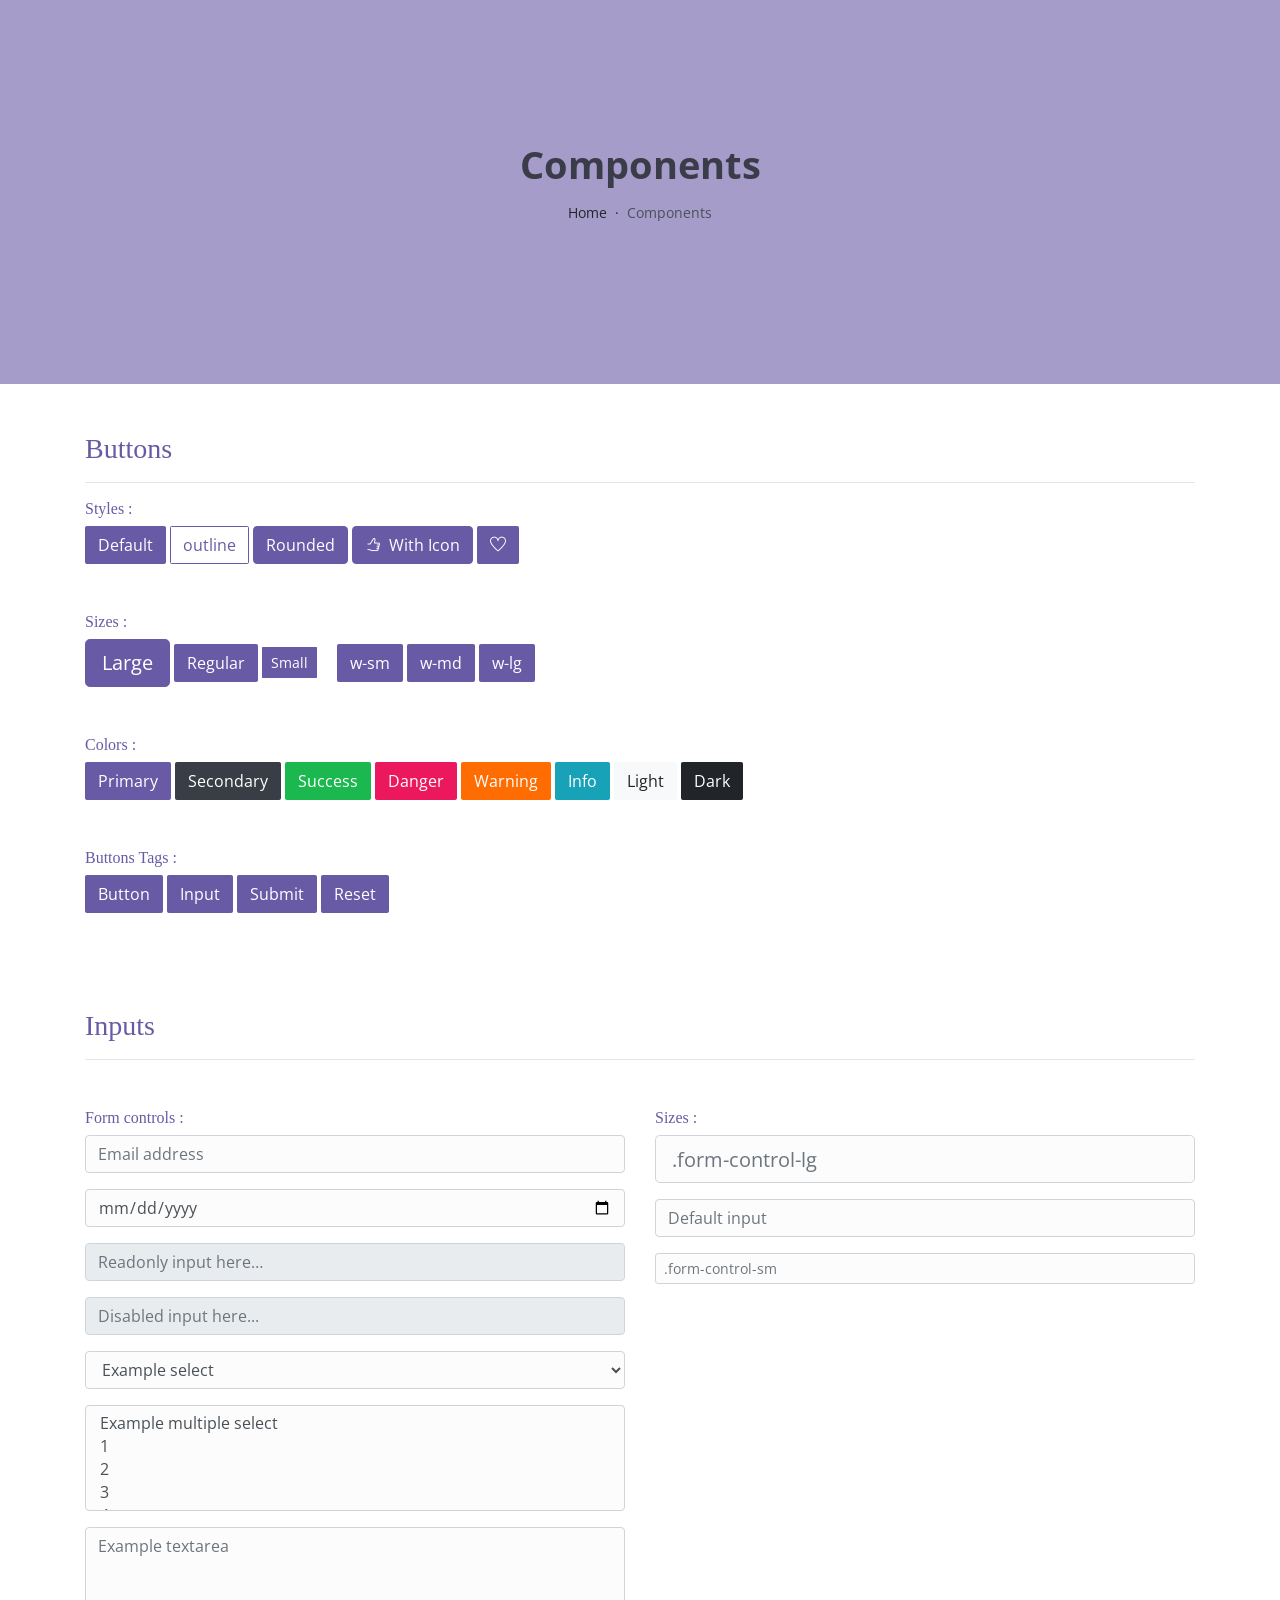
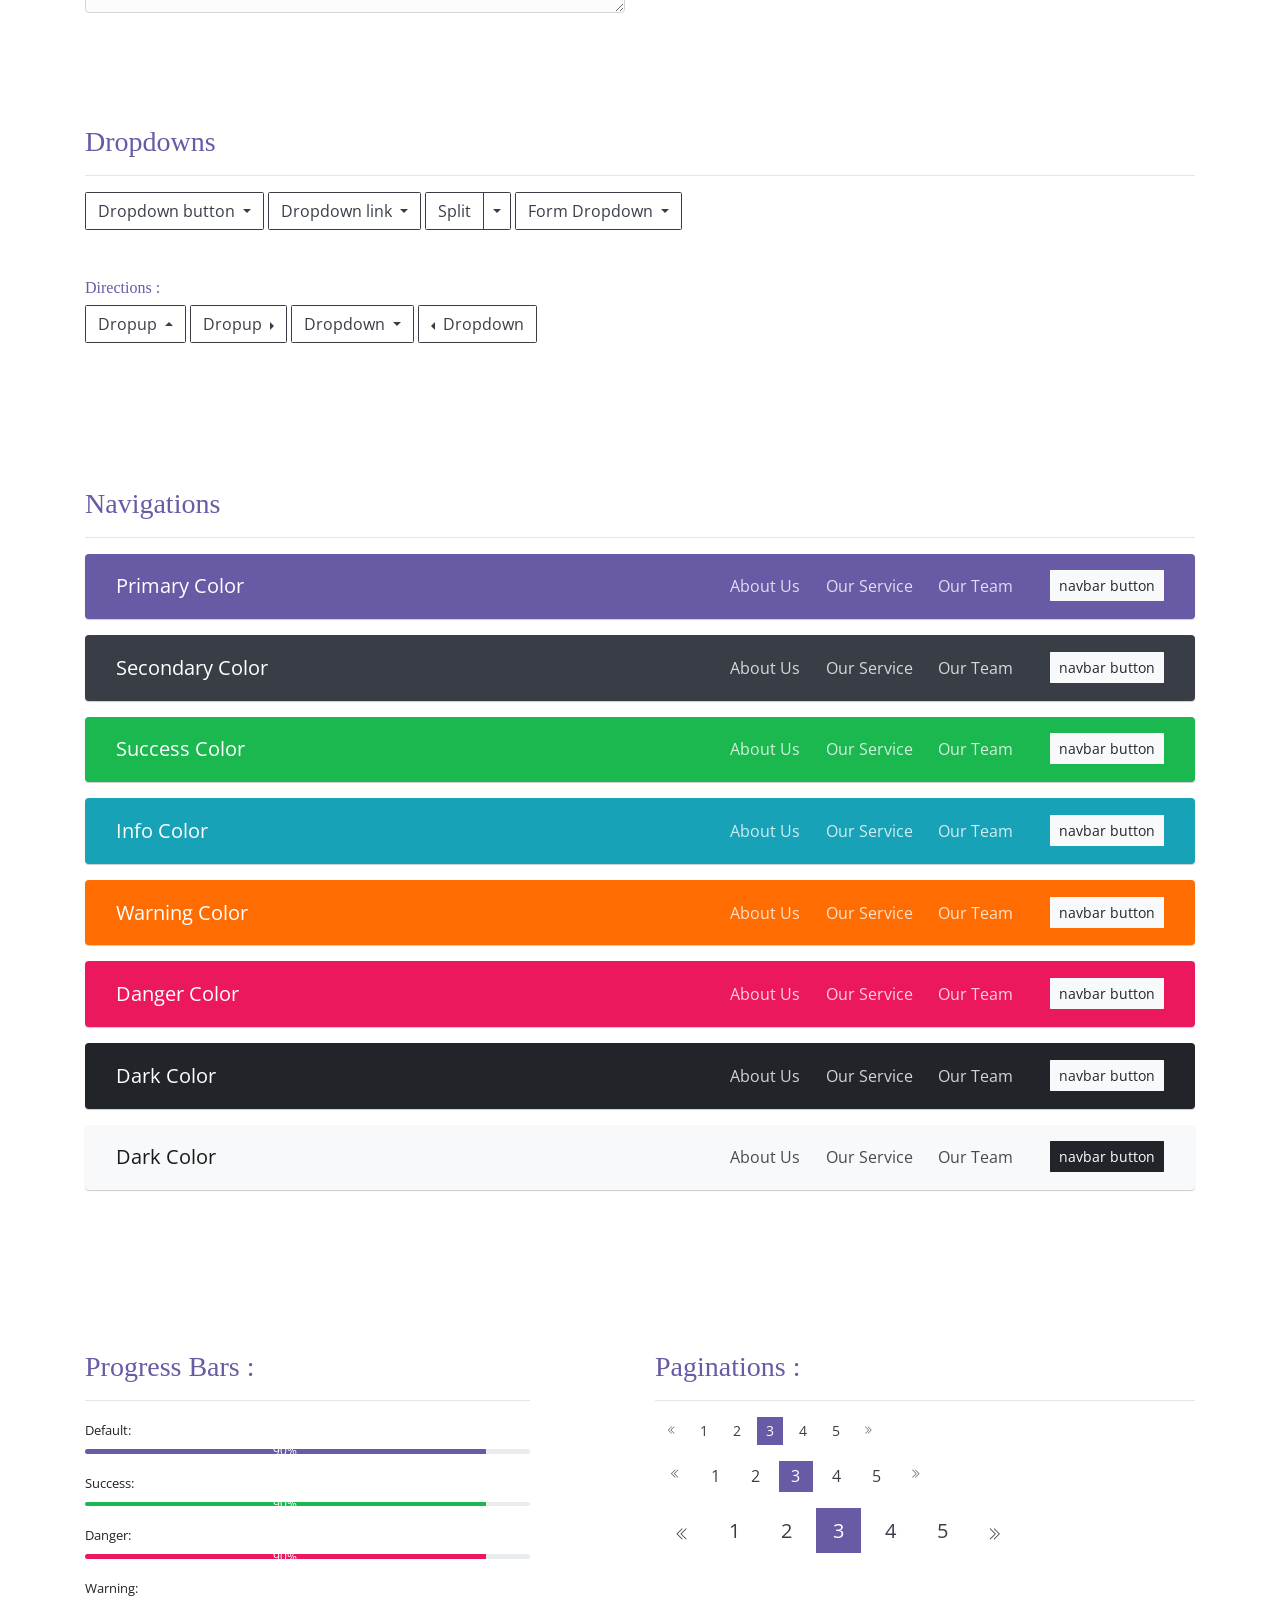
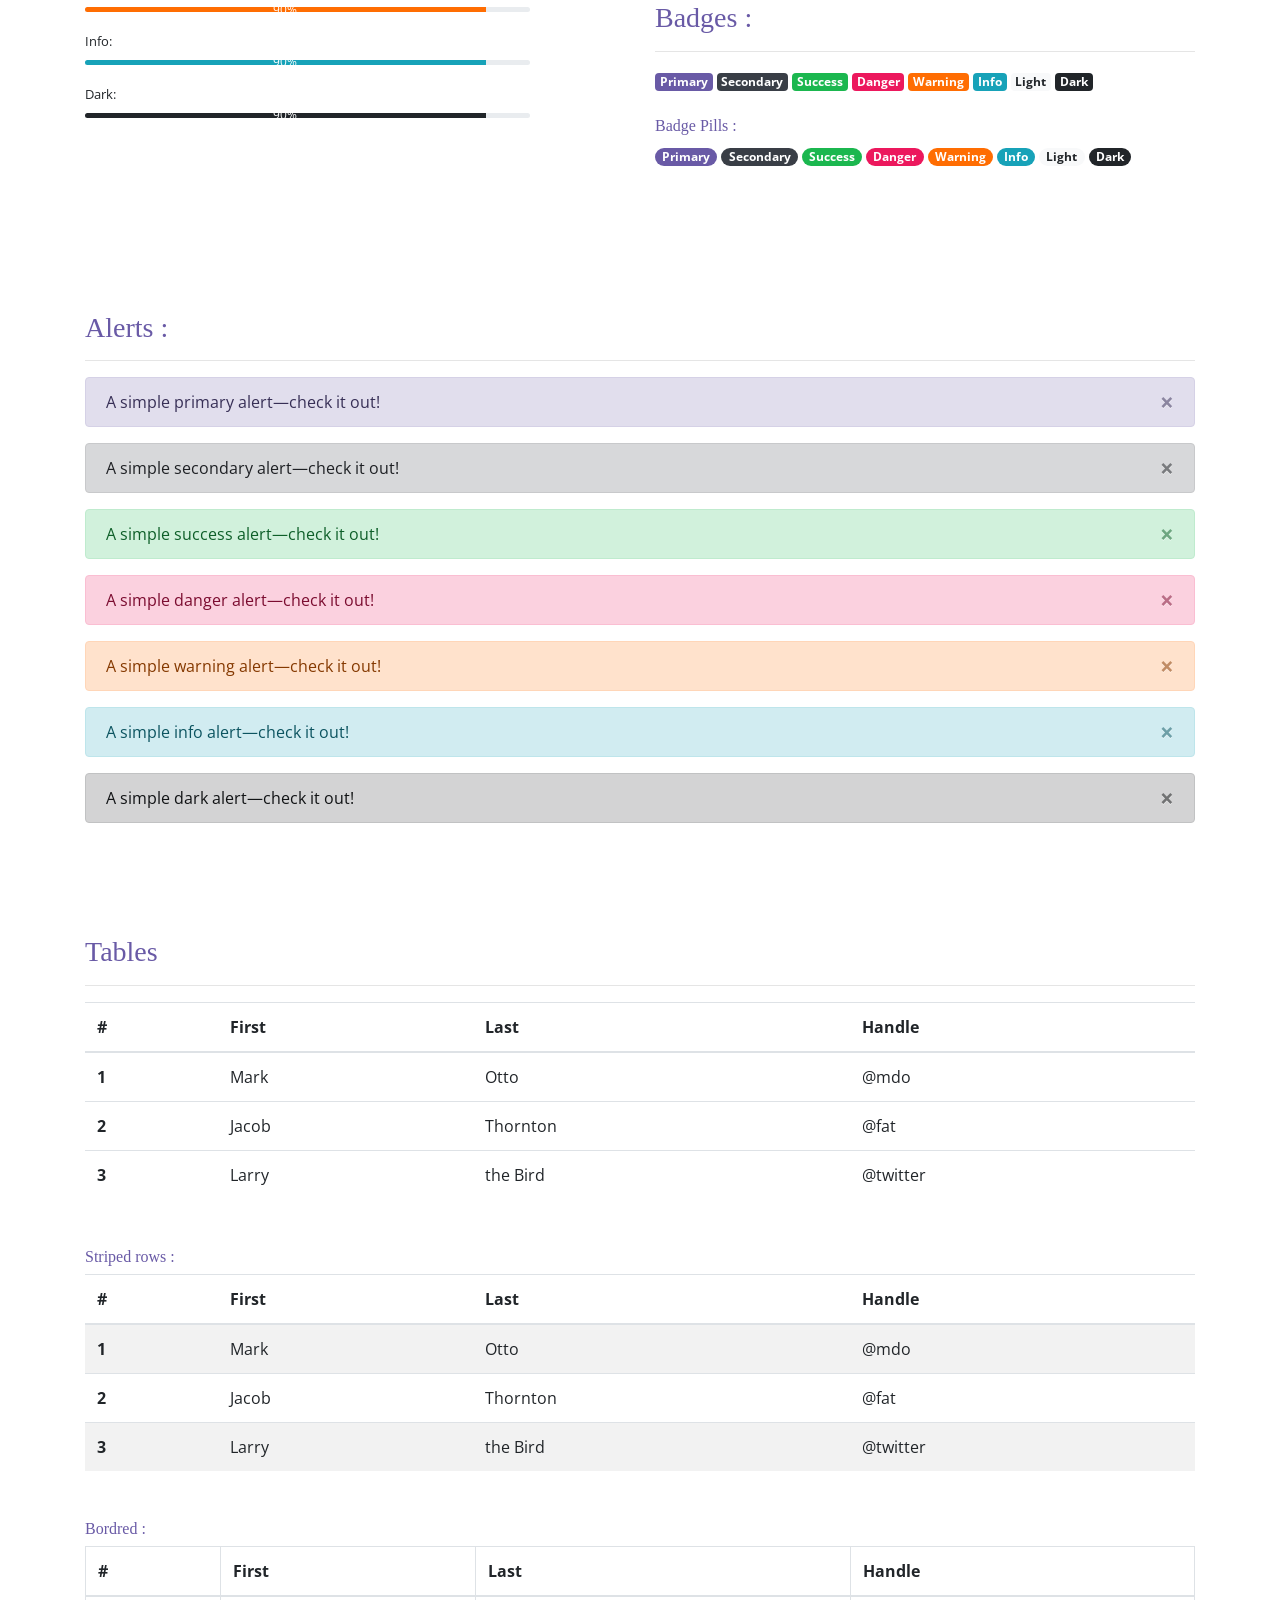
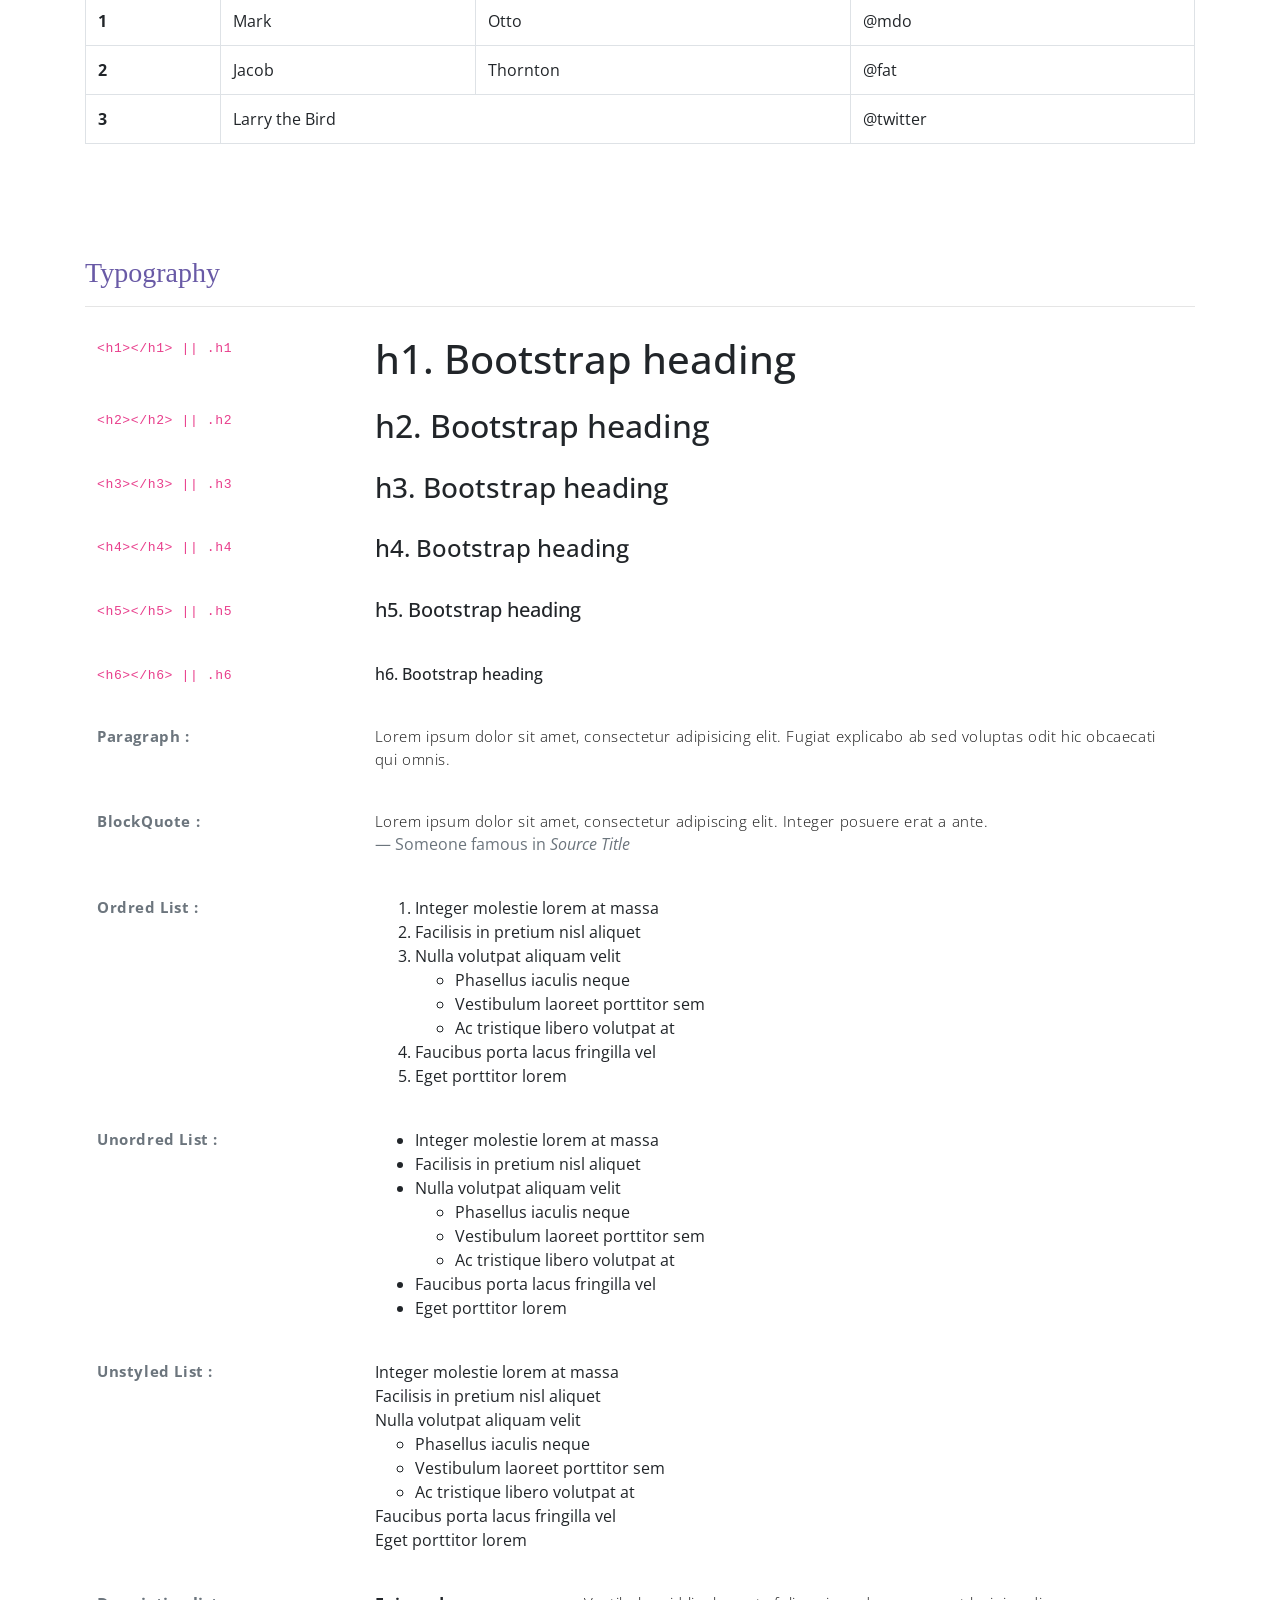
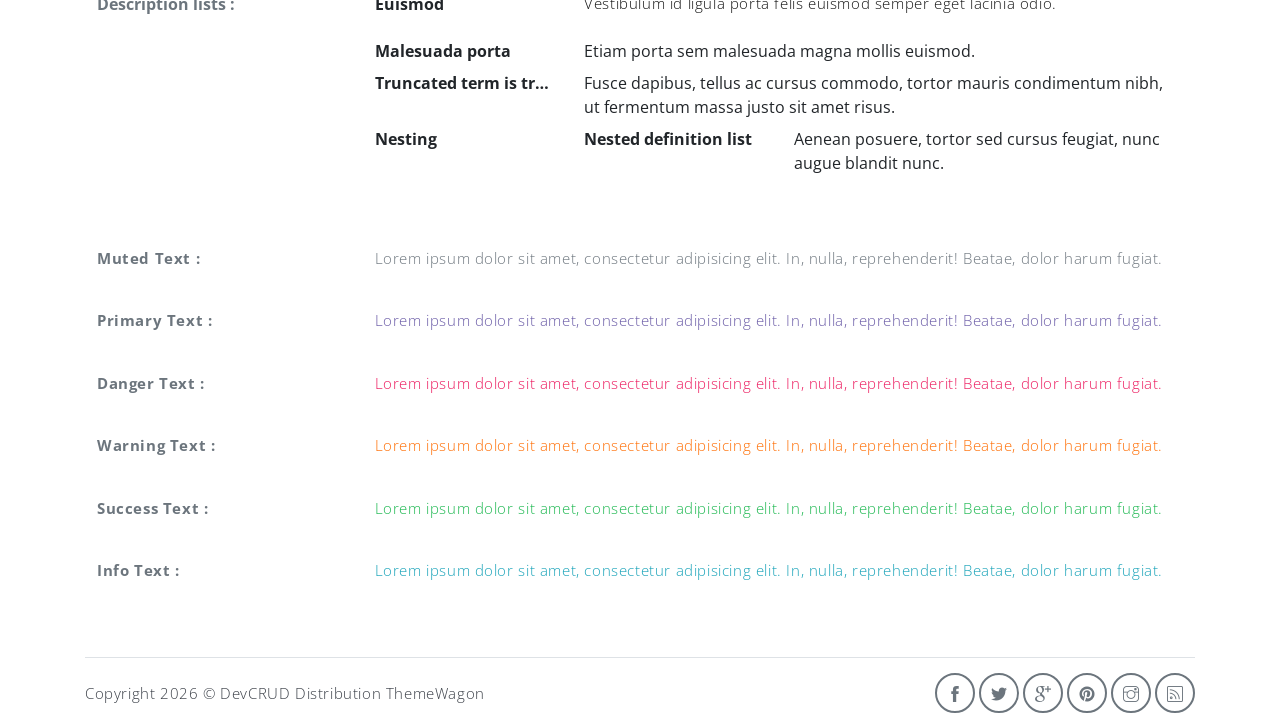
<file: components.html>
<!DOCTYPE html>
<html lang="en">

<head>
   <meta charset="utf-8">
   <meta name="viewport" content="width=device-width, initial-scale=1, shrink-to-fit=no">
   <meta name="description" content="Start your development with Meyawo landing page.">
   <meta name="author" content="Devcrud">
   <title>Meyawo Landing page | Components</title>
   <!-- font icons -->
   <link rel="stylesheet" href="assets/vendors/themify-icons/css/themify-icons.css">
   <!-- Bootstrap + Steller  -->
   <link rel="stylesheet" href="assets/css/meyawo.css">
</head>

<body>

   <!-- Page Header -->
   <header class="header header-mini">
      <div class="header-title">Components</div>
      <nav aria-label="breadcrumb">
         <ol class="breadcrumb">
            <li class="breadcrumb-item"><a href="/">Home</a></li>
            <li class="breadcrumb-item active" aria-current="page">Components</li>
         </ol>
      </nav>
   </header> <!-- End Of Page Header -->

   <!-- main content -->
   <div class="container">

      <!-- Buttons -->
      <h3 class="mt-5">Buttons</h3>
      <hr>
      <h6 class="section-secondary-title">Styles :</h6>
      <button class="btn btn-primary">Default</button>
      <button class="btn btn-outline-primary">outline</button>
      <button class="btn btn-primary rounded">Rounded</button>
      <button class="btn btn-primary rounded"><i class="ti-thumb-up pr-1"></i> With Icon</button>
      <button class="btn btn-primary circle"><i class="ti-heart"></i></button>

      <h6 class="section-secondary-title mt-5">Sizes :</h6>
      <button class="btn btn-primary btn-lg">Large</button>
      <button class="btn btn-primary ">Regular</button>
      <button class="btn btn-primary btn-sm">Small</button>
      <button class="btn btn-primary w-sm ml-3">w-sm</button>
      <button class="btn btn-primary w-md">w-md</button>
      <button class="btn btn-primary w-lg">w-lg</button>

      <h6 class="section-secondary-title mt-5">Colors :</h6>
      <button type="button" class="btn btn-primary">Primary</button>
      <button type="button" class="btn btn-secondary">Secondary</button>
      <button type="button" class="btn btn-success">Success</button>
      <button type="button" class="btn btn-danger">Danger</button>
      <button type="button" class="btn btn-warning">Warning</button>
      <button type="button" class="btn btn-info">Info</button>
      <button type="button" class="btn btn-light">Light</button>
      <button type="button" class="btn btn-dark">Dark</button>

      <h6 class="section-secondary-title mt-5">Buttons Tags :</h6>
      <button class="btn btn-primary" type="submit">Button</button>
      <input class="btn btn-primary" type="button" value="Input">
      <input class="btn btn-primary" type="submit" value="Submit">
      <input class="btn btn-primary" type="reset" value="Reset">

      <!-- devider -->
      <div class="py-5"></div>

      <!-- Inputs -->
      <h3>Inputs</h3>
      <hr>
      <div class="row mt-5">
         <div class="col-md-6">
            <h6 class="section-secondary-title">Form controls :</h6>
            <div class="form-group">
               <input type="email" class="form-control" id="exampleFormControlInput1" placeholder="Email address">
            </div>
            <div class="form-group">
               <input type="date" class="form-control" id="exampleFormControlInput1" placeholder="Date">
            </div>
            <div class="form-group">
               <input class="form-control" type="text" placeholder="Readonly input here…" readonly>
            </div>
            <div class="form-group">
               <input class="form-control" id="disabledInput" type="text" placeholder="Disabled input here..." disabled>
            </div>
            <div class="form-group">
               <select class="form-control" id="exampleFormControlSelect1">
                  <option>Example select</option>
                  <option>1</option>
                  <option>2</option>
                  <option>3</option>
                  <option>4</option>
                  <option>5</option>
               </select>
            </div>
            <div class="form-group">
               <select multiple class="form-control" id="exampleFormControlSelect2">
                  <option>Example multiple select</option>
                  <option>1</option>
                  <option>2</option>
                  <option>3</option>
                  <option>4</option>
                  <option>5</option>
               </select>
            </div>
            <div class="form-group">
               <textarea class="form-control" id="exampleFormControlTextarea1" rows="3"
                  placeholder="Example textarea"></textarea>
            </div>
         </div>
         <div class="col-md-6">
            <h6 class="section-secondary-title">Sizes :</h6>
            <div class="form-group">
               <input class="form-control form-control-lg" type="text" placeholder=".form-control-lg">
            </div>
            <div class="form-group">
               <input class="form-control" type="text" placeholder="Default input">
            </div>
            <div class="form-group">
               <input class="form-control form-control-sm" type="text" placeholder=".form-control-sm">
            </div>
         </div>
      </div> <!-- end of inputs -->

      <!-- devider -->
      <div class="py-5"></div>

      <!-- Dropdowns -->
      <h3 class="components-section-title font-weight-normal">Dropdowns</h3>
      <hr>
      <div class="dropdown d-inline-block">
         <button class="btn btn-outline-secondary dropdown-toggle" type="button" id="dropdownMenuButton"
            data-toggle="dropdown" aria-haspopup="true" aria-expanded="false">
            Dropdown button
         </button>
         <div class="dropdown-menu" aria-labelledby="dropdownMenuButton">
            <a class="dropdown-item" href="#">Action</a>
            <a class="dropdown-item" href="#">Another action</a>
            <a class="dropdown-item" href="#">Something else here</a>
         </div>
      </div>
      <div class="dropdown d-inline-block">
         <a class="btn btn-outline-secondary dropdown-toggle" href="#" role="button" id="dropdownMenuLink"
            data-toggle="dropdown" aria-haspopup="true" aria-expanded="false">
            Dropdown link
         </a>
         <div class="dropdown-menu" aria-labelledby="dropdownMenuLink">
            <a class="dropdown-item" href="#">Action</a>
            <a class="dropdown-item" href="#">Another action</a>
            <a class="dropdown-item" href="#">Something else here</a>
         </div>
      </div>
      <div class="btn-group">
         <button type="button" class="btn btn-outline-secondary">Split</button>
         <button type="button" class="btn btn-outline-secondary dropdown-toggle dropdown-toggle-split"
            data-toggle="dropdown" aria-haspopup="true" aria-expanded="false">
            <span class="sr-only">Toggle Dropdown</span>
         </button>
         <div class="dropdown-menu">
            <a class="dropdown-item" href="#">Action</a>
            <a class="dropdown-item" href="#">Another action</a>
            <a class="dropdown-item" href="#">Something else here</a>
            <div class="dropdown-divider"></div>
            <a class="dropdown-item" href="#">Separated link</a>
         </div>
      </div>
      <div class="btn-group">
         <button class="btn btn-outline-secondary dropdown-toggle" type="button" id="dropdownMenuButton"
            data-toggle="dropdown" aria-haspopup="true" aria-expanded="false">
            Form Dropdown
         </button>
         <div class="dropdown-menu form">
            <form class="px-4 py-3">
               <div class="form-group">
                  <input type="email" class="form-control" id="exampleDropdownFormEmail1"
                     placeholder="email@example.com">
               </div>
               <div class="form-group">
                  <input type="password" class="form-control" id="exampleDropdownFormPassword1" placeholder="Password">
               </div>
               <div class="form-check mb-3">
                  <input type="checkbox" class="form-check-input" id="dropdownCheck">
                  <label class="form-check-label" for="dropdownCheck">
                     Remember me
                  </label>
               </div>
               <button type="submit" class="btn btn-primary btn-block">Sign in</button>
            </form>
            <div class="dropdown-divider"></div>
            <a class="dropdown-item" href="#"><small>New around here? Sign up</small></a>
            <a class="dropdown-item" href="#"><small>Forgot password?</small></a>
         </div>
      </div>
      <h6 class="section-secondary-title mt-5">Directions :</h6>
      <div class="btn-group dropup">
         <button type="button" class="btn btn-outline-secondary dropdown-toggle" data-toggle="dropdown"
            aria-haspopup="true" aria-expanded="false">
            Dropup
         </button>
         <div class="dropdown-menu">
            <a class="dropdown-item" href="#">Action</a>
            <a class="dropdown-item" href="#">Another action</a>
            <a class="dropdown-item" href="#">Something else here</a>
            <div class="dropdown-divider"></div>
            <a class="dropdown-item" href="#">Separated link</a>
         </div>
      </div>
      <div class="btn-group dropright">
         <button type="button" class="btn btn-outline-secondary dropdown-toggle" data-toggle="dropdown"
            aria-haspopup="true" aria-expanded="false">
            Dropup
         </button>
         <div class="dropdown-menu">
            <a class="dropdown-item" href="#">Action</a>
            <a class="dropdown-item" href="#">Another action</a>
            <a class="dropdown-item" href="#">Something else here</a>
            <div class="dropdown-divider"></div>
            <a class="dropdown-item" href="#">Separated link</a>
         </div>
      </div>
      <div class="btn-group">
         <button type="button" class="btn btn-outline-secondary dropdown-toggle" data-toggle="dropdown"
            aria-haspopup="true" aria-expanded="false">
            Dropdown
         </button>
         <div class="dropdown-menu">
            <a class="dropdown-item" href="#">Action</a>
            <a class="dropdown-item" href="#">Another action</a>
            <a class="dropdown-item" href="#">Something else here</a>
            <div class="dropdown-divider"></div>
            <a class="dropdown-item" href="#">Separated link</a>
         </div>
      </div>
      <div class="btn-group dropleft">
         <button type="button" class="btn btn-outline-secondary dropdown-toggle" data-toggle="dropdown"
            aria-haspopup="true" aria-expanded="false">
            Dropdown
         </button>
         <div class="dropdown-menu">
            <a class="dropdown-item" href="#">Action</a>
            <a class="dropdown-item" href="#">Another action</a>
            <a class="dropdown-item" href="#">Something else here</a>
            <div class="dropdown-divider"></div>
            <a class="dropdown-item" href="#">Separated link</a>
         </div>
      </div> <!-- end of Dropdowns -->

      <!-- devider -->
      <div class="py-5"></div>

      <!-- navbars -->
      <h3 class="components-section-title font-weight-normal mt-5">Navigations</h3>
      <hr>
      <nav class="navbar navbar-expand-sm navbar-dark bg-primary rounded shadow mb-3">
         <div class="container">
            <a class="navbar-brand" href="#">Primary Color</a>
            <button class="navbar-toggler ml-auto" type="button" data-toggle="collapse"
               data-target="#navbarSupportedContent" aria-controls="navbarSupportedContent" aria-expanded="false"
               aria-label="Toggle navigation">
               <span class="navbar-toggler-icon"></span>
            </button>
            <div class="collapse navbar-collapse" id="navbarSupportedContent">
               <ul class="navbar-nav ml-auto">
                  <li class="nav-item">
                     <a class="nav-link" href="#about">About Us</a>
                  </li>
                  <li class="nav-item">
                     <a class="nav-link" href="#service">Our Service</a>
                  </li>
                  <li class="nav-item">
                     <a class="nav-link" href="#team">Our Team</a>
                  </li>
                  <li class="nav-item">
                     <a href="#book-table" class="ml-4 mt-1 btn btn-light btn-sm">navbar button</a>
                  </li>
               </ul>
            </div>
         </div>
      </nav>
      <nav class="navbar navbar-expand-sm navbar-dark bg-secondary rounded shadow mb-3">
         <div class="container">
            <a class="navbar-brand" href="#">Secondary Color</a>
            <button class="navbar-toggler ml-auto" type="button" data-toggle="collapse"
               data-target="#navbarSupportedContent" aria-controls="navbarSupportedContent" aria-expanded="false"
               aria-label="Toggle navigation">
               <span class="navbar-toggler-icon"></span>
            </button>
            <div class="collapse navbar-collapse" id="navbarSupportedContent">
               <ul class="navbar-nav ml-auto">
                  <li class="nav-item">
                     <a class="nav-link" href="#about">About Us</a>
                  </li>
                  <li class="nav-item">
                     <a class="nav-link" href="#service">Our Service</a>
                  </li>
                  <li class="nav-item">
                     <a class="nav-link" href="#team">Our Team</a>
                  </li>
                  <li class="nav-item">
                     <a href="#book-table" class="ml-4 mt-1 btn btn-light btn-sm">navbar button</a>
                  </li>
               </ul>
            </div>
         </div>
      </nav>
      <nav class="navbar navbar-expand-sm navbar-dark bg-success rounded shadow mb-3">
         <div class="container">
            <a class="navbar-brand" href="#">Success Color</a>
            <button class="navbar-toggler ml-auto" type="button" data-toggle="collapse"
               data-target="#navbarSupportedContent" aria-controls="navbarSupportedContent" aria-expanded="false"
               aria-label="Toggle navigation">
               <span class="navbar-toggler-icon"></span>
            </button>
            <div class="collapse navbar-collapse" id="navbarSupportedContent">
               <ul class="navbar-nav ml-auto">
                  <li class="nav-item">
                     <a class="nav-link" href="#about">About Us</a>
                  </li>
                  <li class="nav-item">
                     <a class="nav-link" href="#service">Our Service</a>
                  </li>
                  <li class="nav-item">
                     <a class="nav-link" href="#team">Our Team</a>
                  </li>
                  <li class="nav-item">
                     <a href="#book-table" class="ml-4 mt-1 btn btn-light btn-sm">navbar button</a>
                  </li>
               </ul>
            </div>
         </div>
      </nav>
      <nav class="navbar navbar-expand-sm navbar-dark bg-info rounded shadow mb-3">
         <div class="container">
            <a class="navbar-brand" href="#">Info Color</a>
            <button class="navbar-toggler ml-auto" type="button" data-toggle="collapse"
               data-target="#navbarSupportedContent" aria-controls="navbarSupportedContent" aria-expanded="false"
               aria-label="Toggle navigation">
               <span class="navbar-toggler-icon"></span>
            </button>
            <div class="collapse navbar-collapse" id="navbarSupportedContent">
               <ul class="navbar-nav ml-auto">
                  <li class="nav-item">
                     <a class="nav-link" href="#about">About Us</a>
                  </li>
                  <li class="nav-item">
                     <a class="nav-link" href="#service">Our Service</a>
                  </li>
                  <li class="nav-item">
                     <a class="nav-link" href="#team">Our Team</a>
                  </li>
                  <li class="nav-item">
                     <a href="#book-table" class="ml-4 mt-1 btn btn-light btn-sm">navbar button</a>
                  </li>
               </ul>
            </div>
         </div>
      </nav>
      <nav class="navbar navbar-expand-sm navbar-dark bg-warning rounded shadow mb-3">
         <div class="container">
            <a class="navbar-brand" href="#">Warning Color</a>
            <button class="navbar-toggler ml-auto" type="button" data-toggle="collapse"
               data-target="#navbarSupportedContent" aria-controls="navbarSupportedContent" aria-expanded="false"
               aria-label="Toggle navigation">
               <span class="navbar-toggler-icon"></span>
            </button>
            <div class="collapse navbar-collapse" id="navbarSupportedContent">
               <ul class="navbar-nav ml-auto">
                  <li class="nav-item">
                     <a class="nav-link" href="#about">About Us</a>
                  </li>
                  <li class="nav-item">
                     <a class="nav-link" href="#service">Our Service</a>
                  </li>
                  <li class="nav-item">
                     <a class="nav-link" href="#team">Our Team</a>
                  </li>
                  <li class="nav-item">
                     <a href="#book-table" class="ml-4 mt-1 btn btn-light btn-sm">navbar button</a>
                  </li>
               </ul>
            </div>
         </div>
      </nav>
      <nav class="navbar navbar-expand-sm navbar-dark bg-danger rounded shadow mb-3">
         <div class="container">
            <a class="navbar-brand" href="#">Danger Color</a>
            <button class="navbar-toggler ml-auto" type="button" data-toggle="collapse"
               data-target="#navbarSupportedContent" aria-controls="navbarSupportedContent" aria-expanded="false"
               aria-label="Toggle navigation">
               <span class="navbar-toggler-icon"></span>
            </button>
            <div class="collapse navbar-collapse" id="navbarSupportedContent">
               <ul class="navbar-nav ml-auto">
                  <li class="nav-item">
                     <a class="nav-link" href="#about">About Us</a>
                  </li>
                  <li class="nav-item">
                     <a class="nav-link" href="#service">Our Service</a>
                  </li>
                  <li class="nav-item">
                     <a class="nav-link" href="#team">Our Team</a>
                  </li>
                  <li class="nav-item">
                     <a href="#book-table" class="ml-4 mt-1 btn btn-light btn-sm">navbar button</a>
                  </li>
               </ul>
            </div>
         </div>
      </nav>
      <nav class="navbar navbar-expand-sm navbar-dark bg-dark rounded shadow mb-3">
         <div class="container">
            <a class="navbar-brand" href="#">Dark Color</a>
            <button class="navbar-toggler ml-auto" type="button" data-toggle="collapse"
               data-target="#navbarSupportedContent" aria-controls="navbarSupportedContent" aria-expanded="false"
               aria-label="Toggle navigation">
               <span class="navbar-toggler-icon"></span>
            </button>
            <div class="collapse navbar-collapse" id="navbarSupportedContent">
               <ul class="navbar-nav ml-auto">
                  <li class="nav-item">
                     <a class="nav-link" href="#about">About Us</a>
                  </li>
                  <li class="nav-item">
                     <a class="nav-link" href="#service">Our Service</a>
                  </li>
                  <li class="nav-item">
                     <a class="nav-link" href="#team">Our Team</a>
                  </li>
                  <li class="nav-item">
                     <a href="#book-table" class="ml-4 mt-1 btn btn-light btn-sm">navbar button</a>
                  </li>
               </ul>
            </div>
         </div>
      </nav>
      <nav class="navbar navbar-expand-sm navbar-light bg-light rounded shadow mb-3">
         <div class="container">
            <a class="navbar-brand" href="#">Dark Color</a>
            <button class="navbar-toggler ml-auto" type="button" data-toggle="collapse"
               data-target="#navbarSupportedContent" aria-controls="navbarSupportedContent" aria-expanded="false"
               aria-label="Toggle navigation">
               <span class="navbar-toggler-icon"></span>
            </button>
            <div class="collapse navbar-collapse" id="navbarSupportedContent">
               <ul class="navbar-nav ml-auto">
                  <li class="nav-item">
                     <a class="nav-link" href="#about">About Us</a>
                  </li>
                  <li class="nav-item">
                     <a class="nav-link" href="#service">Our Service</a>
                  </li>
                  <li class="nav-item">
                     <a class="nav-link" href="#team">Our Team</a>
                  </li>
                  <li class="nav-item">
                     <a href="#book-table" class="ml-4 mt-1 btn btn-dark btn-sm">navbar button</a>
                  </li>
               </ul>
            </div>
         </div>
      </nav>
      <!-- End of navbars -->

      <!-- devider -->
      <div class="py-5"></div>

      <!-- progress bars -->
      <div class="row justify-content-between">
         <div class="col-md-5">
            <h3 class="components-section-title font-weight-normal mt-5">Progress Bars :</h3>
            <hr>
            <small>Default: </small>
            <div class="progress mt-2 mb-3">
               <div class="progress-bar" role="progressbar" style="width: 90%" aria-valuenow="25" aria-valuemin="0"
                  aria-valuemax="100"><span>90%</span></div>
            </div>
            <small>Success:</small>
            <div class="progress mt-2 mb-3">
               <div class="progress-bar bg-success" role="progressbar" style="width: 90%" aria-valuenow="25"
                  aria-valuemin="0" aria-valuemax="100"><span>90%</span></div>
            </div>
            <small>Danger:</small>
            <div class="progress mt-2 mb-3">
               <div class="progress-bar bg-danger" role="progressbar" style="width: 90%" aria-valuenow="25"
                  aria-valuemin="0" aria-valuemax="100"><span>90%</span></div>
            </div>
            <small>Warning:</small>
            <div class="progress mt-2 mb-3">
               <div class="progress-bar bg-warning" role="progressbar" style="width: 90%" aria-valuenow="25"
                  aria-valuemin="0" aria-valuemax="100"><span>90%</span></div>
            </div>
            <small>Info:</small>
            <div class="progress mt-2 mb-3">
               <div class="progress-bar bg-info" role="progressbar" style="width: 90%" aria-valuenow="25"
                  aria-valuemin="0" aria-valuemax="100"><span>90%</span></div>
            </div>
            <small>Dark:</small>
            <div class="progress mt-2 mb-3">
               <div class="progress-bar bg-dark" role="progressbar" style="width: 90%" aria-valuenow="25"
                  aria-valuemin="0" aria-valuemax="100"><span>90%</span></div>
            </div>
         </div>
         <div class="col-md-6">
            <h3 class="components-section-title font-weight-normal mt-5">Paginations :</h3>
            <hr>
            <nav aria-label="Page navigation example">
               <ul class="pagination pagination-sm">
                  <li class="page-item"><a class="page-link" href="#"><i class="ti-angle-double-left"></i></a></li>
                  <li class="page-item"><a class="page-link" href="#">1</a></li>
                  <li class="page-item"><a class="page-link" href="#">2</a></li>
                  <li class="page-item active"><a class="page-link" href="#">3</a></li>
                  <li class="page-item"><a class="page-link" href="#">4</a></li>
                  <li class="page-item"><a class="page-link" href="#">5</a></li>
                  <li class="page-item"><a class="page-link" href="#"><i class="ti-angle-double-right"></i></a></li>
               </ul>
            </nav>
            <nav aria-label="Page navigation example">
               <ul class="pagination">
                  <li class="page-item"><a class="page-link" href="#"><i class="ti-angle-double-left"></i></a></li>
                  <li class="page-item"><a class="page-link" href="#">1</a></li>
                  <li class="page-item"><a class="page-link" href="#">2</a></li>
                  <li class="page-item active"><a class="page-link" href="#">3</a></li>
                  <li class="page-item"><a class="page-link" href="#">4</a></li>
                  <li class="page-item"><a class="page-link" href="#">5</a></li>
                  <li class="page-item"><a class="page-link" href="#"><i class="ti-angle-double-right"></i></a></li>
               </ul>
            </nav>
            <nav aria-label="Page navigation example">
               <ul class="pagination pagination-lg">
                  <li class="page-item"><a class="page-link" href="#"><i class="ti-angle-double-left"></i></a></li>
                  <li class="page-item"><a class="page-link" href="#">1</a></li>
                  <li class="page-item"><a class="page-link" href="#">2</a></li>
                  <li class="page-item active"><a class="page-link" href="#">3</a></li>
                  <li class="page-item"><a class="page-link" href="#">4</a></li>
                  <li class="page-item"><a class="page-link" href="#">5</a></li>
                  <li class="page-item"><a class="page-link" href="#"><i class="ti-angle-double-right"></i></a></li>
               </ul>
            </nav>

            <!-- Badges -->
            <h3 class="components-section-title font-weight-normal mt-5">Badges :</h3>
            <hr>
            <span class="badge badge-primary">Primary</span>
            <span class="badge badge-secondary">Secondary</span>
            <span class="badge badge-success">Success</span>
            <span class="badge badge-danger">Danger</span>
            <span class="badge badge-warning">Warning</span>
            <span class="badge badge-info">Info</span>
            <span class="badge badge-light">Light</span>
            <span class="badge badge-dark">Dark</span>
            <h6 class="section-secondary-title mt-4 mb-2">Badge Pills :</h6>
            <span class="badge badge-pill badge-primary">Primary</span>
            <span class="badge badge-pill badge-secondary">Secondary</span>
            <span class="badge badge-pill badge-success">Success</span>
            <span class="badge badge-pill badge-danger">Danger</span>
            <span class="badge badge-pill badge-warning">Warning</span>
            <span class="badge badge-pill badge-info">Info</span>
            <span class="badge badge-pill badge-light">Light</span>
            <span class="badge badge-pill badge-dark">Dark</span>
         </div>
      </div> <!-- End of Progress bars -->

      <!-- devider -->
      <div class="py-5"></div>

      <!-- Alerts -->
      <h3 class="components-section-title font-weight-normal mt-5">Alerts :</h3>
      <hr>
      <div class="alert alert-primary alert-dismissible fade show" role="alert">
         A simple primary alert—check it out!
         <button type="button" class="close" data-dismiss="alert" aria-label="Close">
            <span aria-hidden="true">&times;</span>
         </button>
      </div>
      <div class="alert alert-secondary alert-dismissible fade show" role="alert">
         A simple secondary alert—check it out!
         <button type="button" class="close" data-dismiss="alert" aria-label="Close">
            <span aria-hidden="true">&times;</span>
         </button>
      </div>
      <div class="alert alert-success alert-dismissible fade show" role="alert">
         A simple success alert—check it out!
         <button type="button" class="close" data-dismiss="alert" aria-label="Close">
            <span aria-hidden="true">&times;</span>
         </button>
      </div>
      <div class="alert alert-danger alert-dismissible fade show" role="alert">
         A simple danger alert—check it out!
         <button type="button" class="close" data-dismiss="alert" aria-label="Close">
            <span aria-hidden="true">&times;</span>
         </button>
      </div>
      <div class="alert alert-warning alert-dismissible fade show" role="alert">
         A simple warning alert—check it out!
         <button type="button" class="close" data-dismiss="alert" aria-label="Close">
            <span aria-hidden="true">&times;</span>
         </button>
      </div>
      <div class="alert alert-info alert-dismissible fade show" role="alert">
         A simple info alert—check it out!
         <button type="button" class="close" data-dismiss="alert" aria-label="Close">
            <span aria-hidden="true">&times;</span>
         </button>
      </div>
      <div class="alert alert-dark alert-dismissible fade show" role="alert">
         A simple dark alert—check it out!
         <button type="button" class="close" data-dismiss="alert" aria-label="Close">
            <span aria-hidden="true">&times;</span>
         </button>
      </div>
      <!-- end of alerts -->

      <!-- devider -->
      <div class="py-5"></div>

      <!-- tables -->
      <h3 class="components-section-title">Tables</h3>
      <hr>
      <table class="table">
         <thead>
            <tr>
               <th scope="col">#</th>
               <th scope="col">First</th>
               <th scope="col">Last</th>
               <th scope="col">Handle</th>
            </tr>
         </thead>
         <tbody>
            <tr>
               <th scope="row">1</th>
               <td>Mark</td>
               <td>Otto</td>
               <td>@mdo</td>
            </tr>
            <tr>
               <th scope="row">2</th>
               <td>Jacob</td>
               <td>Thornton</td>
               <td>@fat</td>
            </tr>
            <tr>
               <th scope="row">3</th>
               <td>Larry</td>
               <td>the Bird</td>
               <td>@twitter</td>
            </tr>
         </tbody>
      </table>

      <h6 class="section-secondary-title mt-5">Striped rows :</h6>
      <table class="table table-striped">
         <thead>
            <tr>
               <th scope="col">#</th>
               <th scope="col">First</th>
               <th scope="col">Last</th>
               <th scope="col">Handle</th>
            </tr>
         </thead>
         <tbody>
            <tr>
               <th scope="row">1</th>
               <td>Mark</td>
               <td>Otto</td>
               <td>@mdo</td>
            </tr>
            <tr>
               <th scope="row">2</th>
               <td>Jacob</td>
               <td>Thornton</td>
               <td>@fat</td>
            </tr>
            <tr>
               <th scope="row">3</th>
               <td>Larry</td>
               <td>the Bird</td>
               <td>@twitter</td>
            </tr>
         </tbody>
      </table>

      <h6 class="section-secondary-title mt-5">Bordred :</h6>
      <table class="table table-bordered">
         <thead>
            <tr>
               <th scope="col">#</th>
               <th scope="col">First</th>
               <th scope="col">Last</th>
               <th scope="col">Handle</th>
            </tr>
         </thead>
         <tbody>
            <tr>
               <th scope="row">1</th>
               <td>Mark</td>
               <td>Otto</td>
               <td>@mdo</td>
            </tr>
            <tr>
               <th scope="row">2</th>
               <td>Jacob</td>
               <td>Thornton</td>
               <td>@fat</td>
            </tr>
            <tr>
               <th scope="row">3</th>
               <td colspan="2">Larry the Bird</td>
               <td>@twitter</td>
            </tr>
         </tbody>
      </table>
      <!-- end of tables -->

      <!-- devider -->
      <div class="py-5"></div>

      <!-- typography -->
      <h3 class="components-section-title">Typography</h3>
      <hr>
      <table class="table table-borderless v-align-center">
         <tbody>
            <tr>
               <td>
                  <p><code class="highlighter-rouge">&lt;h1&gt;&lt;/h1&gt; || .h1</code></p>
               </td>
               <td class="w-75"><span class="h1">h1. Bootstrap heading</span></td>
            </tr>
            <tr>
               <td>
                  <p><code class="highlighter-rouge">&lt;h2&gt;&lt;/h2&gt; || .h2</code></p>
               </td>
               <td><span class="h2">h2. Bootstrap heading</span></td>
            </tr>
            <tr>
               <td>
                  <p><code class="highlighter-rouge">&lt;h3&gt;&lt;/h3&gt; || .h3</code></p>
               </td>
               <td><span class="h3">h3. Bootstrap heading</span></td>
            </tr>
            <tr>
               <td>
                  <p><code class="highlighter-rouge">&lt;h4&gt;&lt;/h4&gt; || .h4</code></p>
               </td>
               <td><span class="h4">h4. Bootstrap heading</span></td>
            </tr>
            <tr>
               <td>
                  <p><code class="highlighter-rouge">&lt;h5&gt;&lt;/h5&gt; || .h5</code></p>
               </td>
               <td><span class="h5">h5. Bootstrap heading</span></td>
            </tr>
            <tr>
               <td>
                  <p><code class="highlighter-rouge">&lt;h6&gt;&lt;/h6&gt; || .h6</code></p>
               </td>
               <td><span class="h6">h6. Bootstrap heading</span></td>
            </tr>
            <tr>
               <td>
                  <p class="font-weight-bold text-muted">Paragraph :</p>
               </td>
               <td>
                  <p>Lorem ipsum dolor sit amet, consectetur adipisicing elit. Fugiat explicabo ab sed voluptas odit hic
                     obcaecati qui omnis.</p>
               </td>
            </tr>
            <tr>
               <td>
                  <p class="font-weight-bold text-muted">BlockQuote :</p>
               </td>
               <td>
                  <blockquote class="blockquote">
                     <p class="mb-0">Lorem ipsum dolor sit amet, consectetur adipiscing elit. Integer posuere erat a
                        ante.</p>
                     <footer class="blockquote-footer">Someone famous in <cite title="Source Title">Source Title</cite>
                     </footer>
                  </blockquote>
               </td>
            </tr>

            <tr>
               <td>
                  <p class="font-weight-bold text-muted">Ordred List :</p>
               </td>
               <td>
                  <ol>
                     <li>Integer molestie lorem at massa</li>
                     <li>Facilisis in pretium nisl aliquet</li>
                     <li>Nulla volutpat aliquam velit
                        <ul>
                           <li>Phasellus iaculis neque</li>
                           <li>Vestibulum laoreet porttitor sem</li>
                           <li>Ac tristique libero volutpat at</li>
                        </ul>
                     </li>
                     <li>Faucibus porta lacus fringilla vel</li>
                     <li>Eget porttitor lorem</li>
                  </ol>
               </td>
            </tr>
            <tr>
               <td>
                  <p class="font-weight-bold text-muted">Unordred List :</p>
               </td>
               <td>
                  <ul>
                     <li>Integer molestie lorem at massa</li>
                     <li>Facilisis in pretium nisl aliquet</li>
                     <li>Nulla volutpat aliquam velit
                        <ul>
                           <li>Phasellus iaculis neque</li>
                           <li>Vestibulum laoreet porttitor sem</li>
                           <li>Ac tristique libero volutpat at</li>
                        </ul>
                     </li>
                     <li>Faucibus porta lacus fringilla vel</li>
                     <li>Eget porttitor lorem</li>
                  </ul>
               </td>
            </tr>
            <tr>
               <td>
                  <p class="font-weight-bold text-muted">Unstyled List :</p>
               </td>
               <td>
                  <ul class="list-unstyled">
                     <li>Integer molestie lorem at massa</li>
                     <li>Facilisis in pretium nisl aliquet</li>
                     <li>Nulla volutpat aliquam velit
                        <ul>
                           <li>Phasellus iaculis neque</li>
                           <li>Vestibulum laoreet porttitor sem</li>
                           <li>Ac tristique libero volutpat at</li>
                        </ul>
                     </li>
                     <li>Faucibus porta lacus fringilla vel</li>
                     <li>Eget porttitor lorem</li>
                  </ul>
               </td>
            </tr>
            <tr>
               <td class="font-weight-bold text-muted">Description lists : </td>
               <td>
                  <dl class="row">
                     <dt class="col-sm-3">Euismod</dt>
                     <dd class="col-sm-9">
                        <p>Vestibulum id ligula porta felis euismod semper eget lacinia odio.</p>
                     </dd>

                     <dt class="col-sm-3">Malesuada porta</dt>
                     <dd class="col-sm-9">Etiam porta sem malesuada magna mollis euismod.</dd>

                     <dt class="col-sm-3 text-truncate">Truncated term is truncated</dt>
                     <dd class="col-sm-9">Fusce dapibus, tellus ac cursus commodo, tortor mauris condimentum nibh, ut
                        fermentum massa justo sit amet risus.</dd>

                     <dt class="col-sm-3">Nesting</dt>
                     <dd class="col-sm-9">
                        <dl class="row">
                           <dt class="col-sm-4">Nested definition list</dt>
                           <dd class="col-sm-8">Aenean posuere, tortor sed cursus feugiat, nunc augue blandit nunc.</dd>
                        </dl>
                     </dd>
                  </dl>
               </td>
            </tr>
            <tr>
               <td>
                  <p class="font-weight-bold text-muted">Muted Text :</p>
               </td>
               <td>
                  <p class="text-muted">Lorem ipsum dolor sit amet, consectetur adipisicing elit. In, nulla,
                     reprehenderit! Beatae, dolor harum fugiat.</p>
               </td>
            </tr>
            <tr>
               <td>
                  <p class="font-weight-bold text-muted">Primary Text :</p>
               </td>
               <td>
                  <p class="text-primary">Lorem ipsum dolor sit amet, consectetur adipisicing elit. In, nulla,
                     reprehenderit! Beatae, dolor harum fugiat.</p>
               </td>
            </tr>
            <tr>
               <td>
                  <p class="font-weight-bold text-muted">Danger Text :</p>
               </td>
               <td>
                  <p class="text-danger">Lorem ipsum dolor sit amet, consectetur adipisicing elit. In, nulla,
                     reprehenderit! Beatae, dolor harum fugiat.</p>
               </td>
            </tr>
            <tr>
               <td>
                  <p class="font-weight-bold text-muted">Warning Text :</p>
               </td>
               <td>
                  <p class="text-warning">Lorem ipsum dolor sit amet, consectetur adipisicing elit. In, nulla,
                     reprehenderit! Beatae, dolor harum fugiat.</p>
               </td>
            </tr>
            <tr>
               <td>
                  <p class="font-weight-bold text-muted">Success Text :</p>
               </td>
               <td>
                  <p class="text-success">Lorem ipsum dolor sit amet, consectetur adipisicing elit. In, nulla,
                     reprehenderit! Beatae, dolor harum fugiat.</p>
               </td>
            </tr>
            <tr>
               <td>
                  <p class="font-weight-bold text-muted">Info Text :</p>
               </td>
               <td>
                  <p class="text-info">Lorem ipsum dolor sit amet, consectetur adipisicing elit. In, nulla,
                     reprehenderit! Beatae, dolor harum fugiat.</p>
               </td>
            </tr>
         </tbody>
      </table>
   </div>
   <!-- end of typography -->

   <!-- footer -->
   <div class="container mt-5">
      <footer class="footer">
         <p class="mb-0">Copyright
            <script>document.write(new Date().getFullYear())</script> &copy; <a
               href="http://www.devcrud.com">DevCRUD</a> Distribution <a href="https://themewagon.com">ThemeWagon</a>
         </p>
         <div class="social-links text-right m-auto ml-sm-auto">
            <a href="javascript:void(0)" class="link"><i class="ti-facebook"></i></a>
            <a href="javascript:void(0)" class="link"><i class="ti-twitter-alt"></i></a>
            <a href="javascript:void(0)" class="link"><i class="ti-google"></i></a>
            <a href="javascript:void(0)" class="link"><i class="ti-pinterest-alt"></i></a>
            <a href="javascript:void(0)" class="link"><i class="ti-instagram"></i></a>
            <a href="javascript:void(0)" class="link"><i class="ti-rss"></i></a>
         </div>
      </footer>
   </div> <!-- end of page footer -->

   <!-- core  -->
   <script src="assets/vendors/jquery/jquery-3.4.1.js"></script>
   <script src="assets/vendors/bootstrap/bootstrap.bundle.js"></script>

</body>

</html>
</file>
<file: assets/vendors/themify-icons/css/themify-icons.css>
@font-face {
	font-family: 'themify';
	src:url("../fonts/themify.eot?-fvbane");
	src:url("../fonts/themify.eot?#iefix-fvbane") format("embedded-opentype"),
		url("../fonts/themify.woff?-fvbane") format("woff"),
		url("../fonts/themify.ttf?-fvbane") format("truetype"),
		url("../fonts/themify.svg?-fvbane#themify") format("svg");
	font-weight: normal;
	font-style: normal;
}

[class^="ti-"], [class*=" ti-"] {
	font-family: 'themify';
	speak: none;
	font-style: normal;
	font-weight: normal;
	font-variant: normal;
	text-transform: none;
	line-height: 1;

	/* Better Font Rendering =========== */
	-webkit-font-smoothing: antialiased;
	-moz-osx-font-smoothing: grayscale;
}

.ti-wand:before {
	content: "\e600";
}
.ti-volume:before {
	content: "\e601";
}
.ti-user:before {
	content: "\e602";
}
.ti-unlock:before {
	content: "\e603";
}
.ti-unlink:before {
	content: "\e604";
}
.ti-trash:before {
	content: "\e605";
}
.ti-thought:before {
	content: "\e606";
}
.ti-target:before {
	content: "\e607";
}
.ti-tag:before {
	content: "\e608";
}
.ti-tablet:before {
	content: "\e609";
}
.ti-star:before {
	content: "\e60a";
}
.ti-spray:before {
	content: "\e60b";
}
.ti-signal:before {
	content: "\e60c";
}
.ti-shopping-cart:before {
	content: "\e60d";
}
.ti-shopping-cart-full:before {
	content: "\e60e";
}
.ti-settings:before {
	content: "\e60f";
}
.ti-search:before {
	content: "\e610";
}
.ti-zoom-in:before {
	content: "\e611";
}
.ti-zoom-out:before {
	content: "\e612";
}
.ti-cut:before {
	content: "\e613";
}
.ti-ruler:before {
	content: "\e614";
}
.ti-ruler-pencil:before {
	content: "\e615";
}
.ti-ruler-alt:before {
	content: "\e616";
}
.ti-bookmark:before {
	content: "\e617";
}
.ti-bookmark-alt:before {
	content: "\e618";
}
.ti-reload:before {
	content: "\e619";
}
.ti-plus:before {
	content: "\e61a";
}
.ti-pin:before {
	content: "\e61b";
}
.ti-pencil:before {
	content: "\e61c";
}
.ti-pencil-alt:before {
	content: "\e61d";
}
.ti-paint-roller:before {
	content: "\e61e";
}
.ti-paint-bucket:before {
	content: "\e61f";
}
.ti-na:before {
	content: "\e620";
}
.ti-mobile:before {
	content: "\e621";
}
.ti-minus:before {
	content: "\e622";
}
.ti-medall:before {
	content: "\e623";
}
.ti-medall-alt:before {
	content: "\e624";
}
.ti-marker:before {
	content: "\e625";
}
.ti-marker-alt:before {
	content: "\e626";
}
.ti-arrow-up:before {
	content: "\e627";
}
.ti-arrow-right:before {
	content: "\e628";
}
.ti-arrow-left:before {
	content: "\e629";
}
.ti-arrow-down:before {
	content: "\e62a";
}
.ti-lock:before {
	content: "\e62b";
}
.ti-location-arrow:before {
	content: "\e62c";
}
.ti-link:before {
	content: "\e62d";
}
.ti-layout:before {
	content: "\e62e";
}
.ti-layers:before {
	content: "\e62f";
}
.ti-layers-alt:before {
	content: "\e630";
}
.ti-key:before {
	content: "\e631";
}
.ti-import:before {
	content: "\e632";
}
.ti-image:before {
	content: "\e633";
}
.ti-heart:before {
	content: "\e634";
}
.ti-heart-broken:before {
	content: "\e635";
}
.ti-hand-stop:before {
	content: "\e636";
}
.ti-hand-open:before {
	content: "\e637";
}
.ti-hand-drag:before {
	content: "\e638";
}
.ti-folder:before {
	content: "\e639";
}
.ti-flag:before {
	content: "\e63a";
}
.ti-flag-alt:before {
	content: "\e63b";
}
.ti-flag-alt-2:before {
	content: "\e63c";
}
.ti-eye:before {
	content: "\e63d";
}
.ti-export:before {
	content: "\e63e";
}
.ti-exchange-vertical:before {
	content: "\e63f";
}
.ti-desktop:before {
	content: "\e640";
}
.ti-cup:before {
	content: "\e641";
}
.ti-crown:before {
	content: "\e642";
}
.ti-comments:before {
	content: "\e643";
}
.ti-comment:before {
	content: "\e644";
}
.ti-comment-alt:before {
	content: "\e645";
}
.ti-close:before {
	content: "\e646";
}
.ti-clip:before {
	content: "\e647";
}
.ti-angle-up:before {
	content: "\e648";
}
.ti-angle-right:before {
	content: "\e649";
}
.ti-angle-left:before {
	content: "\e64a";
}
.ti-angle-down:before {
	content: "\e64b";
}
.ti-check:before {
	content: "\e64c";
}
.ti-check-box:before {
	content: "\e64d";
}
.ti-camera:before {
	content: "\e64e";
}
.ti-announcement:before {
	content: "\e64f";
}
.ti-brush:before {
	content: "\e650";
}
.ti-briefcase:before {
	content: "\e651";
}
.ti-bolt:before {
	content: "\e652";
}
.ti-bolt-alt:before {
	content: "\e653";
}
.ti-blackboard:before {
	content: "\e654";
}
.ti-bag:before {
	content: "\e655";
}
.ti-move:before {
	content: "\e656";
}
.ti-arrows-vertical:before {
	content: "\e657";
}
.ti-arrows-horizontal:before {
	content: "\e658";
}
.ti-fullscreen:before {
	content: "\e659";
}
.ti-arrow-top-right:before {
	content: "\e65a";
}
.ti-arrow-top-left:before {
	content: "\e65b";
}
.ti-arrow-circle-up:before {
	content: "\e65c";
}
.ti-arrow-circle-right:before {
	content: "\e65d";
}
.ti-arrow-circle-left:before {
	content: "\e65e";
}
.ti-arrow-circle-down:before {
	content: "\e65f";
}
.ti-angle-double-up:before {
	content: "\e660";
}
.ti-angle-double-right:before {
	content: "\e661";
}
.ti-angle-double-left:before {
	content: "\e662";
}
.ti-angle-double-down:before {
	content: "\e663";
}
.ti-zip:before {
	content: "\e664";
}
.ti-world:before {
	content: "\e665";
}
.ti-wheelchair:before {
	content: "\e666";
}
.ti-view-list:before {
	content: "\e667";
}
.ti-view-list-alt:before {
	content: "\e668";
}
.ti-view-grid:before {
	content: "\e669";
}
.ti-uppercase:before {
	content: "\e66a";
}
.ti-upload:before {
	content: "\e66b";
}
.ti-underline:before {
	content: "\e66c";
}
.ti-truck:before {
	content: "\e66d";
}
.ti-timer:before {
	content: "\e66e";
}
.ti-ticket:before {
	content: "\e66f";
}
.ti-thumb-up:before {
	content: "\e670";
}
.ti-thumb-down:before {
	content: "\e671";
}
.ti-text:before {
	content: "\e672";
}
.ti-stats-up:before {
	content: "\e673";
}
.ti-stats-down:before {
	content: "\e674";
}
.ti-split-v:before {
	content: "\e675";
}
.ti-split-h:before {
	content: "\e676";
}
.ti-smallcap:before {
	content: "\e677";
}
.ti-shine:before {
	content: "\e678";
}
.ti-shift-right:before {
	content: "\e679";
}
.ti-shift-left:before {
	content: "\e67a";
}
.ti-shield:before {
	content: "\e67b";
}
.ti-notepad:before {
	content: "\e67c";
}
.ti-server:before {
	content: "\e67d";
}
.ti-quote-right:before {
	content: "\e67e";
}
.ti-quote-left:before {
	content: "\e67f";
}
.ti-pulse:before {
	content: "\e680";
}
.ti-printer:before {
	content: "\e681";
}
.ti-power-off:before {
	content: "\e682";
}
.ti-plug:before {
	content: "\e683";
}
.ti-pie-chart:before {
	content: "\e684";
}
.ti-paragraph:before {
	content: "\e685";
}
.ti-panel:before {
	content: "\e686";
}
.ti-package:before {
	content: "\e687";
}
.ti-music:before {
	content: "\e688";
}
.ti-music-alt:before {
	content: "\e689";
}
.ti-mouse:before {
	content: "\e68a";
}
.ti-mouse-alt:before {
	content: "\e68b";
}
.ti-money:before {
	content: "\e68c";
}
.ti-microphone:before {
	content: "\e68d";
}
.ti-menu:before {
	content: "\e68e";
}
.ti-menu-alt:before {
	content: "\e68f";
}
.ti-map:before {
	content: "\e690";
}
.ti-map-alt:before {
	content: "\e691";
}
.ti-loop:before {
	content: "\e692";
}
.ti-location-pin:before {
	content: "\e693";
}
.ti-list:before {
	content: "\e694";
}
.ti-light-bulb:before {
	content: "\e695";
}
.ti-Italic:before {
	content: "\e696";
}
.ti-info:before {
	content: "\e697";
}
.ti-infinite:before {
	content: "\e698";
}
.ti-id-badge:before {
	content: "\e699";
}
.ti-hummer:before {
	content: "\e69a";
}
.ti-home:before {
	content: "\e69b";
}
.ti-help:before {
	content: "\e69c";
}
.ti-headphone:before {
	content: "\e69d";
}
.ti-harddrives:before {
	content: "\e69e";
}
.ti-harddrive:before {
	content: "\e69f";
}
.ti-gift:before {
	content: "\e6a0";
}
.ti-game:before {
	content: "\e6a1";
}
.ti-filter:before {
	content: "\e6a2";
}
.ti-files:before {
	content: "\e6a3";
}
.ti-file:before {
	content: "\e6a4";
}
.ti-eraser:before {
	content: "\e6a5";
}
.ti-envelope:before {
	content: "\e6a6";
}
.ti-download:before {
	content: "\e6a7";
}
.ti-direction:before {
	content: "\e6a8";
}
.ti-direction-alt:before {
	content: "\e6a9";
}
.ti-dashboard:before {
	content: "\e6aa";
}
.ti-control-stop:before {
	content: "\e6ab";
}
.ti-control-shuffle:before {
	content: "\e6ac";
}
.ti-control-play:before {
	content: "\e6ad";
}
.ti-control-pause:before {
	content: "\e6ae";
}
.ti-control-forward:before {
	content: "\e6af";
}
.ti-control-backward:before {
	content: "\e6b0";
}
.ti-cloud:before {
	content: "\e6b1";
}
.ti-cloud-up:before {
	content: "\e6b2";
}
.ti-cloud-down:before {
	content: "\e6b3";
}
.ti-clipboard:before {
	content: "\e6b4";
}
.ti-car:before {
	content: "\e6b5";
}
.ti-calendar:before {
	content: "\e6b6";
}
.ti-book:before {
	content: "\e6b7";
}
.ti-bell:before {
	content: "\e6b8";
}
.ti-basketball:before {
	content: "\e6b9";
}
.ti-bar-chart:before {
	content: "\e6ba";
}
.ti-bar-chart-alt:before {
	content: "\e6bb";
}
.ti-back-right:before {
	content: "\e6bc";
}
.ti-back-left:before {
	content: "\e6bd";
}
.ti-arrows-corner:before {
	content: "\e6be";
}
.ti-archive:before {
	content: "\e6bf";
}
.ti-anchor:before {
	content: "\e6c0";
}
.ti-align-right:before {
	content: "\e6c1";
}
.ti-align-left:before {
	content: "\e6c2";
}
.ti-align-justify:before {
	content: "\e6c3";
}
.ti-align-center:before {
	content: "\e6c4";
}
.ti-alert:before {
	content: "\e6c5";
}
.ti-alarm-clock:before {
	content: "\e6c6";
}
.ti-agenda:before {
	content: "\e6c7";
}
.ti-write:before {
	content: "\e6c8";
}
.ti-window:before {
	content: "\e6c9";
}
.ti-widgetized:before {
	content: "\e6ca";
}
.ti-widget:before {
	content: "\e6cb";
}
.ti-widget-alt:before {
	content: "\e6cc";
}
.ti-wallet:before {
	content: "\e6cd";
}
.ti-video-clapper:before {
	content: "\e6ce";
}
.ti-video-camera:before {
	content: "\e6cf";
}
.ti-vector:before {
	content: "\e6d0";
}
.ti-themify-logo:before {
	content: "\e6d1";
}
.ti-themify-favicon:before {
	content: "\e6d2";
}
.ti-themify-favicon-alt:before {
	content: "\e6d3";
}
.ti-support:before {
	content: "\e6d4";
}
.ti-stamp:before {
	content: "\e6d5";
}
.ti-split-v-alt:before {
	content: "\e6d6";
}
.ti-slice:before {
	content: "\e6d7";
}
.ti-shortcode:before {
	content: "\e6d8";
}
.ti-shift-right-alt:before {
	content: "\e6d9";
}
.ti-shift-left-alt:before {
	content: "\e6da";
}
.ti-ruler-alt-2:before {
	content: "\e6db";
}
.ti-receipt:before {
	content: "\e6dc";
}
.ti-pin2:before {
	content: "\e6dd";
}
.ti-pin-alt:before {
	content: "\e6de";
}
.ti-pencil-alt2:before {
	content: "\e6df";
}
.ti-palette:before {
	content: "\e6e0";
}
.ti-more:before {
	content: "\e6e1";
}
.ti-more-alt:before {
	content: "\e6e2";
}
.ti-microphone-alt:before {
	content: "\e6e3";
}
.ti-magnet:before {
	content: "\e6e4";
}
.ti-line-double:before {
	content: "\e6e5";
}
.ti-line-dotted:before {
	content: "\e6e6";
}
.ti-line-dashed:before {
	content: "\e6e7";
}
.ti-layout-width-full:before {
	content: "\e6e8";
}
.ti-layout-width-default:before {
	content: "\e6e9";
}
.ti-layout-width-default-alt:before {
	content: "\e6ea";
}
.ti-layout-tab:before {
	content: "\e6eb";
}
.ti-layout-tab-window:before {
	content: "\e6ec";
}
.ti-layout-tab-v:before {
	content: "\e6ed";
}
.ti-layout-tab-min:before {
	content: "\e6ee";
}
.ti-layout-slider:before {
	content: "\e6ef";
}
.ti-layout-slider-alt:before {
	content: "\e6f0";
}
.ti-layout-sidebar-right:before {
	content: "\e6f1";
}
.ti-layout-sidebar-none:before {
	content: "\e6f2";
}
.ti-layout-sidebar-left:before {
	content: "\e6f3";
}
.ti-layout-placeholder:before {
	content: "\e6f4";
}
.ti-layout-menu:before {
	content: "\e6f5";
}
.ti-layout-menu-v:before {
	content: "\e6f6";
}
.ti-layout-menu-separated:before {
	content: "\e6f7";
}
.ti-layout-menu-full:before {
	content: "\e6f8";
}
.ti-layout-media-right-alt:before {
	content: "\e6f9";
}
.ti-layout-media-right:before {
	content: "\e6fa";
}
.ti-layout-media-overlay:before {
	content: "\e6fb";
}
.ti-layout-media-overlay-alt:before {
	content: "\e6fc";
}
.ti-layout-media-overlay-alt-2:before {
	content: "\e6fd";
}
.ti-layout-media-left-alt:before {
	content: "\e6fe";
}
.ti-layout-media-left:before {
	content: "\e6ff";
}
.ti-layout-media-center-alt:before {
	content: "\e700";
}
.ti-layout-media-center:before {
	content: "\e701";
}
.ti-layout-list-thumb:before {
	content: "\e702";
}
.ti-layout-list-thumb-alt:before {
	content: "\e703";
}
.ti-layout-list-post:before {
	content: "\e704";
}
.ti-layout-list-large-image:before {
	content: "\e705";
}
.ti-layout-line-solid:before {
	content: "\e706";
}
.ti-layout-grid4:before {
	content: "\e707";
}
.ti-layout-grid3:before {
	content: "\e708";
}
.ti-layout-grid2:before {
	content: "\e709";
}
.ti-layout-grid2-thumb:before {
	content: "\e70a";
}
.ti-layout-cta-right:before {
	content: "\e70b";
}
.ti-layout-cta-left:before {
	content: "\e70c";
}
.ti-layout-cta-center:before {
	content: "\e70d";
}
.ti-layout-cta-btn-right:before {
	content: "\e70e";
}
.ti-layout-cta-btn-left:before {
	content: "\e70f";
}
.ti-layout-column4:before {
	content: "\e710";
}
.ti-layout-column3:before {
	content: "\e711";
}
.ti-layout-column2:before {
	content: "\e712";
}
.ti-layout-accordion-separated:before {
	content: "\e713";
}
.ti-layout-accordion-merged:before {
	content: "\e714";
}
.ti-layout-accordion-list:before {
	content: "\e715";
}
.ti-ink-pen:before {
	content: "\e716";
}
.ti-info-alt:before {
	content: "\e717";
}
.ti-help-alt:before {
	content: "\e718";
}
.ti-headphone-alt:before {
	content: "\e719";
}
.ti-hand-point-up:before {
	content: "\e71a";
}
.ti-hand-point-right:before {
	content: "\e71b";
}
.ti-hand-point-left:before {
	content: "\e71c";
}
.ti-hand-point-down:before {
	content: "\e71d";
}
.ti-gallery:before {
	content: "\e71e";
}
.ti-face-smile:before {
	content: "\e71f";
}
.ti-face-sad:before {
	content: "\e720";
}
.ti-credit-card:before {
	content: "\e721";
}
.ti-control-skip-forward:before {
	content: "\e722";
}
.ti-control-skip-backward:before {
	content: "\e723";
}
.ti-control-record:before {
	content: "\e724";
}
.ti-control-eject:before {
	content: "\e725";
}
.ti-comments-smiley:before {
	content: "\e726";
}
.ti-brush-alt:before {
	content: "\e727";
}
.ti-youtube:before {
	content: "\e728";
}
.ti-vimeo:before {
	content: "\e729";
}
.ti-twitter:before {
	content: "\e72a";
}
.ti-time:before {
	content: "\e72b";
}
.ti-tumblr:before {
	content: "\e72c";
}
.ti-skype:before {
	content: "\e72d";
}
.ti-share:before {
	content: "\e72e";
}
.ti-share-alt:before {
	content: "\e72f";
}
.ti-rocket:before {
	content: "\e730";
}
.ti-pinterest:before {
	content: "\e731";
}
.ti-new-window:before {
	content: "\e732";
}
.ti-microsoft:before {
	content: "\e733";
}
.ti-list-ol:before {
	content: "\e734";
}
.ti-linkedin:before {
	content: "\e735";
}
.ti-layout-sidebar-2:before {
	content: "\e736";
}
.ti-layout-grid4-alt:before {
	content: "\e737";
}
.ti-layout-grid3-alt:before {
	content: "\e738";
}
.ti-layout-grid2-alt:before {
	content: "\e739";
}
.ti-layout-column4-alt:before {
	content: "\e73a";
}
.ti-layout-column3-alt:before {
	content: "\e73b";
}
.ti-layout-column2-alt:before {
	content: "\e73c";
}
.ti-instagram:before {
	content: "\e73d";
}
.ti-google:before {
	content: "\e73e";
}
.ti-github:before {
	content: "\e73f";
}
.ti-flickr:before {
	content: "\e740";
}
.ti-facebook:before {
	content: "\e741";
}
.ti-dropbox:before {
	content: "\e742";
}
.ti-dribbble:before {
	content: "\e743";
}
.ti-apple:before {
	content: "\e744";
}
.ti-android:before {
	content: "\e745";
}
.ti-save:before {
	content: "\e746";
}
.ti-save-alt:before {
	content: "\e747";
}
.ti-yahoo:before {
	content: "\e748";
}
.ti-wordpress:before {
	content: "\e749";
}
.ti-vimeo-alt:before {
	content: "\e74a";
}
.ti-twitter-alt:before {
	content: "\e74b";
}
.ti-tumblr-alt:before {
	content: "\e74c";
}
.ti-trello:before {
	content: "\e74d";
}
.ti-stack-overflow:before {
	content: "\e74e";
}
.ti-soundcloud:before {
	content: "\e74f";
}
.ti-sharethis:before {
	content: "\e750";
}
.ti-sharethis-alt:before {
	content: "\e751";
}
.ti-reddit:before {
	content: "\e752";
}
.ti-pinterest-alt:before {
	content: "\e753";
}
.ti-microsoft-alt:before {
	content: "\e754";
}
.ti-linux:before {
	content: "\e755";
}
.ti-jsfiddle:before {
	content: "\e756";
}
.ti-joomla:before {
	content: "\e757";
}
.ti-html5:before {
	content: "\e758";
}
.ti-flickr-alt:before {
	content: "\e759";
}
.ti-email:before {
	content: "\e75a";
}
.ti-drupal:before {
	content: "\e75b";
}
.ti-dropbox-alt:before {
	content: "\e75c";
}
.ti-css3:before {
	content: "\e75d";
}
.ti-rss:before {
	content: "\e75e";
}
.ti-rss-alt:before {
	content: "\e75f";
}
</file>
<file: assets/css/meyawo.css>
@charset "UTF-8";
/*!
=========================================================
* Meyawo Landing page
=========================================================

* Copyright: 2019 DevCRUD (https://devcrud.com)
* Licensed: (https://devcrud.com/licenses)
* Coded by www.devcrud.com

=========================================================

* The above copyright notice and this permission notice shall be included in all copies or substantial portions of the Software.
*/
@import url("https://fonts.googleapis.com/css?family=Baloo+Paaji|Open+Sans:300,300i,400,400i,600,600i,700,700i");
:root {
  --blue: #1e549f;
  --indigo: #695aa6;
  --purple: #6f42c1;
  --pink: #e83e8c;
  --red: #ec185d;
  --orange: #ff6d02;
  --yellow: #ffc107;
  --green: #1bb74f;
  --teal: #20c997;
  --cyan: #17a2b8;
  --white: #fff;
  --gray: #6c757d;
  --gray-dark: #393e46;
  --primary: #695aa6;
  --secondary: #393e46;
  --success: #1bb74f;
  --info: #17a2b8;
  --warning: #ff6d02;
  --danger: #ec185d;
  --light: #f8f9fa;
  --dark: #212529;
  --breakpoint-xs: 0;
  --breakpoint-sm: 576px;
  --breakpoint-md: 768px;
  --breakpoint-lg: 992px;
  --breakpoint-xl: 1200px;
  --font-family-sans-serif: "Open Sans", sans-serif;
  --font-family-monospace: SFMono-Regular, Menlo, Monaco, Consolas,
    "Liberation Mono", "Courier New", monospace;
}

*,
*::before,
*::after {
  box-sizing: border-box;
}

html {
  font-family: sans-serif;
  line-height: 1.15;
  -webkit-tap-highlight-color: rgba(0, 0, 0, 0);
}

article,
aside,
figcaption,
figure,
footer,
header,
hgroup,
main,
nav,
section {
  display: block;
}

body {
  margin: 0;
  font-family: "Open Sans", sans-serif;
  font-size: 1rem;
  font-weight: 400;
  line-height: 1.5;
  color: #212529;
  text-align: left;
  background-color: #fff;
}

[tabindex="-1"]:focus {
  outline: 0 !important;
}

hr {
  box-sizing: content-box;
  height: 0;
  overflow: visible;
}

h1,
h2,
h3,
h4,
h5,
h6 {
  margin-top: 0;
  margin-bottom: 0.5rem;
}

p {
  margin-top: 0;
  margin-bottom: 1rem;
}

abbr[title],
abbr[data-original-title] {
  text-decoration: underline;
  -webkit-text-decoration: underline dotted;
  text-decoration: underline dotted;
  cursor: help;
  border-bottom: 0;
  -webkit-text-decoration-skip-ink: none;
  text-decoration-skip-ink: none;
}

address {
  margin-bottom: 1rem;
  font-style: normal;
  line-height: inherit;
}

ol,
ul,
dl {
  margin-top: 0;
  margin-bottom: 1rem;
}

ol ol,
ul ul,
ol ul,
ul ol {
  margin-bottom: 0;
}

dt {
  font-weight: 700;
}

dd {
  margin-bottom: 0.5rem;
  margin-left: 0;
}

blockquote {
  margin: 0 0 1rem;
}

b,
strong {
  font-weight: bolder;
}

small {
  font-size: 80%;
}

sub,
sup {
  position: relative;
  font-size: 75%;
  line-height: 0;
  vertical-align: baseline;
}

sub {
  bottom: -0.25em;
}

sup {
  top: -0.5em;
}

a {
  color: #695aa6;
  text-decoration: none;
  background-color: transparent;
}

a:hover {
  color: #493f75;
  text-decoration: none;
}

a:not([href]):not([tabindex]) {
  color: inherit;
  text-decoration: none;
}

a:not([href]):not([tabindex]):hover,
a:not([href]):not([tabindex]):focus {
  color: inherit;
  text-decoration: none;
}

a:not([href]):not([tabindex]):focus {
  outline: 0;
}

pre,
code,
kbd,
samp {
  font-family: SFMono-Regular, Menlo, Monaco, Consolas, "Liberation Mono",
    "Courier New", monospace;
  font-size: 1em;
}

pre {
  margin-top: 0;
  margin-bottom: 1rem;
  overflow: auto;
}

figure {
  margin: 0 0 1rem;
}

img {
  vertical-align: middle;
  border-style: none;
}

svg {
  overflow: hidden;
  vertical-align: middle;
}

table {
  border-collapse: collapse;
}

caption {
  padding-top: 0.75rem;
  padding-bottom: 0.75rem;
  color: #6c757d;
  text-align: left;
  caption-side: bottom;
}

th {
  text-align: inherit;
}

label {
  display: inline-block;
  margin-bottom: 0.5rem;
}

button {
  border-radius: 0;
}

button:focus {
  outline: 1px dotted;
  outline: 5px auto -webkit-focus-ring-color;
}

input,
button,
select,
optgroup,
textarea {
  margin: 0;
  font-family: inherit;
  font-size: inherit;
  line-height: inherit;
}

button,
input {
  overflow: visible;
}

button,
select {
  text-transform: none;
}

select {
  word-wrap: normal;
}

button,
[type="button"],
[type="reset"],
[type="submit"] {
  -webkit-appearance: button;
  appearance: button;
}

button:not(:disabled),
[type="button"]:not(:disabled),
[type="reset"]:not(:disabled),
[type="submit"]:not(:disabled) {
  cursor: pointer;
}

button::-moz-focus-inner,
[type="button"]::-moz-focus-inner,
[type="reset"]::-moz-focus-inner,
[type="submit"]::-moz-focus-inner {
  padding: 0;
  border-style: none;
}

input[type="radio"],
input[type="checkbox"] {
  box-sizing: border-box;
  padding: 0;
}

input[type="date"],
input[type="time"],
input[type="datetime-local"],
input[type="month"] {
  -webkit-appearance: listbox;
  appearance: listbox;
}

textarea {
  overflow: auto;
  resize: vertical;
}

fieldset {
  min-width: 0;
  padding: 0;
  margin: 0;
  border: 0;
}

legend {
  display: block;
  width: 100%;
  max-width: 100%;
  padding: 0;
  margin-bottom: 0.5rem;
  font-size: 1.5rem;
  line-height: inherit;
  color: inherit;
  white-space: normal;
}

progress {
  vertical-align: baseline;
}

[type="number"]::-webkit-inner-spin-button,
[type="number"]::-webkit-outer-spin-button {
  height: auto;
}

[type="search"] {
  outline-offset: -2px;
  -webkit-appearance: none;
  appearance: none;
}

[type="search"]::-webkit-search-decoration {
  -webkit-appearance: none;
}

::-webkit-file-upload-button {
  font: inherit;
  -webkit-appearance: button;
}

output {
  display: inline-block;
}

summary {
  display: list-item;
  cursor: pointer;
}

template {
  display: none;
}

[hidden] {
  display: none !important;
}

h1,
h2,
h3,
h4,
h5,
h6,
.h1,
.h2,
.h3,
.h4,
.h5,
.h6 {
  margin-bottom: 0.5rem;
  font-weight: 500;
  line-height: 1.2;
}

h1,
.h1 {
  font-size: 2.5rem;
}

h2,
.h2 {
  font-size: 2rem;
}

h3,
.h3 {
  font-size: 1.75rem;
}

h4,
.h4 {
  font-size: 1.5rem;
}

h5,
.h5 {
  font-size: 1.25rem;
}

h6,
.h6 {
  font-size: 1rem;
}

.lead {
  font-size: 1.25rem;
  font-weight: 300;
}

.display-1 {
  font-size: 6rem;
  font-weight: 300;
  line-height: 1.2;
}

.display-2 {
  font-size: 5.5rem;
  font-weight: 300;
  line-height: 1.2;
}

.display-3 {
  font-size: 4.5rem;
  font-weight: 300;
  line-height: 1.2;
}

.display-4 {
  font-size: 3.5rem;
  font-weight: 300;
  line-height: 1.2;
}

hr {
  margin-top: 1rem;
  margin-bottom: 1rem;
  border: 0;
  border-top: 1px solid rgba(0, 0, 0, 0.1);
}

small,
.small {
  font-size: 80%;
  font-weight: 400;
}

mark,
.mark {
  padding: 0.2em;
  background-color: #fcf8e3;
}

.list-unstyled {
  padding-left: 0;
  list-style: none;
}

.list-inline {
  padding-left: 0;
  list-style: none;
}

.list-inline-item {
  display: inline-block;
}

.list-inline-item:not(:last-child) {
  margin-right: 0.5rem;
}

.initialism {
  font-size: 90%;
  text-transform: uppercase;
}

.blockquote {
  margin-bottom: 1rem;
  font-size: 1.25rem;
}

.blockquote-footer {
  display: block;
  font-size: 80%;
  color: #6c757d;
}

.blockquote-footer::before {
  content: "\2014\00A0";
}

.img-fluid {
  max-width: 100%;
  height: auto;
}

.img-thumbnail {
  padding: 0.25rem;
  background-color: #fff;
  border: 1px solid #dee2e6;
  border-radius: 0.25rem;
  max-width: 100%;
  height: auto;
}

.figure {
  display: inline-block;
}

.figure-img {
  margin-bottom: 0.5rem;
  line-height: 1;
}

.figure-caption {
  font-size: 90%;
  color: #6c757d;
}

code {
  font-size: 87.5%;
  color: #e83e8c;
  word-break: break-word;
}

a > code {
  color: inherit;
}

kbd {
  padding: 0.2rem 0.4rem;
  font-size: 87.5%;
  color: #fff;
  background-color: #212529;
  border-radius: 0.2rem;
}

kbd kbd {
  padding: 0;
  font-size: 100%;
  font-weight: 700;
}

pre {
  display: block;
  font-size: 87.5%;
  color: #212529;
}

pre code {
  font-size: inherit;
  color: inherit;
  word-break: normal;
}

.pre-scrollable {
  max-height: 340px;
  overflow-y: scroll;
}

.container {
  width: 100%;
  padding-right: 15px;
  padding-left: 15px;
  margin-right: auto;
  margin-left: auto;
}

@media (min-width: 576px) {
  .container {
    max-width: 540px;
  }
}

@media (min-width: 768px) {
  .container {
    max-width: 720px;
  }
}

@media (min-width: 992px) {
  .container {
    max-width: 960px;
  }
}

@media (min-width: 1200px) {
  .container {
    max-width: 1140px;
  }
}

.container-fluid {
  width: 100%;
  padding-right: 15px;
  padding-left: 15px;
  margin-right: auto;
  margin-left: auto;
}

.row {
  display: -webkit-box;
  display: -webkit-flex;
  display: -ms-flexbox;
  display: flex;
  -webkit-flex-wrap: wrap;
  -ms-flex-wrap: wrap;
  flex-wrap: wrap;
  margin-right: -15px;
  margin-left: -15px;
}

.no-gutters {
  margin-right: 0;
  margin-left: 0;
}

.no-gutters > .col,
.no-gutters > [class*="col-"] {
  padding-right: 0;
  padding-left: 0;
}

.col-1,
.col-2,
.col-3,
.col-4,
.col-5,
.col-6,
.col-7,
.col-8,
.col-9,
.col-10,
.col-11,
.col-12,
.col,
.col-auto,
.col-sm-1,
.col-sm-2,
.col-sm-3,
.col-sm-4,
.col-sm-5,
.col-sm-6,
.col-sm-7,
.col-sm-8,
.col-sm-9,
.col-sm-10,
.col-sm-11,
.col-sm-12,
.col-sm,
.col-sm-auto,
.col-md-1,
.col-md-2,
.col-md-3,
.col-md-4,
.col-md-5,
.col-md-6,
.col-md-7,
.col-md-8,
.col-md-9,
.col-md-10,
.col-md-11,
.col-md-12,
.col-md,
.col-md-auto,
.col-lg-1,
.col-lg-2,
.col-lg-3,
.col-lg-4,
.col-lg-5,
.col-lg-6,
.col-lg-7,
.col-lg-8,
.col-lg-9,
.col-lg-10,
.col-lg-11,
.col-lg-12,
.col-lg,
.col-lg-auto,
.col-xl-1,
.col-xl-2,
.col-xl-3,
.col-xl-4,
.col-xl-5,
.col-xl-6,
.col-xl-7,
.col-xl-8,
.col-xl-9,
.col-xl-10,
.col-xl-11,
.col-xl-12,
.col-xl,
.col-xl-auto {
  position: relative;
  width: 100%;
  padding-right: 15px;
  padding-left: 15px;
}

.col {
  -webkit-flex-basis: 0;
  -ms-flex-preferred-size: 0;
  flex-basis: 0;
  -webkit-box-flex: 1;
  -webkit-flex-grow: 1;
  -ms-flex-positive: 1;
  flex-grow: 1;
  max-width: 100%;
}

.col-auto {
  -webkit-box-flex: 0;
  -webkit-flex: 0 0 auto;
  -ms-flex: 0 0 auto;
  flex: 0 0 auto;
  width: auto;
  max-width: 100%;
}

.col-1 {
  -webkit-box-flex: 0;
  -webkit-flex: 0 0 8.33333%;
  -ms-flex: 0 0 8.33333%;
  flex: 0 0 8.33333%;
  max-width: 8.33333%;
}

.col-2 {
  -webkit-box-flex: 0;
  -webkit-flex: 0 0 16.66667%;
  -ms-flex: 0 0 16.66667%;
  flex: 0 0 16.66667%;
  max-width: 16.66667%;
}

.col-3 {
  -webkit-box-flex: 0;
  -webkit-flex: 0 0 25%;
  -ms-flex: 0 0 25%;
  flex: 0 0 25%;
  max-width: 25%;
}

.col-4 {
  -webkit-box-flex: 0;
  -webkit-flex: 0 0 33.33333%;
  -ms-flex: 0 0 33.33333%;
  flex: 0 0 33.33333%;
  max-width: 33.33333%;
}

.col-5 {
  -webkit-box-flex: 0;
  -webkit-flex: 0 0 41.66667%;
  -ms-flex: 0 0 41.66667%;
  flex: 0 0 41.66667%;
  max-width: 41.66667%;
}

.col-6 {
  -webkit-box-flex: 0;
  -webkit-flex: 0 0 50%;
  -ms-flex: 0 0 50%;
  flex: 0 0 50%;
  max-width: 50%;
}

.col-7 {
  -webkit-box-flex: 0;
  -webkit-flex: 0 0 58.33333%;
  -ms-flex: 0 0 58.33333%;
  flex: 0 0 58.33333%;
  max-width: 58.33333%;
}

.col-8 {
  -webkit-box-flex: 0;
  -webkit-flex: 0 0 66.66667%;
  -ms-flex: 0 0 66.66667%;
  flex: 0 0 66.66667%;
  max-width: 66.66667%;
}

.col-9 {
  -webkit-box-flex: 0;
  -webkit-flex: 0 0 75%;
  -ms-flex: 0 0 75%;
  flex: 0 0 75%;
  max-width: 75%;
}

.col-10 {
  -webkit-box-flex: 0;
  -webkit-flex: 0 0 83.33333%;
  -ms-flex: 0 0 83.33333%;
  flex: 0 0 83.33333%;
  max-width: 83.33333%;
}

.col-11 {
  -webkit-box-flex: 0;
  -webkit-flex: 0 0 91.66667%;
  -ms-flex: 0 0 91.66667%;
  flex: 0 0 91.66667%;
  max-width: 91.66667%;
}

.col-12 {
  -webkit-box-flex: 0;
  -webkit-flex: 0 0 100%;
  -ms-flex: 0 0 100%;
  flex: 0 0 100%;
  max-width: 100%;
}

.order-first {
  -webkit-box-ordinal-group: 0;
  -webkit-order: -1;
  -ms-flex-order: -1;
  order: -1;
}

.order-last {
  -webkit-box-ordinal-group: 14;
  -webkit-order: 13;
  -ms-flex-order: 13;
  order: 13;
}

.order-0 {
  -webkit-box-ordinal-group: 1;
  -webkit-order: 0;
  -ms-flex-order: 0;
  order: 0;
}

.order-1 {
  -webkit-box-ordinal-group: 2;
  -webkit-order: 1;
  -ms-flex-order: 1;
  order: 1;
}

.order-2 {
  -webkit-box-ordinal-group: 3;
  -webkit-order: 2;
  -ms-flex-order: 2;
  order: 2;
}

.order-3 {
  -webkit-box-ordinal-group: 4;
  -webkit-order: 3;
  -ms-flex-order: 3;
  order: 3;
}

.order-4 {
  -webkit-box-ordinal-group: 5;
  -webkit-order: 4;
  -ms-flex-order: 4;
  order: 4;
}

.order-5 {
  -webkit-box-ordinal-group: 6;
  -webkit-order: 5;
  -ms-flex-order: 5;
  order: 5;
}

.order-6 {
  -webkit-box-ordinal-group: 7;
  -webkit-order: 6;
  -ms-flex-order: 6;
  order: 6;
}

.order-7 {
  -webkit-box-ordinal-group: 8;
  -webkit-order: 7;
  -ms-flex-order: 7;
  order: 7;
}

.order-8 {
  -webkit-box-ordinal-group: 9;
  -webkit-order: 8;
  -ms-flex-order: 8;
  order: 8;
}

.order-9 {
  -webkit-box-ordinal-group: 10;
  -webkit-order: 9;
  -ms-flex-order: 9;
  order: 9;
}

.order-10 {
  -webkit-box-ordinal-group: 11;
  -webkit-order: 10;
  -ms-flex-order: 10;
  order: 10;
}

.order-11 {
  -webkit-box-ordinal-group: 12;
  -webkit-order: 11;
  -ms-flex-order: 11;
  order: 11;
}

.order-12 {
  -webkit-box-ordinal-group: 13;
  -webkit-order: 12;
  -ms-flex-order: 12;
  order: 12;
}

.offset-1 {
  margin-left: 8.33333%;
}

.offset-2 {
  margin-left: 16.66667%;
}

.offset-3 {
  margin-left: 25%;
}

.offset-4 {
  margin-left: 33.33333%;
}

.offset-5 {
  margin-left: 41.66667%;
}

.offset-6 {
  margin-left: 50%;
}

.offset-7 {
  margin-left: 58.33333%;
}

.offset-8 {
  margin-left: 66.66667%;
}

.offset-9 {
  margin-left: 75%;
}

.offset-10 {
  margin-left: 83.33333%;
}

.offset-11 {
  margin-left: 91.66667%;
}

@media (min-width: 576px) {
  .col-sm {
    -webkit-flex-basis: 0;
    -ms-flex-preferred-size: 0;
    flex-basis: 0;
    -webkit-box-flex: 1;
    -webkit-flex-grow: 1;
    -ms-flex-positive: 1;
    flex-grow: 1;
    max-width: 100%;
  }
  .col-sm-auto {
    -webkit-box-flex: 0;
    -webkit-flex: 0 0 auto;
    -ms-flex: 0 0 auto;
    flex: 0 0 auto;
    width: auto;
    max-width: 100%;
  }
  .col-sm-1 {
    -webkit-box-flex: 0;
    -webkit-flex: 0 0 8.33333%;
    -ms-flex: 0 0 8.33333%;
    flex: 0 0 8.33333%;
    max-width: 8.33333%;
  }
  .col-sm-2 {
    -webkit-box-flex: 0;
    -webkit-flex: 0 0 16.66667%;
    -ms-flex: 0 0 16.66667%;
    flex: 0 0 16.66667%;
    max-width: 16.66667%;
  }
  .col-sm-3 {
    -webkit-box-flex: 0;
    -webkit-flex: 0 0 25%;
    -ms-flex: 0 0 25%;
    flex: 0 0 25%;
    max-width: 25%;
  }
  .col-sm-4 {
    -webkit-box-flex: 0;
    -webkit-flex: 0 0 33.33333%;
    -ms-flex: 0 0 33.33333%;
    flex: 0 0 33.33333%;
    max-width: 33.33333%;
  }
  .col-sm-5 {
    -webkit-box-flex: 0;
    -webkit-flex: 0 0 41.66667%;
    -ms-flex: 0 0 41.66667%;
    flex: 0 0 41.66667%;
    max-width: 41.66667%;
  }
  .col-sm-6 {
    -webkit-box-flex: 0;
    -webkit-flex: 0 0 50%;
    -ms-flex: 0 0 50%;
    flex: 0 0 50%;
    max-width: 50%;
  }
  .col-sm-7 {
    -webkit-box-flex: 0;
    -webkit-flex: 0 0 58.33333%;
    -ms-flex: 0 0 58.33333%;
    flex: 0 0 58.33333%;
    max-width: 58.33333%;
  }
  .col-sm-8 {
    -webkit-box-flex: 0;
    -webkit-flex: 0 0 66.66667%;
    -ms-flex: 0 0 66.66667%;
    flex: 0 0 66.66667%;
    max-width: 66.66667%;
  }
  .col-sm-9 {
    -webkit-box-flex: 0;
    -webkit-flex: 0 0 75%;
    -ms-flex: 0 0 75%;
    flex: 0 0 75%;
    max-width: 75%;
  }
  .col-sm-10 {
    -webkit-box-flex: 0;
    -webkit-flex: 0 0 83.33333%;
    -ms-flex: 0 0 83.33333%;
    flex: 0 0 83.33333%;
    max-width: 83.33333%;
  }
  .col-sm-11 {
    -webkit-box-flex: 0;
    -webkit-flex: 0 0 91.66667%;
    -ms-flex: 0 0 91.66667%;
    flex: 0 0 91.66667%;
    max-width: 91.66667%;
  }
  .col-sm-12 {
    -webkit-box-flex: 0;
    -webkit-flex: 0 0 100%;
    -ms-flex: 0 0 100%;
    flex: 0 0 100%;
    max-width: 100%;
  }
  .order-sm-first {
    -webkit-box-ordinal-group: 0;
    -webkit-order: -1;
    -ms-flex-order: -1;
    order: -1;
  }
  .order-sm-last {
    -webkit-box-ordinal-group: 14;
    -webkit-order: 13;
    -ms-flex-order: 13;
    order: 13;
  }
  .order-sm-0 {
    -webkit-box-ordinal-group: 1;
    -webkit-order: 0;
    -ms-flex-order: 0;
    order: 0;
  }
  .order-sm-1 {
    -webkit-box-ordinal-group: 2;
    -webkit-order: 1;
    -ms-flex-order: 1;
    order: 1;
  }
  .order-sm-2 {
    -webkit-box-ordinal-group: 3;
    -webkit-order: 2;
    -ms-flex-order: 2;
    order: 2;
  }
  .order-sm-3 {
    -webkit-box-ordinal-group: 4;
    -webkit-order: 3;
    -ms-flex-order: 3;
    order: 3;
  }
  .order-sm-4 {
    -webkit-box-ordinal-group: 5;
    -webkit-order: 4;
    -ms-flex-order: 4;
    order: 4;
  }
  .order-sm-5 {
    -webkit-box-ordinal-group: 6;
    -webkit-order: 5;
    -ms-flex-order: 5;
    order: 5;
  }
  .order-sm-6 {
    -webkit-box-ordinal-group: 7;
    -webkit-order: 6;
    -ms-flex-order: 6;
    order: 6;
  }
  .order-sm-7 {
    -webkit-box-ordinal-group: 8;
    -webkit-order: 7;
    -ms-flex-order: 7;
    order: 7;
  }
  .order-sm-8 {
    -webkit-box-ordinal-group: 9;
    -webkit-order: 8;
    -ms-flex-order: 8;
    order: 8;
  }
  .order-sm-9 {
    -webkit-box-ordinal-group: 10;
    -webkit-order: 9;
    -ms-flex-order: 9;
    order: 9;
  }
  .order-sm-10 {
    -webkit-box-ordinal-group: 11;
    -webkit-order: 10;
    -ms-flex-order: 10;
    order: 10;
  }
  .order-sm-11 {
    -webkit-box-ordinal-group: 12;
    -webkit-order: 11;
    -ms-flex-order: 11;
    order: 11;
  }
  .order-sm-12 {
    -webkit-box-ordinal-group: 13;
    -webkit-order: 12;
    -ms-flex-order: 12;
    order: 12;
  }
  .offset-sm-0 {
    margin-left: 0;
  }
  .offset-sm-1 {
    margin-left: 8.33333%;
  }
  .offset-sm-2 {
    margin-left: 16.66667%;
  }
  .offset-sm-3 {
    margin-left: 25%;
  }
  .offset-sm-4 {
    margin-left: 33.33333%;
  }
  .offset-sm-5 {
    margin-left: 41.66667%;
  }
  .offset-sm-6 {
    margin-left: 50%;
  }
  .offset-sm-7 {
    margin-left: 58.33333%;
  }
  .offset-sm-8 {
    margin-left: 66.66667%;
  }
  .offset-sm-9 {
    margin-left: 75%;
  }
  .offset-sm-10 {
    margin-left: 83.33333%;
  }
  .offset-sm-11 {
    margin-left: 91.66667%;
  }
}

@media (min-width: 768px) {
  .col-md {
    -webkit-flex-basis: 0;
    -ms-flex-preferred-size: 0;
    flex-basis: 0;
    -webkit-box-flex: 1;
    -webkit-flex-grow: 1;
    -ms-flex-positive: 1;
    flex-grow: 1;
    max-width: 100%;
  }
  .col-md-auto {
    -webkit-box-flex: 0;
    -webkit-flex: 0 0 auto;
    -ms-flex: 0 0 auto;
    flex: 0 0 auto;
    width: auto;
    max-width: 100%;
  }
  .col-md-1 {
    -webkit-box-flex: 0;
    -webkit-flex: 0 0 8.33333%;
    -ms-flex: 0 0 8.33333%;
    flex: 0 0 8.33333%;
    max-width: 8.33333%;
  }
  .col-md-2 {
    -webkit-box-flex: 0;
    -webkit-flex: 0 0 16.66667%;
    -ms-flex: 0 0 16.66667%;
    flex: 0 0 16.66667%;
    max-width: 16.66667%;
  }
  .col-md-3 {
    -webkit-box-flex: 0;
    -webkit-flex: 0 0 25%;
    -ms-flex: 0 0 25%;
    flex: 0 0 25%;
    max-width: 25%;
  }
  .col-md-4 {
    -webkit-box-flex: 0;
    -webkit-flex: 0 0 33.33333%;
    -ms-flex: 0 0 33.33333%;
    flex: 0 0 33.33333%;
    max-width: 33.33333%;
  }
  .col-md-5 {
    -webkit-box-flex: 0;
    -webkit-flex: 0 0 41.66667%;
    -ms-flex: 0 0 41.66667%;
    flex: 0 0 41.66667%;
    max-width: 41.66667%;
  }
  .col-md-6 {
    -webkit-box-flex: 0;
    -webkit-flex: 0 0 50%;
    -ms-flex: 0 0 50%;
    flex: 0 0 50%;
    max-width: 50%;
  }
  .col-md-7 {
    -webkit-box-flex: 0;
    -webkit-flex: 0 0 58.33333%;
    -ms-flex: 0 0 58.33333%;
    flex: 0 0 58.33333%;
    max-width: 58.33333%;
  }
  .col-md-8 {
    -webkit-box-flex: 0;
    -webkit-flex: 0 0 66.66667%;
    -ms-flex: 0 0 66.66667%;
    flex: 0 0 66.66667%;
    max-width: 66.66667%;
  }
  .col-md-9 {
    -webkit-box-flex: 0;
    -webkit-flex: 0 0 75%;
    -ms-flex: 0 0 75%;
    flex: 0 0 75%;
    max-width: 75%;
  }
  .col-md-10 {
    -webkit-box-flex: 0;
    -webkit-flex: 0 0 83.33333%;
    -ms-flex: 0 0 83.33333%;
    flex: 0 0 83.33333%;
    max-width: 83.33333%;
  }
  .col-md-11 {
    -webkit-box-flex: 0;
    -webkit-flex: 0 0 91.66667%;
    -ms-flex: 0 0 91.66667%;
    flex: 0 0 91.66667%;
    max-width: 91.66667%;
  }
  .col-md-12 {
    -webkit-box-flex: 0;
    -webkit-flex: 0 0 100%;
    -ms-flex: 0 0 100%;
    flex: 0 0 100%;
    max-width: 100%;
  }
  .order-md-first {
    -webkit-box-ordinal-group: 0;
    -webkit-order: -1;
    -ms-flex-order: -1;
    order: -1;
  }
  .order-md-last {
    -webkit-box-ordinal-group: 14;
    -webkit-order: 13;
    -ms-flex-order: 13;
    order: 13;
  }
  .order-md-0 {
    -webkit-box-ordinal-group: 1;
    -webkit-order: 0;
    -ms-flex-order: 0;
    order: 0;
  }
  .order-md-1 {
    -webkit-box-ordinal-group: 2;
    -webkit-order: 1;
    -ms-flex-order: 1;
    order: 1;
  }
  .order-md-2 {
    -webkit-box-ordinal-group: 3;
    -webkit-order: 2;
    -ms-flex-order: 2;
    order: 2;
  }
  .order-md-3 {
    -webkit-box-ordinal-group: 4;
    -webkit-order: 3;
    -ms-flex-order: 3;
    order: 3;
  }
  .order-md-4 {
    -webkit-box-ordinal-group: 5;
    -webkit-order: 4;
    -ms-flex-order: 4;
    order: 4;
  }
  .order-md-5 {
    -webkit-box-ordinal-group: 6;
    -webkit-order: 5;
    -ms-flex-order: 5;
    order: 5;
  }
  .order-md-6 {
    -webkit-box-ordinal-group: 7;
    -webkit-order: 6;
    -ms-flex-order: 6;
    order: 6;
  }
  .order-md-7 {
    -webkit-box-ordinal-group: 8;
    -webkit-order: 7;
    -ms-flex-order: 7;
    order: 7;
  }
  .order-md-8 {
    -webkit-box-ordinal-group: 9;
    -webkit-order: 8;
    -ms-flex-order: 8;
    order: 8;
  }
  .order-md-9 {
    -webkit-box-ordinal-group: 10;
    -webkit-order: 9;
    -ms-flex-order: 9;
    order: 9;
  }
  .order-md-10 {
    -webkit-box-ordinal-group: 11;
    -webkit-order: 10;
    -ms-flex-order: 10;
    order: 10;
  }
  .order-md-11 {
    -webkit-box-ordinal-group: 12;
    -webkit-order: 11;
    -ms-flex-order: 11;
    order: 11;
  }
  .order-md-12 {
    -webkit-box-ordinal-group: 13;
    -webkit-order: 12;
    -ms-flex-order: 12;
    order: 12;
  }
  .offset-md-0 {
    margin-left: 0;
  }
  .offset-md-1 {
    margin-left: 8.33333%;
  }
  .offset-md-2 {
    margin-left: 16.66667%;
  }
  .offset-md-3 {
    margin-left: 25%;
  }
  .offset-md-4 {
    margin-left: 33.33333%;
  }
  .offset-md-5 {
    margin-left: 41.66667%;
  }
  .offset-md-6 {
    margin-left: 50%;
  }
  .offset-md-7 {
    margin-left: 58.33333%;
  }
  .offset-md-8 {
    margin-left: 66.66667%;
  }
  .offset-md-9 {
    margin-left: 75%;
  }
  .offset-md-10 {
    margin-left: 83.33333%;
  }
  .offset-md-11 {
    margin-left: 91.66667%;
  }
}

@media (min-width: 992px) {
  .col-lg {
    -webkit-flex-basis: 0;
    -ms-flex-preferred-size: 0;
    flex-basis: 0;
    -webkit-box-flex: 1;
    -webkit-flex-grow: 1;
    -ms-flex-positive: 1;
    flex-grow: 1;
    max-width: 100%;
  }
  .col-lg-auto {
    -webkit-box-flex: 0;
    -webkit-flex: 0 0 auto;
    -ms-flex: 0 0 auto;
    flex: 0 0 auto;
    width: auto;
    max-width: 100%;
  }
  .col-lg-1 {
    -webkit-box-flex: 0;
    -webkit-flex: 0 0 8.33333%;
    -ms-flex: 0 0 8.33333%;
    flex: 0 0 8.33333%;
    max-width: 8.33333%;
  }
  .col-lg-2 {
    -webkit-box-flex: 0;
    -webkit-flex: 0 0 16.66667%;
    -ms-flex: 0 0 16.66667%;
    flex: 0 0 16.66667%;
    max-width: 16.66667%;
  }
  .col-lg-3 {
    -webkit-box-flex: 0;
    -webkit-flex: 0 0 25%;
    -ms-flex: 0 0 25%;
    flex: 0 0 25%;
    max-width: 25%;
  }
  .col-lg-4 {
    -webkit-box-flex: 0;
    -webkit-flex: 0 0 33.33333%;
    -ms-flex: 0 0 33.33333%;
    flex: 0 0 33.33333%;
    max-width: 33.33333%;
  }
  .col-lg-5 {
    -webkit-box-flex: 0;
    -webkit-flex: 0 0 41.66667%;
    -ms-flex: 0 0 41.66667%;
    flex: 0 0 41.66667%;
    max-width: 41.66667%;
  }
  .col-lg-6 {
    -webkit-box-flex: 0;
    -webkit-flex: 0 0 50%;
    -ms-flex: 0 0 50%;
    flex: 0 0 50%;
    max-width: 50%;
  }
  .col-lg-7 {
    -webkit-box-flex: 0;
    -webkit-flex: 0 0 58.33333%;
    -ms-flex: 0 0 58.33333%;
    flex: 0 0 58.33333%;
    max-width: 58.33333%;
  }
  .col-lg-8 {
    -webkit-box-flex: 0;
    -webkit-flex: 0 0 66.66667%;
    -ms-flex: 0 0 66.66667%;
    flex: 0 0 66.66667%;
    max-width: 66.66667%;
  }
  .col-lg-9 {
    -webkit-box-flex: 0;
    -webkit-flex: 0 0 75%;
    -ms-flex: 0 0 75%;
    flex: 0 0 75%;
    max-width: 75%;
  }
  .col-lg-10 {
    -webkit-box-flex: 0;
    -webkit-flex: 0 0 83.33333%;
    -ms-flex: 0 0 83.33333%;
    flex: 0 0 83.33333%;
    max-width: 83.33333%;
  }
  .col-lg-11 {
    -webkit-box-flex: 0;
    -webkit-flex: 0 0 91.66667%;
    -ms-flex: 0 0 91.66667%;
    flex: 0 0 91.66667%;
    max-width: 91.66667%;
  }
  .col-lg-12 {
    -webkit-box-flex: 0;
    -webkit-flex: 0 0 100%;
    -ms-flex: 0 0 100%;
    flex: 0 0 100%;
    max-width: 100%;
  }
  .order-lg-first {
    -webkit-box-ordinal-group: 0;
    -webkit-order: -1;
    -ms-flex-order: -1;
    order: -1;
  }
  .order-lg-last {
    -webkit-box-ordinal-group: 14;
    -webkit-order: 13;
    -ms-flex-order: 13;
    order: 13;
  }
  .order-lg-0 {
    -webkit-box-ordinal-group: 1;
    -webkit-order: 0;
    -ms-flex-order: 0;
    order: 0;
  }
  .order-lg-1 {
    -webkit-box-ordinal-group: 2;
    -webkit-order: 1;
    -ms-flex-order: 1;
    order: 1;
  }
  .order-lg-2 {
    -webkit-box-ordinal-group: 3;
    -webkit-order: 2;
    -ms-flex-order: 2;
    order: 2;
  }
  .order-lg-3 {
    -webkit-box-ordinal-group: 4;
    -webkit-order: 3;
    -ms-flex-order: 3;
    order: 3;
  }
  .order-lg-4 {
    -webkit-box-ordinal-group: 5;
    -webkit-order: 4;
    -ms-flex-order: 4;
    order: 4;
  }
  .order-lg-5 {
    -webkit-box-ordinal-group: 6;
    -webkit-order: 5;
    -ms-flex-order: 5;
    order: 5;
  }
  .order-lg-6 {
    -webkit-box-ordinal-group: 7;
    -webkit-order: 6;
    -ms-flex-order: 6;
    order: 6;
  }
  .order-lg-7 {
    -webkit-box-ordinal-group: 8;
    -webkit-order: 7;
    -ms-flex-order: 7;
    order: 7;
  }
  .order-lg-8 {
    -webkit-box-ordinal-group: 9;
    -webkit-order: 8;
    -ms-flex-order: 8;
    order: 8;
  }
  .order-lg-9 {
    -webkit-box-ordinal-group: 10;
    -webkit-order: 9;
    -ms-flex-order: 9;
    order: 9;
  }
  .order-lg-10 {
    -webkit-box-ordinal-group: 11;
    -webkit-order: 10;
    -ms-flex-order: 10;
    order: 10;
  }
  .order-lg-11 {
    -webkit-box-ordinal-group: 12;
    -webkit-order: 11;
    -ms-flex-order: 11;
    order: 11;
  }
  .order-lg-12 {
    -webkit-box-ordinal-group: 13;
    -webkit-order: 12;
    -ms-flex-order: 12;
    order: 12;
  }
  .offset-lg-0 {
    margin-left: 0;
  }
  .offset-lg-1 {
    margin-left: 8.33333%;
  }
  .offset-lg-2 {
    margin-left: 16.66667%;
  }
  .offset-lg-3 {
    margin-left: 25%;
  }
  .offset-lg-4 {
    margin-left: 33.33333%;
  }
  .offset-lg-5 {
    margin-left: 41.66667%;
  }
  .offset-lg-6 {
    margin-left: 50%;
  }
  .offset-lg-7 {
    margin-left: 58.33333%;
  }
  .offset-lg-8 {
    margin-left: 66.66667%;
  }
  .offset-lg-9 {
    margin-left: 75%;
  }
  .offset-lg-10 {
    margin-left: 83.33333%;
  }
  .offset-lg-11 {
    margin-left: 91.66667%;
  }
}

@media (min-width: 1200px) {
  .col-xl {
    -webkit-flex-basis: 0;
    -ms-flex-preferred-size: 0;
    flex-basis: 0;
    -webkit-box-flex: 1;
    -webkit-flex-grow: 1;
    -ms-flex-positive: 1;
    flex-grow: 1;
    max-width: 100%;
  }
  .col-xl-auto {
    -webkit-box-flex: 0;
    -webkit-flex: 0 0 auto;
    -ms-flex: 0 0 auto;
    flex: 0 0 auto;
    width: auto;
    max-width: 100%;
  }
  .col-xl-1 {
    -webkit-box-flex: 0;
    -webkit-flex: 0 0 8.33333%;
    -ms-flex: 0 0 8.33333%;
    flex: 0 0 8.33333%;
    max-width: 8.33333%;
  }
  .col-xl-2 {
    -webkit-box-flex: 0;
    -webkit-flex: 0 0 16.66667%;
    -ms-flex: 0 0 16.66667%;
    flex: 0 0 16.66667%;
    max-width: 16.66667%;
  }
  .col-xl-3 {
    -webkit-box-flex: 0;
    -webkit-flex: 0 0 25%;
    -ms-flex: 0 0 25%;
    flex: 0 0 25%;
    max-width: 25%;
  }
  .col-xl-4 {
    -webkit-box-flex: 0;
    -webkit-flex: 0 0 33.33333%;
    -ms-flex: 0 0 33.33333%;
    flex: 0 0 33.33333%;
    max-width: 33.33333%;
  }
  .col-xl-5 {
    -webkit-box-flex: 0;
    -webkit-flex: 0 0 41.66667%;
    -ms-flex: 0 0 41.66667%;
    flex: 0 0 41.66667%;
    max-width: 41.66667%;
  }
  .col-xl-6 {
    -webkit-box-flex: 0;
    -webkit-flex: 0 0 50%;
    -ms-flex: 0 0 50%;
    flex: 0 0 50%;
    max-width: 50%;
  }
  .col-xl-7 {
    -webkit-box-flex: 0;
    -webkit-flex: 0 0 58.33333%;
    -ms-flex: 0 0 58.33333%;
    flex: 0 0 58.33333%;
    max-width: 58.33333%;
  }
  .col-xl-8 {
    -webkit-box-flex: 0;
    -webkit-flex: 0 0 66.66667%;
    -ms-flex: 0 0 66.66667%;
    flex: 0 0 66.66667%;
    max-width: 66.66667%;
  }
  .col-xl-9 {
    -webkit-box-flex: 0;
    -webkit-flex: 0 0 75%;
    -ms-flex: 0 0 75%;
    flex: 0 0 75%;
    max-width: 75%;
  }
  .col-xl-10 {
    -webkit-box-flex: 0;
    -webkit-flex: 0 0 83.33333%;
    -ms-flex: 0 0 83.33333%;
    flex: 0 0 83.33333%;
    max-width: 83.33333%;
  }
  .col-xl-11 {
    -webkit-box-flex: 0;
    -webkit-flex: 0 0 91.66667%;
    -ms-flex: 0 0 91.66667%;
    flex: 0 0 91.66667%;
    max-width: 91.66667%;
  }
  .col-xl-12 {
    -webkit-box-flex: 0;
    -webkit-flex: 0 0 100%;
    -ms-flex: 0 0 100%;
    flex: 0 0 100%;
    max-width: 100%;
  }
  .order-xl-first {
    -webkit-box-ordinal-group: 0;
    -webkit-order: -1;
    -ms-flex-order: -1;
    order: -1;
  }
  .order-xl-last {
    -webkit-box-ordinal-group: 14;
    -webkit-order: 13;
    -ms-flex-order: 13;
    order: 13;
  }
  .order-xl-0 {
    -webkit-box-ordinal-group: 1;
    -webkit-order: 0;
    -ms-flex-order: 0;
    order: 0;
  }
  .order-xl-1 {
    -webkit-box-ordinal-group: 2;
    -webkit-order: 1;
    -ms-flex-order: 1;
    order: 1;
  }
  .order-xl-2 {
    -webkit-box-ordinal-group: 3;
    -webkit-order: 2;
    -ms-flex-order: 2;
    order: 2;
  }
  .order-xl-3 {
    -webkit-box-ordinal-group: 4;
    -webkit-order: 3;
    -ms-flex-order: 3;
    order: 3;
  }
  .order-xl-4 {
    -webkit-box-ordinal-group: 5;
    -webkit-order: 4;
    -ms-flex-order: 4;
    order: 4;
  }
  .order-xl-5 {
    -webkit-box-ordinal-group: 6;
    -webkit-order: 5;
    -ms-flex-order: 5;
    order: 5;
  }
  .order-xl-6 {
    -webkit-box-ordinal-group: 7;
    -webkit-order: 6;
    -ms-flex-order: 6;
    order: 6;
  }
  .order-xl-7 {
    -webkit-box-ordinal-group: 8;
    -webkit-order: 7;
    -ms-flex-order: 7;
    order: 7;
  }
  .order-xl-8 {
    -webkit-box-ordinal-group: 9;
    -webkit-order: 8;
    -ms-flex-order: 8;
    order: 8;
  }
  .order-xl-9 {
    -webkit-box-ordinal-group: 10;
    -webkit-order: 9;
    -ms-flex-order: 9;
    order: 9;
  }
  .order-xl-10 {
    -webkit-box-ordinal-group: 11;
    -webkit-order: 10;
    -ms-flex-order: 10;
    order: 10;
  }
  .order-xl-11 {
    -webkit-box-ordinal-group: 12;
    -webkit-order: 11;
    -ms-flex-order: 11;
    order: 11;
  }
  .order-xl-12 {
    -webkit-box-ordinal-group: 13;
    -webkit-order: 12;
    -ms-flex-order: 12;
    order: 12;
  }
  .offset-xl-0 {
    margin-left: 0;
  }
  .offset-xl-1 {
    margin-left: 8.33333%;
  }
  .offset-xl-2 {
    margin-left: 16.66667%;
  }
  .offset-xl-3 {
    margin-left: 25%;
  }
  .offset-xl-4 {
    margin-left: 33.33333%;
  }
  .offset-xl-5 {
    margin-left: 41.66667%;
  }
  .offset-xl-6 {
    margin-left: 50%;
  }
  .offset-xl-7 {
    margin-left: 58.33333%;
  }
  .offset-xl-8 {
    margin-left: 66.66667%;
  }
  .offset-xl-9 {
    margin-left: 75%;
  }
  .offset-xl-10 {
    margin-left: 83.33333%;
  }
  .offset-xl-11 {
    margin-left: 91.66667%;
  }
}

.table {
  width: 100%;
  margin-bottom: 1rem;
  color: #212529;
}

.table th,
.table td {
  padding: 0.75rem;
  vertical-align: top;
  border-top: 1px solid #dee2e6;
}

.table thead th {
  vertical-align: bottom;
  border-bottom: 2px solid #dee2e6;
}

.table tbody + tbody {
  border-top: 2px solid #dee2e6;
}

.table-sm th,
.table-sm td {
  padding: 0.3rem;
}

.table-bordered {
  border: 1px solid #dee2e6;
}

.table-bordered th,
.table-bordered td {
  border: 1px solid #dee2e6;
}

.table-bordered thead th,
.table-bordered thead td {
  border-bottom-width: 2px;
}

.table-borderless th,
.table-borderless td,
.table-borderless thead th,
.table-borderless tbody + tbody {
  border: 0;
}

.table-striped tbody tr:nth-of-type(odd) {
  background-color: rgba(0, 0, 0, 0.05);
}

.table-hover tbody tr:hover {
  color: #212529;
  background-color: rgba(0, 0, 0, 0.075);
}

.table-primary,
.table-primary > th,
.table-primary > td {
  background-color: #d5d1e6;
}

.table-primary th,
.table-primary td,
.table-primary thead th,
.table-primary tbody + tbody {
  border-color: #b1a9d1;
}

.table-hover .table-primary:hover {
  background-color: #c6c0dd;
}

.table-hover .table-primary:hover > td,
.table-hover .table-primary:hover > th {
  background-color: #c6c0dd;
}

.table-secondary,
.table-secondary > th,
.table-secondary > td {
  background-color: #c8c9cb;
}

.table-secondary th,
.table-secondary td,
.table-secondary thead th,
.table-secondary tbody + tbody {
  border-color: #989b9f;
}

.table-hover .table-secondary:hover {
  background-color: #bbbcbf;
}

.table-hover .table-secondary:hover > td,
.table-hover .table-secondary:hover > th {
  background-color: #bbbcbf;
}

.table-success,
.table-success > th,
.table-success > td {
  background-color: #bfebce;
}

.table-success th,
.table-success td,
.table-success thead th,
.table-success tbody + tbody {
  border-color: #88daa3;
}

.table-hover .table-success:hover {
  background-color: #ace5bf;
}

.table-hover .table-success:hover > td,
.table-hover .table-success:hover > th {
  background-color: #ace5bf;
}

.table-info,
.table-info > th,
.table-info > td {
  background-color: #bee5eb;
}

.table-info th,
.table-info td,
.table-info thead th,
.table-info tbody + tbody {
  border-color: #86cfda;
}

.table-hover .table-info:hover {
  background-color: #abdde5;
}

.table-hover .table-info:hover > td,
.table-hover .table-info:hover > th {
  background-color: #abdde5;
}

.table-warning,
.table-warning > th,
.table-warning > td {
  background-color: #ffd6b8;
}

.table-warning th,
.table-warning td,
.table-warning thead th,
.table-warning tbody + tbody {
  border-color: #ffb37b;
}

.table-hover .table-warning:hover {
  background-color: #ffc79f;
}

.table-hover .table-warning:hover > td,
.table-hover .table-warning:hover > th {
  background-color: #ffc79f;
}

.table-danger,
.table-danger > th,
.table-danger > td {
  background-color: #fabed2;
}

.table-danger th,
.table-danger td,
.table-danger thead th,
.table-danger tbody + tbody {
  border-color: #f587ab;
}

.table-hover .table-danger:hover {
  background-color: #f8a6c2;
}

.table-hover .table-danger:hover > td,
.table-hover .table-danger:hover > th {
  background-color: #f8a6c2;
}

.table-light,
.table-light > th,
.table-light > td {
  background-color: #fdfdfe;
}

.table-light th,
.table-light td,
.table-light thead th,
.table-light tbody + tbody {
  border-color: #fbfcfc;
}

.table-hover .table-light:hover {
  background-color: #ececf6;
}

.table-hover .table-light:hover > td,
.table-hover .table-light:hover > th {
  background-color: #ececf6;
}

.table-dark,
.table-dark > th,
.table-dark > td {
  background-color: #c1c2c3;
}

.table-dark th,
.table-dark td,
.table-dark thead th,
.table-dark tbody + tbody {
  border-color: #8c8e90;
}

.table-hover .table-dark:hover {
  background-color: #b4b5b6;
}

.table-hover .table-dark:hover > td,
.table-hover .table-dark:hover > th {
  background-color: #b4b5b6;
}

.table-active,
.table-active > th,
.table-active > td {
  background-color: rgba(0, 0, 0, 0.075);
}

.table-hover .table-active:hover {
  background-color: rgba(0, 0, 0, 0.075);
}

.table-hover .table-active:hover > td,
.table-hover .table-active:hover > th {
  background-color: rgba(0, 0, 0, 0.075);
}

.table .thead-dark th {
  color: #fff;
  background-color: #393e46;
  border-color: #4a515b;
}

.table .thead-light th {
  color: #495057;
  background-color: #e9ecef;
  border-color: #dee2e6;
}

.table-dark {
  color: #fff;
  background-color: #393e46;
}

.table-dark th,
.table-dark td,
.table-dark thead th {
  border-color: #4a515b;
}

.table-dark.table-bordered {
  border: 0;
}

.table-dark.table-striped tbody tr:nth-of-type(odd) {
  background-color: rgba(255, 255, 255, 0.05);
}

.table-dark.table-hover tbody tr:hover {
  color: #fff;
  background-color: rgba(255, 255, 255, 0.075);
}

@media (max-width: 575.98px) {
  .table-responsive-sm {
    display: block;
    width: 100%;
    overflow-x: auto;
  }
  .table-responsive-sm > .table-bordered {
    border: 0;
  }
}

@media (max-width: 767.98px) {
  .table-responsive-md {
    display: block;
    width: 100%;
    overflow-x: auto;
  }
  .table-responsive-md > .table-bordered {
    border: 0;
  }
}

@media (max-width: 991.98px) {
  .table-responsive-lg {
    display: block;
    width: 100%;
    overflow-x: auto;
  }
  .table-responsive-lg > .table-bordered {
    border: 0;
  }
}

@media (max-width: 1199.98px) {
  .table-responsive-xl {
    display: block;
    width: 100%;
    overflow-x: auto;
  }
  .table-responsive-xl > .table-bordered {
    border: 0;
  }
}

.table-responsive {
  display: block;
  width: 100%;
  overflow-x: auto;
}

.table-responsive > .table-bordered {
  border: 0;
}

.form-control {
  display: block;
  width: 100%;
  height: calc(1.5em + 0.75rem + 2px);
  padding: 0.375rem 0.75rem;
  font-size: 1rem;
  font-weight: 400;
  line-height: 1.5;
  color: #495057;
  background-color: rgba(0, 0, 0, 0.01);
  background-clip: padding-box;
  border: 1px solid #ced4da;
  border-radius: 0.25rem;
  -webkit-transition: border-color 0.15s ease-in-out,
    box-shadow 0.15s ease-in-out;
  transition: border-color 0.15s ease-in-out, box-shadow 0.15s ease-in-out;
}

@media (prefers-reduced-motion: reduce) {
  .form-control {
    -webkit-transition: none;
    transition: none;
  }
}

.form-control::-ms-expand {
  background-color: transparent;
  border: 0;
}

.form-control:focus {
  color: #495057;
  background-color: rgba(0, 0, 0, 0.01);
  border-color: #b4add3;
  outline: 0;
  box-shadow: 0 0 0 0.2rem rgba(105, 90, 166, 0.25);
}

.form-control::-webkit-input-placeholder {
  color: #6c757d;
  opacity: 1;
}

.form-control::-moz-placeholder {
  color: #6c757d;
  opacity: 1;
}

.form-control:-ms-input-placeholder {
  color: #6c757d;
  opacity: 1;
}

.form-control::-ms-input-placeholder {
  color: #6c757d;
  opacity: 1;
}

.form-control::placeholder {
  color: #6c757d;
  opacity: 1;
}

.form-control:disabled,
.form-control[readonly] {
  background-color: #e9ecef;
  opacity: 1;
}

select.form-control:focus::-ms-value {
  color: #495057;
  background-color: rgba(0, 0, 0, 0.01);
}

.form-control-file,
.form-control-range {
  display: block;
  width: 100%;
}

.col-form-label {
  padding-top: calc(0.375rem + 1px);
  padding-bottom: calc(0.375rem + 1px);
  margin-bottom: 0;
  font-size: inherit;
  line-height: 1.5;
}

.col-form-label-lg {
  padding-top: calc(0.5rem + 1px);
  padding-bottom: calc(0.5rem + 1px);
  font-size: 1.25rem;
  line-height: 1.5;
}

.col-form-label-sm {
  padding-top: calc(0.25rem + 1px);
  padding-bottom: calc(0.25rem + 1px);
  font-size: 0.875rem;
  line-height: 1.5;
}

.form-control-plaintext {
  display: block;
  width: 100%;
  padding-top: 0.375rem;
  padding-bottom: 0.375rem;
  margin-bottom: 0;
  line-height: 1.5;
  color: #212529;
  background-color: transparent;
  border: solid transparent;
  border-width: 1px 0;
}

.form-control-plaintext.form-control-sm,
.form-control-plaintext.form-control-lg {
  padding-right: 0;
  padding-left: 0;
}

.form-control-sm {
  height: calc(1.5em + 0.5rem + 2px);
  padding: 0.25rem 0.5rem;
  font-size: 0.875rem;
  line-height: 1.5;
  border-radius: 0.2rem;
}

.form-control-lg {
  height: calc(1.5em + 1rem + 2px);
  padding: 0.5rem 1rem;
  font-size: 1.25rem;
  line-height: 1.5;
  border-radius: 0.3rem;
}

select.form-control[size],
select.form-control[multiple] {
  height: auto;
}

textarea.form-control {
  height: auto;
}

.form-group {
  margin-bottom: 1rem;
}

.form-text {
  display: block;
  margin-top: 0.25rem;
}

.form-row {
  display: -webkit-box;
  display: -webkit-flex;
  display: -ms-flexbox;
  display: flex;
  -webkit-flex-wrap: wrap;
  -ms-flex-wrap: wrap;
  flex-wrap: wrap;
  margin-right: -5px;
  margin-left: -5px;
}

.form-row > .col,
.form-row > [class*="col-"] {
  padding-right: 5px;
  padding-left: 5px;
}

.form-check {
  position: relative;
  display: block;
  padding-left: 1.25rem;
}

.form-check-input {
  position: absolute;
  margin-top: 0.3rem;
  margin-left: -1.25rem;
}

.form-check-input:disabled ~ .form-check-label {
  color: #6c757d;
}

.form-check-label {
  margin-bottom: 0;
}

.form-check-inline {
  display: -webkit-inline-box;
  display: -webkit-inline-flex;
  display: -ms-inline-flexbox;
  display: inline-flex;
  -webkit-box-align: center;
  -webkit-align-items: center;
  -ms-flex-align: center;
  align-items: center;
  padding-left: 0;
  margin-right: 0.75rem;
}

.form-check-inline .form-check-input {
  position: static;
  margin-top: 0;
  margin-right: 0.3125rem;
  margin-left: 0;
}

.valid-feedback {
  display: none;
  width: 100%;
  margin-top: 0.25rem;
  font-size: 80%;
  color: #1bb74f;
}

.valid-tooltip {
  position: absolute;
  top: 100%;
  z-index: 5;
  display: none;
  max-width: 100%;
  padding: 0.25rem 0.5rem;
  margin-top: 0.1rem;
  font-size: 0.875rem;
  line-height: 1.5;
  color: #fff;
  background-color: rgba(27, 183, 79, 0.9);
  border-radius: 0.25rem;
}

.was-validated .form-control:valid,
.form-control.is-valid {
  border-color: #1bb74f;
  padding-right: calc(1.5em + 0.75rem);
  background-image: url("data:image/svg+xml,%3csvg xmlns='http://www.w3.org/2000/svg' viewBox='0 0 8 8'%3e%3cpath fill='%231bb74f' d='M2.3 6.73L.6 4.53c-.4-1.04.46-1.4 1.1-.8l1.1 1.4 3.4-3.8c.6-.63 1.6-.27 1.2.7l-4 4.6c-.43.5-.8.4-1.1.1z'/%3e%3c/svg%3e");
  background-repeat: no-repeat;
  background-position: center right calc(0.375em + 0.1875rem);
  background-size: calc(0.75em + 0.375rem) calc(0.75em + 0.375rem);
}

.was-validated .form-control:valid:focus,
.form-control.is-valid:focus {
  border-color: #1bb74f;
  box-shadow: 0 0 0 0.2rem rgba(27, 183, 79, 0.25);
}

.was-validated .form-control:valid ~ .valid-feedback,
.was-validated .form-control:valid ~ .valid-tooltip,
.form-control.is-valid ~ .valid-feedback,
.form-control.is-valid ~ .valid-tooltip {
  display: block;
}

.was-validated textarea.form-control:valid,
textarea.form-control.is-valid {
  padding-right: calc(1.5em + 0.75rem);
  background-position: top calc(0.375em + 0.1875rem) right
    calc(0.375em + 0.1875rem);
}

.was-validated .custom-select:valid,
.custom-select.is-valid {
  border-color: #1bb74f;
  padding-right: calc((1em + 0.75rem) * 3 / 4 + 1.75rem);
  background: url("data:image/svg+xml,%3csvg xmlns='http://www.w3.org/2000/svg' viewBox='0 0 4 5'%3e%3cpath fill='%23393e46' d='M2 0L0 2h4zm0 5L0 3h4z'/%3e%3c/svg%3e")
      no-repeat right 0.75rem center/8px 10px,
    url("data:image/svg+xml,%3csvg xmlns='http://www.w3.org/2000/svg' viewBox='0 0 8 8'%3e%3cpath fill='%231bb74f' d='M2.3 6.73L.6 4.53c-.4-1.04.46-1.4 1.1-.8l1.1 1.4 3.4-3.8c.6-.63 1.6-.27 1.2.7l-4 4.6c-.43.5-.8.4-1.1.1z'/%3e%3c/svg%3e")
      rgba(0, 0, 0, 0.01) no-repeat center right 1.75rem /
      calc(0.75em + 0.375rem) calc(0.75em + 0.375rem);
}

.was-validated .custom-select:valid:focus,
.custom-select.is-valid:focus {
  border-color: #1bb74f;
  box-shadow: 0 0 0 0.2rem rgba(27, 183, 79, 0.25);
}

.was-validated .custom-select:valid ~ .valid-feedback,
.was-validated .custom-select:valid ~ .valid-tooltip,
.custom-select.is-valid ~ .valid-feedback,
.custom-select.is-valid ~ .valid-tooltip {
  display: block;
}

.was-validated .form-control-file:valid ~ .valid-feedback,
.was-validated .form-control-file:valid ~ .valid-tooltip,
.form-control-file.is-valid ~ .valid-feedback,
.form-control-file.is-valid ~ .valid-tooltip {
  display: block;
}

.was-validated .form-check-input:valid ~ .form-check-label,
.form-check-input.is-valid ~ .form-check-label {
  color: #1bb74f;
}

.was-validated .form-check-input:valid ~ .valid-feedback,
.was-validated .form-check-input:valid ~ .valid-tooltip,
.form-check-input.is-valid ~ .valid-feedback,
.form-check-input.is-valid ~ .valid-tooltip {
  display: block;
}

.was-validated .custom-control-input:valid ~ .custom-control-label,
.custom-control-input.is-valid ~ .custom-control-label {
  color: #1bb74f;
}

.was-validated .custom-control-input:valid ~ .custom-control-label::before,
.custom-control-input.is-valid ~ .custom-control-label::before {
  border-color: #1bb74f;
}

.was-validated .custom-control-input:valid ~ .valid-feedback,
.was-validated .custom-control-input:valid ~ .valid-tooltip,
.custom-control-input.is-valid ~ .valid-feedback,
.custom-control-input.is-valid ~ .valid-tooltip {
  display: block;
}

.was-validated
  .custom-control-input:valid:checked
  ~ .custom-control-label::before,
.custom-control-input.is-valid:checked ~ .custom-control-label::before {
  border-color: #26df64;
  background-color: #26df64;
}

.was-validated
  .custom-control-input:valid:focus
  ~ .custom-control-label::before,
.custom-control-input.is-valid:focus ~ .custom-control-label::before {
  box-shadow: 0 0 0 0.2rem rgba(27, 183, 79, 0.25);
}

.was-validated
  .custom-control-input:valid:focus:not(:checked)
  ~ .custom-control-label::before,
.custom-control-input.is-valid:focus:not(:checked)
  ~ .custom-control-label::before {
  border-color: #1bb74f;
}

.was-validated .custom-file-input:valid ~ .custom-file-label,
.custom-file-input.is-valid ~ .custom-file-label {
  border-color: #1bb74f;
}

.was-validated .custom-file-input:valid ~ .valid-feedback,
.was-validated .custom-file-input:valid ~ .valid-tooltip,
.custom-file-input.is-valid ~ .valid-feedback,
.custom-file-input.is-valid ~ .valid-tooltip {
  display: block;
}

.was-validated .custom-file-input:valid:focus ~ .custom-file-label,
.custom-file-input.is-valid:focus ~ .custom-file-label {
  border-color: #1bb74f;
  box-shadow: 0 0 0 0.2rem rgba(27, 183, 79, 0.25);
}

.invalid-feedback {
  display: none;
  width: 100%;
  margin-top: 0.25rem;
  font-size: 80%;
  color: #ec185d;
}

.invalid-tooltip {
  position: absolute;
  top: 100%;
  z-index: 5;
  display: none;
  max-width: 100%;
  padding: 0.25rem 0.5rem;
  margin-top: 0.1rem;
  font-size: 0.875rem;
  line-height: 1.5;
  color: #fff;
  background-color: rgba(236, 24, 93, 0.9);
  border-radius: 0.25rem;
}

.was-validated .form-control:invalid,
.form-control.is-invalid {
  border-color: #ec185d;
  padding-right: calc(1.5em + 0.75rem);
  background-image: url("data:image/svg+xml,%3csvg xmlns='http://www.w3.org/2000/svg' fill='%23ec185d' viewBox='-2 -2 7 7'%3e%3cpath stroke='%23ec185d' d='M0 0l3 3m0-3L0 3'/%3e%3ccircle r='.5'/%3e%3ccircle cx='3' r='.5'/%3e%3ccircle cy='3' r='.5'/%3e%3ccircle cx='3' cy='3' r='.5'/%3e%3c/svg%3E");
  background-repeat: no-repeat;
  background-position: center right calc(0.375em + 0.1875rem);
  background-size: calc(0.75em + 0.375rem) calc(0.75em + 0.375rem);
}

.was-validated .form-control:invalid:focus,
.form-control.is-invalid:focus {
  border-color: #ec185d;
  box-shadow: 0 0 0 0.2rem rgba(236, 24, 93, 0.25);
}

.was-validated .form-control:invalid ~ .invalid-feedback,
.was-validated .form-control:invalid ~ .invalid-tooltip,
.form-control.is-invalid ~ .invalid-feedback,
.form-control.is-invalid ~ .invalid-tooltip {
  display: block;
}

.was-validated textarea.form-control:invalid,
textarea.form-control.is-invalid {
  padding-right: calc(1.5em + 0.75rem);
  background-position: top calc(0.375em + 0.1875rem) right
    calc(0.375em + 0.1875rem);
}

.was-validated .custom-select:invalid,
.custom-select.is-invalid {
  border-color: #ec185d;
  padding-right: calc((1em + 0.75rem) * 3 / 4 + 1.75rem);
  background: url("data:image/svg+xml,%3csvg xmlns='http://www.w3.org/2000/svg' viewBox='0 0 4 5'%3e%3cpath fill='%23393e46' d='M2 0L0 2h4zm0 5L0 3h4z'/%3e%3c/svg%3e")
      no-repeat right 0.75rem center/8px 10px,
    url("data:image/svg+xml,%3csvg xmlns='http://www.w3.org/2000/svg' fill='%23ec185d' viewBox='-2 -2 7 7'%3e%3cpath stroke='%23ec185d' d='M0 0l3 3m0-3L0 3'/%3e%3ccircle r='.5'/%3e%3ccircle cx='3' r='.5'/%3e%3ccircle cy='3' r='.5'/%3e%3ccircle cx='3' cy='3' r='.5'/%3e%3c/svg%3E")
      rgba(0, 0, 0, 0.01) no-repeat center right 1.75rem /
      calc(0.75em + 0.375rem) calc(0.75em + 0.375rem);
}

.was-validated .custom-select:invalid:focus,
.custom-select.is-invalid:focus {
  border-color: #ec185d;
  box-shadow: 0 0 0 0.2rem rgba(236, 24, 93, 0.25);
}

.was-validated .custom-select:invalid ~ .invalid-feedback,
.was-validated .custom-select:invalid ~ .invalid-tooltip,
.custom-select.is-invalid ~ .invalid-feedback,
.custom-select.is-invalid ~ .invalid-tooltip {
  display: block;
}

.was-validated .form-control-file:invalid ~ .invalid-feedback,
.was-validated .form-control-file:invalid ~ .invalid-tooltip,
.form-control-file.is-invalid ~ .invalid-feedback,
.form-control-file.is-invalid ~ .invalid-tooltip {
  display: block;
}

.was-validated .form-check-input:invalid ~ .form-check-label,
.form-check-input.is-invalid ~ .form-check-label {
  color: #ec185d;
}

.was-validated .form-check-input:invalid ~ .invalid-feedback,
.was-validated .form-check-input:invalid ~ .invalid-tooltip,
.form-check-input.is-invalid ~ .invalid-feedback,
.form-check-input.is-invalid ~ .invalid-tooltip {
  display: block;
}

.was-validated .custom-control-input:invalid ~ .custom-control-label,
.custom-control-input.is-invalid ~ .custom-control-label {
  color: #ec185d;
}

.was-validated .custom-control-input:invalid ~ .custom-control-label::before,
.custom-control-input.is-invalid ~ .custom-control-label::before {
  border-color: #ec185d;
}

.was-validated .custom-control-input:invalid ~ .invalid-feedback,
.was-validated .custom-control-input:invalid ~ .invalid-tooltip,
.custom-control-input.is-invalid ~ .invalid-feedback,
.custom-control-input.is-invalid ~ .invalid-tooltip {
  display: block;
}

.was-validated
  .custom-control-input:invalid:checked
  ~ .custom-control-label::before,
.custom-control-input.is-invalid:checked ~ .custom-control-label::before {
  border-color: #f0477e;
  background-color: #f0477e;
}

.was-validated
  .custom-control-input:invalid:focus
  ~ .custom-control-label::before,
.custom-control-input.is-invalid:focus ~ .custom-control-label::before {
  box-shadow: 0 0 0 0.2rem rgba(236, 24, 93, 0.25);
}

.was-validated
  .custom-control-input:invalid:focus:not(:checked)
  ~ .custom-control-label::before,
.custom-control-input.is-invalid:focus:not(:checked)
  ~ .custom-control-label::before {
  border-color: #ec185d;
}

.was-validated .custom-file-input:invalid ~ .custom-file-label,
.custom-file-input.is-invalid ~ .custom-file-label {
  border-color: #ec185d;
}

.was-validated .custom-file-input:invalid ~ .invalid-feedback,
.was-validated .custom-file-input:invalid ~ .invalid-tooltip,
.custom-file-input.is-invalid ~ .invalid-feedback,
.custom-file-input.is-invalid ~ .invalid-tooltip {
  display: block;
}

.was-validated .custom-file-input:invalid:focus ~ .custom-file-label,
.custom-file-input.is-invalid:focus ~ .custom-file-label {
  border-color: #ec185d;
  box-shadow: 0 0 0 0.2rem rgba(236, 24, 93, 0.25);
}

.form-inline {
  display: -webkit-box;
  display: -webkit-flex;
  display: -ms-flexbox;
  display: flex;
  -webkit-box-orient: horizontal;
  -webkit-box-direction: normal;
  -webkit-flex-flow: row wrap;
  -ms-flex-flow: row wrap;
  flex-flow: row wrap;
  -webkit-box-align: center;
  -webkit-align-items: center;
  -ms-flex-align: center;
  align-items: center;
}

.form-inline .form-check {
  width: 100%;
}

@media (min-width: 576px) {
  .form-inline label {
    display: -webkit-box;
    display: -webkit-flex;
    display: -ms-flexbox;
    display: flex;
    -webkit-box-align: center;
    -webkit-align-items: center;
    -ms-flex-align: center;
    align-items: center;
    -webkit-box-pack: center;
    -webkit-justify-content: center;
    -ms-flex-pack: center;
    justify-content: center;
    margin-bottom: 0;
  }
  .form-inline .form-group {
    display: -webkit-box;
    display: -webkit-flex;
    display: -ms-flexbox;
    display: flex;
    -webkit-box-flex: 0;
    -webkit-flex: 0 0 auto;
    -ms-flex: 0 0 auto;
    flex: 0 0 auto;
    -webkit-box-orient: horizontal;
    -webkit-box-direction: normal;
    -webkit-flex-flow: row wrap;
    -ms-flex-flow: row wrap;
    flex-flow: row wrap;
    -webkit-box-align: center;
    -webkit-align-items: center;
    -ms-flex-align: center;
    align-items: center;
    margin-bottom: 0;
  }
  .form-inline .form-control {
    display: inline-block;
    width: auto;
    vertical-align: middle;
  }
  .form-inline .form-control-plaintext {
    display: inline-block;
  }
  .form-inline .input-group,
  .form-inline .custom-select {
    width: auto;
  }
  .form-inline .form-check {
    display: -webkit-box;
    display: -webkit-flex;
    display: -ms-flexbox;
    display: flex;
    -webkit-box-align: center;
    -webkit-align-items: center;
    -ms-flex-align: center;
    align-items: center;
    -webkit-box-pack: center;
    -webkit-justify-content: center;
    -ms-flex-pack: center;
    justify-content: center;
    width: auto;
    padding-left: 0;
  }
  .form-inline .form-check-input {
    position: relative;
    -webkit-flex-shrink: 0;
    -ms-flex-negative: 0;
    flex-shrink: 0;
    margin-top: 0;
    margin-right: 0.25rem;
    margin-left: 0;
  }
  .form-inline .custom-control {
    -webkit-box-align: center;
    -webkit-align-items: center;
    -ms-flex-align: center;
    align-items: center;
    -webkit-box-pack: center;
    -webkit-justify-content: center;
    -ms-flex-pack: center;
    justify-content: center;
  }
  .form-inline .custom-control-label {
    margin-bottom: 0;
  }
}

.btn {
  display: inline-block;
  font-weight: 400;
  color: #212529;
  text-align: center;
  vertical-align: middle;
  -webkit-user-select: none;
  -moz-user-select: none;
  -ms-user-select: none;
  user-select: none;
  background-color: transparent;
  border: 1px solid transparent;
  padding: 0.375rem 0.75rem;
  font-size: 1rem;
  line-height: 1.5;
  border-radius: 0.1rem;
  -webkit-transition: color 0.15s ease-in-out,
    background-color 0.15s ease-in-out, border-color 0.15s ease-in-out,
    box-shadow 0.15s ease-in-out;
  transition: color 0.15s ease-in-out, background-color 0.15s ease-in-out,
    border-color 0.15s ease-in-out, box-shadow 0.15s ease-in-out;
}

@media (prefers-reduced-motion: reduce) {
  .btn {
    -webkit-transition: none;
    transition: none;
  }
}

.btn:hover {
  color: #212529;
  text-decoration: none;
}

.btn:focus,
.btn.focus {
  outline: 0;
  box-shadow: 0 0 0 0.2rem rgba(105, 90, 166, 0.25);
}

.btn.disabled,
.btn:disabled {
  opacity: 0.65;
}

a.btn.disabled,
fieldset:disabled a.btn {
  pointer-events: none;
}

.btn-primary {
  color: #fff;
  background-color: #695aa6;
  border-color: #695aa6;
}

.btn-primary:hover {
  color: #fff;
  background-color: #594c8d;
  border-color: #544885;
}

.btn-primary:focus,
.btn-primary.focus {
  box-shadow: 0 0 0 0.2rem rgba(128, 115, 179, 0.5);
}

.btn-primary.disabled,
.btn-primary:disabled {
  color: #fff;
  background-color: #695aa6;
  border-color: #695aa6;
}

.btn-primary:not(:disabled):not(.disabled):active,
.btn-primary:not(:disabled):not(.disabled).active,
.show > .btn-primary.dropdown-toggle {
  color: #fff;
  background-color: #544885;
  border-color: #4f437d;
}

.btn-primary:not(:disabled):not(.disabled):active:focus,
.btn-primary:not(:disabled):not(.disabled).active:focus,
.show > .btn-primary.dropdown-toggle:focus {
  box-shadow: 0 0 0 0.2rem rgba(128, 115, 179, 0.5);
}

.btn-secondary {
  color: #fff;
  background-color: #393e46;
  border-color: #393e46;
}

.btn-secondary:hover {
  color: #fff;
  background-color: #282b31;
  border-color: #22252a;
}

.btn-secondary:focus,
.btn-secondary.focus {
  box-shadow: 0 0 0 0.2rem rgba(87, 91, 98, 0.5);
}

.btn-secondary.disabled,
.btn-secondary:disabled {
  color: #fff;
  background-color: #393e46;
  border-color: #393e46;
}

.btn-secondary:not(:disabled):not(.disabled):active,
.btn-secondary:not(:disabled):not(.disabled).active,
.show > .btn-secondary.dropdown-toggle {
  color: #fff;
  background-color: #22252a;
  border-color: #1c1f23;
}

.btn-secondary:not(:disabled):not(.disabled):active:focus,
.btn-secondary:not(:disabled):not(.disabled).active:focus,
.show > .btn-secondary.dropdown-toggle:focus {
  box-shadow: 0 0 0 0.2rem rgba(87, 91, 98, 0.5);
}

.btn-success {
  color: #fff;
  background-color: #1bb74f;
  border-color: #1bb74f;
}

.btn-success:hover {
  color: #fff;
  background-color: #169641;
  border-color: #148b3c;
}

.btn-success:focus,
.btn-success.focus {
  box-shadow: 0 0 0 0.2rem rgba(61, 194, 105, 0.5);
}

.btn-success.disabled,
.btn-success:disabled {
  color: #fff;
  background-color: #1bb74f;
  border-color: #1bb74f;
}

.btn-success:not(:disabled):not(.disabled):active,
.btn-success:not(:disabled):not(.disabled).active,
.show > .btn-success.dropdown-toggle {
  color: #fff;
  background-color: #148b3c;
  border-color: #137f37;
}

.btn-success:not(:disabled):not(.disabled):active:focus,
.btn-success:not(:disabled):not(.disabled).active:focus,
.show > .btn-success.dropdown-toggle:focus {
  box-shadow: 0 0 0 0.2rem rgba(61, 194, 105, 0.5);
}

.btn-info {
  color: #fff;
  background-color: #17a2b8;
  border-color: #17a2b8;
}

.btn-info:hover {
  color: #fff;
  background-color: #138496;
  border-color: #117a8b;
}

.btn-info:focus,
.btn-info.focus {
  box-shadow: 0 0 0 0.2rem rgba(58, 176, 195, 0.5);
}

.btn-info.disabled,
.btn-info:disabled {
  color: #fff;
  background-color: #17a2b8;
  border-color: #17a2b8;
}

.btn-info:not(:disabled):not(.disabled):active,
.btn-info:not(:disabled):not(.disabled).active,
.show > .btn-info.dropdown-toggle {
  color: #fff;
  background-color: #117a8b;
  border-color: #10707f;
}

.btn-info:not(:disabled):not(.disabled):active:focus,
.btn-info:not(:disabled):not(.disabled).active:focus,
.show > .btn-info.dropdown-toggle:focus {
  box-shadow: 0 0 0 0.2rem rgba(58, 176, 195, 0.5);
}

.btn-warning {
  color: #fff;
  background-color: #ff6d02;
  border-color: #ff6d02;
}

.btn-warning:hover {
  color: #fff;
  background-color: #db5d00;
  border-color: #ce5700;
}

.btn-warning:focus,
.btn-warning.focus {
  box-shadow: 0 0 0 0.2rem rgba(255, 131, 40, 0.5);
}

.btn-warning.disabled,
.btn-warning:disabled {
  color: #fff;
  background-color: #ff6d02;
  border-color: #ff6d02;
}

.btn-warning:not(:disabled):not(.disabled):active,
.btn-warning:not(:disabled):not(.disabled).active,
.show > .btn-warning.dropdown-toggle {
  color: #fff;
  background-color: #ce5700;
  border-color: #c15200;
}

.btn-warning:not(:disabled):not(.disabled):active:focus,
.btn-warning:not(:disabled):not(.disabled).active:focus,
.show > .btn-warning.dropdown-toggle:focus {
  box-shadow: 0 0 0 0.2rem rgba(255, 131, 40, 0.5);
}

.btn-danger {
  color: #fff;
  background-color: #ec185d;
  border-color: #ec185d;
}

.btn-danger:hover {
  color: #fff;
  background-color: #cd114e;
  border-color: #c1104a;
}

.btn-danger:focus,
.btn-danger.focus {
  box-shadow: 0 0 0 0.2rem rgba(239, 59, 117, 0.5);
}

.btn-danger.disabled,
.btn-danger:disabled {
  color: #fff;
  background-color: #ec185d;
  border-color: #ec185d;
}

.btn-danger:not(:disabled):not(.disabled):active,
.btn-danger:not(:disabled):not(.disabled).active,
.show > .btn-danger.dropdown-toggle {
  color: #fff;
  background-color: #c1104a;
  border-color: #b50f45;
}

.btn-danger:not(:disabled):not(.disabled):active:focus,
.btn-danger:not(:disabled):not(.disabled).active:focus,
.show > .btn-danger.dropdown-toggle:focus {
  box-shadow: 0 0 0 0.2rem rgba(239, 59, 117, 0.5);
}

.btn-light {
  color: #212529;
  background-color: #f8f9fa;
  border-color: #f8f9fa;
}

.btn-light:hover {
  color: #212529;
  background-color: #e2e6ea;
  border-color: #dae0e5;
}

.btn-light:focus,
.btn-light.focus {
  box-shadow: 0 0 0 0.2rem rgba(216, 217, 219, 0.5);
}

.btn-light.disabled,
.btn-light:disabled {
  color: #212529;
  background-color: #f8f9fa;
  border-color: #f8f9fa;
}

.btn-light:not(:disabled):not(.disabled):active,
.btn-light:not(:disabled):not(.disabled).active,
.show > .btn-light.dropdown-toggle {
  color: #212529;
  background-color: #dae0e5;
  border-color: #d3d9df;
}

.btn-light:not(:disabled):not(.disabled):active:focus,
.btn-light:not(:disabled):not(.disabled).active:focus,
.show > .btn-light.dropdown-toggle:focus {
  box-shadow: 0 0 0 0.2rem rgba(216, 217, 219, 0.5);
}

.btn-dark {
  color: #fff;
  background-color: #212529;
  border-color: #212529;
}

.btn-dark:hover {
  color: #fff;
  background-color: #101214;
  border-color: #0a0c0d;
}

.btn-dark:focus,
.btn-dark.focus {
  box-shadow: 0 0 0 0.2rem rgba(66, 70, 73, 0.5);
}

.btn-dark.disabled,
.btn-dark:disabled {
  color: #fff;
  background-color: #212529;
  border-color: #212529;
}

.btn-dark:not(:disabled):not(.disabled):active,
.btn-dark:not(:disabled):not(.disabled).active,
.show > .btn-dark.dropdown-toggle {
  color: #fff;
  background-color: #0a0c0d;
  border-color: #050506;
}

.btn-dark:not(:disabled):not(.disabled):active:focus,
.btn-dark:not(:disabled):not(.disabled).active:focus,
.show > .btn-dark.dropdown-toggle:focus {
  box-shadow: 0 0 0 0.2rem rgba(66, 70, 73, 0.5);
}

.btn-outline-primary {
  color: #695aa6;
  border-color: #695aa6;
}

.btn-outline-primary:hover {
  color: #fff;
  background-color: #695aa6;
  border-color: #695aa6;
}

.btn-outline-primary:focus,
.btn-outline-primary.focus {
  box-shadow: 0 0 0 0.2rem rgba(105, 90, 166, 0.5);
}

.btn-outline-primary.disabled,
.btn-outline-primary:disabled {
  color: #695aa6;
  background-color: transparent;
}

.btn-outline-primary:not(:disabled):not(.disabled):active,
.btn-outline-primary:not(:disabled):not(.disabled).active,
.show > .btn-outline-primary.dropdown-toggle {
  color: #fff;
  background-color: #695aa6;
  border-color: #695aa6;
}

.btn-outline-primary:not(:disabled):not(.disabled):active:focus,
.btn-outline-primary:not(:disabled):not(.disabled).active:focus,
.show > .btn-outline-primary.dropdown-toggle:focus {
  box-shadow: 0 0 0 0.2rem rgba(105, 90, 166, 0.5);
}

.btn-outline-secondary {
  color: #393e46;
  border-color: #393e46;
}

.btn-outline-secondary:hover {
  color: #fff;
  background-color: #393e46;
  border-color: #393e46;
}

.btn-outline-secondary:focus,
.btn-outline-secondary.focus {
  box-shadow: 0 0 0 0.2rem rgba(57, 62, 70, 0.5);
}

.btn-outline-secondary.disabled,
.btn-outline-secondary:disabled {
  color: #393e46;
  background-color: transparent;
}

.btn-outline-secondary:not(:disabled):not(.disabled):active,
.btn-outline-secondary:not(:disabled):not(.disabled).active,
.show > .btn-outline-secondary.dropdown-toggle {
  color: #fff;
  background-color: #393e46;
  border-color: #393e46;
}

.btn-outline-secondary:not(:disabled):not(.disabled):active:focus,
.btn-outline-secondary:not(:disabled):not(.disabled).active:focus,
.show > .btn-outline-secondary.dropdown-toggle:focus {
  box-shadow: 0 0 0 0.2rem rgba(57, 62, 70, 0.5);
}

.btn-outline-success {
  color: #1bb74f;
  border-color: #1bb74f;
}

.btn-outline-success:hover {
  color: #fff;
  background-color: #1bb74f;
  border-color: #1bb74f;
}

.btn-outline-success:focus,
.btn-outline-success.focus {
  box-shadow: 0 0 0 0.2rem rgba(27, 183, 79, 0.5);
}

.btn-outline-success.disabled,
.btn-outline-success:disabled {
  color: #1bb74f;
  background-color: transparent;
}

.btn-outline-success:not(:disabled):not(.disabled):active,
.btn-outline-success:not(:disabled):not(.disabled).active,
.show > .btn-outline-success.dropdown-toggle {
  color: #fff;
  background-color: #1bb74f;
  border-color: #1bb74f;
}

.btn-outline-success:not(:disabled):not(.disabled):active:focus,
.btn-outline-success:not(:disabled):not(.disabled).active:focus,
.show > .btn-outline-success.dropdown-toggle:focus {
  box-shadow: 0 0 0 0.2rem rgba(27, 183, 79, 0.5);
}

.btn-outline-info {
  color: #17a2b8;
  border-color: #17a2b8;
}

.btn-outline-info:hover {
  color: #fff;
  background-color: #17a2b8;
  border-color: #17a2b8;
}

.btn-outline-info:focus,
.btn-outline-info.focus {
  box-shadow: 0 0 0 0.2rem rgba(23, 162, 184, 0.5);
}

.btn-outline-info.disabled,
.btn-outline-info:disabled {
  color: #17a2b8;
  background-color: transparent;
}

.btn-outline-info:not(:disabled):not(.disabled):active,
.btn-outline-info:not(:disabled):not(.disabled).active,
.show > .btn-outline-info.dropdown-toggle {
  color: #fff;
  background-color: #17a2b8;
  border-color: #17a2b8;
}

.btn-outline-info:not(:disabled):not(.disabled):active:focus,
.btn-outline-info:not(:disabled):not(.disabled).active:focus,
.show > .btn-outline-info.dropdown-toggle:focus {
  box-shadow: 0 0 0 0.2rem rgba(23, 162, 184, 0.5);
}

.btn-outline-warning {
  color: #ff6d02;
  border-color: #ff6d02;
}

.btn-outline-warning:hover {
  color: #fff;
  background-color: #ff6d02;
  border-color: #ff6d02;
}

.btn-outline-warning:focus,
.btn-outline-warning.focus {
  box-shadow: 0 0 0 0.2rem rgba(255, 109, 2, 0.5);
}

.btn-outline-warning.disabled,
.btn-outline-warning:disabled {
  color: #ff6d02;
  background-color: transparent;
}

.btn-outline-warning:not(:disabled):not(.disabled):active,
.btn-outline-warning:not(:disabled):not(.disabled).active,
.show > .btn-outline-warning.dropdown-toggle {
  color: #fff;
  background-color: #ff6d02;
  border-color: #ff6d02;
}

.btn-outline-warning:not(:disabled):not(.disabled):active:focus,
.btn-outline-warning:not(:disabled):not(.disabled).active:focus,
.show > .btn-outline-warning.dropdown-toggle:focus {
  box-shadow: 0 0 0 0.2rem rgba(255, 109, 2, 0.5);
}

.btn-outline-danger {
  color: #ec185d;
  border-color: #ec185d;
}

.btn-outline-danger:hover {
  color: #fff;
  background-color: #ec185d;
  border-color: #ec185d;
}

.btn-outline-danger:focus,
.btn-outline-danger.focus {
  box-shadow: 0 0 0 0.2rem rgba(236, 24, 93, 0.5);
}

.btn-outline-danger.disabled,
.btn-outline-danger:disabled {
  color: #ec185d;
  background-color: transparent;
}

.btn-outline-danger:not(:disabled):not(.disabled):active,
.btn-outline-danger:not(:disabled):not(.disabled).active,
.show > .btn-outline-danger.dropdown-toggle {
  color: #fff;
  background-color: #ec185d;
  border-color: #ec185d;
}

.btn-outline-danger:not(:disabled):not(.disabled):active:focus,
.btn-outline-danger:not(:disabled):not(.disabled).active:focus,
.show > .btn-outline-danger.dropdown-toggle:focus {
  box-shadow: 0 0 0 0.2rem rgba(236, 24, 93, 0.5);
}

.btn-outline-light {
  color: #f8f9fa;
  border-color: #f8f9fa;
}

.btn-outline-light:hover {
  color: #212529;
  background-color: #f8f9fa;
  border-color: #f8f9fa;
}

.btn-outline-light:focus,
.btn-outline-light.focus {
  box-shadow: 0 0 0 0.2rem rgba(248, 249, 250, 0.5);
}

.btn-outline-light.disabled,
.btn-outline-light:disabled {
  color: #f8f9fa;
  background-color: transparent;
}

.btn-outline-light:not(:disabled):not(.disabled):active,
.btn-outline-light:not(:disabled):not(.disabled).active,
.show > .btn-outline-light.dropdown-toggle {
  color: #212529;
  background-color: #f8f9fa;
  border-color: #f8f9fa;
}

.btn-outline-light:not(:disabled):not(.disabled):active:focus,
.btn-outline-light:not(:disabled):not(.disabled).active:focus,
.show > .btn-outline-light.dropdown-toggle:focus {
  box-shadow: 0 0 0 0.2rem rgba(248, 249, 250, 0.5);
}

.btn-outline-dark {
  color: #212529;
  border-color: #212529;
}

.btn-outline-dark:hover {
  color: #fff;
  background-color: #212529;
  border-color: #212529;
}

.btn-outline-dark:focus,
.btn-outline-dark.focus {
  box-shadow: 0 0 0 0.2rem rgba(33, 37, 41, 0.5);
}

.btn-outline-dark.disabled,
.btn-outline-dark:disabled {
  color: #212529;
  background-color: transparent;
}

.btn-outline-dark:not(:disabled):not(.disabled):active,
.btn-outline-dark:not(:disabled):not(.disabled).active,
.show > .btn-outline-dark.dropdown-toggle {
  color: #fff;
  background-color: #212529;
  border-color: #212529;
}

.btn-outline-dark:not(:disabled):not(.disabled):active:focus,
.btn-outline-dark:not(:disabled):not(.disabled).active:focus,
.show > .btn-outline-dark.dropdown-toggle:focus {
  box-shadow: 0 0 0 0.2rem rgba(33, 37, 41, 0.5);
}

.btn-link {
  font-weight: 400;
  color: #695aa6;
  text-decoration: none;
}

.btn-link:hover {
  color: #493f75;
  text-decoration: none;
}

.btn-link:focus,
.btn-link.focus {
  text-decoration: none;
  box-shadow: none;
}

.btn-link:disabled,
.btn-link.disabled {
  color: #6c757d;
  pointer-events: none;
}

.btn-lg,
.btn-group-lg > .btn {
  padding: 0.5rem 1rem;
  font-size: 1.25rem;
  line-height: 1.5;
  border-radius: 0.3rem;
}

.btn-sm,
.btn-group-sm > .btn {
  padding: 0.25rem 0.5rem;
  font-size: 0.875rem;
  line-height: 1.5;
  border-radius: 0.05rem;
}

.btn-block {
  display: block;
  width: 100%;
}

.btn-block + .btn-block {
  margin-top: 0.5rem;
}

input[type="submit"].btn-block,
input[type="reset"].btn-block,
input[type="button"].btn-block {
  width: 100%;
}

.fade {
  -webkit-transition: opacity 0.15s linear;
  transition: opacity 0.15s linear;
}

@media (prefers-reduced-motion: reduce) {
  .fade {
    -webkit-transition: none;
    transition: none;
  }
}

.fade:not(.show) {
  opacity: 0;
}

.collapse:not(.show) {
  display: none;
}

.collapsing {
  position: relative;
  height: 0;
  overflow: hidden;
  -webkit-transition: height 0.35s ease;
  transition: height 0.35s ease;
}

@media (prefers-reduced-motion: reduce) {
  .collapsing {
    -webkit-transition: none;
    transition: none;
  }
}

.dropup,
.dropright,
.dropdown,
.dropleft {
  position: relative;
}

.dropdown-toggle {
  white-space: nowrap;
}

.dropdown-toggle::after {
  display: inline-block;
  margin-left: 0.255em;
  vertical-align: 0.255em;
  content: "";
  border-top: 0.3em solid;
  border-right: 0.3em solid transparent;
  border-bottom: 0;
  border-left: 0.3em solid transparent;
}

.dropdown-toggle:empty::after {
  margin-left: 0;
}

.dropdown-menu {
  position: absolute;
  top: 100%;
  left: 0;
  z-index: 1000;
  display: none;
  float: left;
  min-width: 10rem;
  padding: 0.5rem 0;
  margin: 0.125rem 0 0;
  font-size: 1rem;
  color: #212529;
  text-align: left;
  list-style: none;
  background-color: #fff;
  background-clip: padding-box;
  border: 1px solid rgba(0, 0, 0, 0.15);
  border-radius: 0.25rem;
}

.dropdown-menu-left {
  right: auto;
  left: 0;
}

.dropdown-menu-right {
  right: 0;
  left: auto;
}

@media (min-width: 576px) {
  .dropdown-menu-sm-left {
    right: auto;
    left: 0;
  }
  .dropdown-menu-sm-right {
    right: 0;
    left: auto;
  }
}

@media (min-width: 768px) {
  .dropdown-menu-md-left {
    right: auto;
    left: 0;
  }
  .dropdown-menu-md-right {
    right: 0;
    left: auto;
  }
}

@media (min-width: 992px) {
  .dropdown-menu-lg-left {
    right: auto;
    left: 0;
  }
  .dropdown-menu-lg-right {
    right: 0;
    left: auto;
  }
}

@media (min-width: 1200px) {
  .dropdown-menu-xl-left {
    right: auto;
    left: 0;
  }
  .dropdown-menu-xl-right {
    right: 0;
    left: auto;
  }
}

.dropup .dropdown-menu {
  top: auto;
  bottom: 100%;
  margin-top: 0;
  margin-bottom: 0.125rem;
}

.dropup .dropdown-toggle::after {
  display: inline-block;
  margin-left: 0.255em;
  vertical-align: 0.255em;
  content: "";
  border-top: 0;
  border-right: 0.3em solid transparent;
  border-bottom: 0.3em solid;
  border-left: 0.3em solid transparent;
}

.dropup .dropdown-toggle:empty::after {
  margin-left: 0;
}

.dropright .dropdown-menu {
  top: 0;
  right: auto;
  left: 100%;
  margin-top: 0;
  margin-left: 0.125rem;
}

.dropright .dropdown-toggle::after {
  display: inline-block;
  margin-left: 0.255em;
  vertical-align: 0.255em;
  content: "";
  border-top: 0.3em solid transparent;
  border-right: 0;
  border-bottom: 0.3em solid transparent;
  border-left: 0.3em solid;
}

.dropright .dropdown-toggle:empty::after {
  margin-left: 0;
}

.dropright .dropdown-toggle::after {
  vertical-align: 0;
}

.dropleft .dropdown-menu {
  top: 0;
  right: 100%;
  left: auto;
  margin-top: 0;
  margin-right: 0.125rem;
}

.dropleft .dropdown-toggle::after {
  display: inline-block;
  margin-left: 0.255em;
  vertical-align: 0.255em;
  content: "";
}

.dropleft .dropdown-toggle::after {
  display: none;
}

.dropleft .dropdown-toggle::before {
  display: inline-block;
  margin-right: 0.255em;
  vertical-align: 0.255em;
  content: "";
  border-top: 0.3em solid transparent;
  border-right: 0.3em solid;
  border-bottom: 0.3em solid transparent;
}

.dropleft .dropdown-toggle:empty::after {
  margin-left: 0;
}

.dropleft .dropdown-toggle::before {
  vertical-align: 0;
}

.dropdown-menu[x-placement^="top"],
.dropdown-menu[x-placement^="right"],
.dropdown-menu[x-placement^="bottom"],
.dropdown-menu[x-placement^="left"] {
  right: auto;
  bottom: auto;
}

.dropdown-divider {
  height: 0;
  margin: 0.5rem 0;
  overflow: hidden;
  border-top: 1px solid #e9ecef;
}

.dropdown-item {
  display: block;
  width: 100%;
  padding: 0.25rem 1.5rem;
  clear: both;
  font-weight: 400;
  color: #212529;
  text-align: inherit;
  white-space: nowrap;
  background-color: transparent;
  border: 0;
}

.dropdown-item:hover,
.dropdown-item:focus {
  color: #16181b;
  text-decoration: none;
  background-color: #f8f9fa;
}

.dropdown-item.active,
.dropdown-item:active {
  color: #fff;
  text-decoration: none;
  background-color: #695aa6;
}

.dropdown-item.disabled,
.dropdown-item:disabled {
  color: #6c757d;
  pointer-events: none;
  background-color: transparent;
}

.dropdown-menu.show {
  display: block;
}

.dropdown-header {
  display: block;
  padding: 0.5rem 1.5rem;
  margin-bottom: 0;
  font-size: 0.875rem;
  color: #6c757d;
  white-space: nowrap;
}

.dropdown-item-text {
  display: block;
  padding: 0.25rem 1.5rem;
  color: #212529;
}

.btn-group,
.btn-group-vertical {
  position: relative;
  display: -webkit-inline-box;
  display: -webkit-inline-flex;
  display: -ms-inline-flexbox;
  display: inline-flex;
  vertical-align: middle;
}

.btn-group > .btn,
.btn-group-vertical > .btn {
  position: relative;
  -webkit-box-flex: 1;
  -webkit-flex: 1 1 auto;
  -ms-flex: 1 1 auto;
  flex: 1 1 auto;
}

.btn-group > .btn:hover,
.btn-group-vertical > .btn:hover {
  z-index: 1;
}

.btn-group > .btn:focus,
.btn-group > .btn:active,
.btn-group > .btn.active,
.btn-group-vertical > .btn:focus,
.btn-group-vertical > .btn:active,
.btn-group-vertical > .btn.active {
  z-index: 1;
}

.btn-toolbar {
  display: -webkit-box;
  display: -webkit-flex;
  display: -ms-flexbox;
  display: flex;
  -webkit-flex-wrap: wrap;
  -ms-flex-wrap: wrap;
  flex-wrap: wrap;
  -webkit-box-pack: start;
  -webkit-justify-content: flex-start;
  -ms-flex-pack: start;
  justify-content: flex-start;
}

.btn-toolbar .input-group {
  width: auto;
}

.btn-group > .btn:not(:first-child),
.btn-group > .btn-group:not(:first-child) {
  margin-left: -1px;
}

.btn-group > .btn:not(:last-child):not(.dropdown-toggle),
.btn-group > .btn-group:not(:last-child) > .btn {
  border-top-right-radius: 0;
  border-bottom-right-radius: 0;
}

.btn-group > .btn:not(:first-child),
.btn-group > .btn-group:not(:first-child) > .btn {
  border-top-left-radius: 0;
  border-bottom-left-radius: 0;
}

.dropdown-toggle-split {
  padding-right: 0.5625rem;
  padding-left: 0.5625rem;
}

.dropdown-toggle-split::after,
.dropup .dropdown-toggle-split::after,
.dropright .dropdown-toggle-split::after {
  margin-left: 0;
}

.dropleft .dropdown-toggle-split::before {
  margin-right: 0;
}

.btn-sm + .dropdown-toggle-split,
.btn-group-sm > .btn + .dropdown-toggle-split {
  padding-right: 0.375rem;
  padding-left: 0.375rem;
}

.btn-lg + .dropdown-toggle-split,
.btn-group-lg > .btn + .dropdown-toggle-split {
  padding-right: 0.75rem;
  padding-left: 0.75rem;
}

.btn-group-vertical {
  -webkit-box-orient: vertical;
  -webkit-box-direction: normal;
  -webkit-flex-direction: column;
  -ms-flex-direction: column;
  flex-direction: column;
  -webkit-box-align: start;
  -webkit-align-items: flex-start;
  -ms-flex-align: start;
  align-items: flex-start;
  -webkit-box-pack: center;
  -webkit-justify-content: center;
  -ms-flex-pack: center;
  justify-content: center;
}

.btn-group-vertical > .btn,
.btn-group-vertical > .btn-group {
  width: 100%;
}

.btn-group-vertical > .btn:not(:first-child),
.btn-group-vertical > .btn-group:not(:first-child) {
  margin-top: -1px;
}

.btn-group-vertical > .btn:not(:last-child):not(.dropdown-toggle),
.btn-group-vertical > .btn-group:not(:last-child) > .btn {
  border-bottom-right-radius: 0;
  border-bottom-left-radius: 0;
}

.btn-group-vertical > .btn:not(:first-child),
.btn-group-vertical > .btn-group:not(:first-child) > .btn {
  border-top-left-radius: 0;
  border-top-right-radius: 0;
}

.btn-group-toggle > .btn,
.btn-group-toggle > .btn-group > .btn {
  margin-bottom: 0;
}

.btn-group-toggle > .btn input[type="radio"],
.btn-group-toggle > .btn input[type="checkbox"],
.btn-group-toggle > .btn-group > .btn input[type="radio"],
.btn-group-toggle > .btn-group > .btn input[type="checkbox"] {
  position: absolute;
  clip: rect(0, 0, 0, 0);
  pointer-events: none;
}

.input-group {
  position: relative;
  display: -webkit-box;
  display: -webkit-flex;
  display: -ms-flexbox;
  display: flex;
  -webkit-flex-wrap: wrap;
  -ms-flex-wrap: wrap;
  flex-wrap: wrap;
  -webkit-box-align: stretch;
  -webkit-align-items: stretch;
  -ms-flex-align: stretch;
  align-items: stretch;
  width: 100%;
}

.input-group > .form-control,
.input-group > .form-control-plaintext,
.input-group > .custom-select,
.input-group > .custom-file {
  position: relative;
  -webkit-box-flex: 1;
  -webkit-flex: 1 1 auto;
  -ms-flex: 1 1 auto;
  flex: 1 1 auto;
  width: 1%;
  margin-bottom: 0;
}

.input-group > .form-control + .form-control,
.input-group > .form-control + .custom-select,
.input-group > .form-control + .custom-file,
.input-group > .form-control-plaintext + .form-control,
.input-group > .form-control-plaintext + .custom-select,
.input-group > .form-control-plaintext + .custom-file,
.input-group > .custom-select + .form-control,
.input-group > .custom-select + .custom-select,
.input-group > .custom-select + .custom-file,
.input-group > .custom-file + .form-control,
.input-group > .custom-file + .custom-select,
.input-group > .custom-file + .custom-file {
  margin-left: -1px;
}

.input-group > .form-control:focus,
.input-group > .custom-select:focus,
.input-group > .custom-file .custom-file-input:focus ~ .custom-file-label {
  z-index: 3;
}

.input-group > .custom-file .custom-file-input:focus {
  z-index: 4;
}

.input-group > .form-control:not(:last-child),
.input-group > .custom-select:not(:last-child) {
  border-top-right-radius: 0;
  border-bottom-right-radius: 0;
}

.input-group > .form-control:not(:first-child),
.input-group > .custom-select:not(:first-child) {
  border-top-left-radius: 0;
  border-bottom-left-radius: 0;
}

.input-group > .custom-file {
  display: -webkit-box;
  display: -webkit-flex;
  display: -ms-flexbox;
  display: flex;
  -webkit-box-align: center;
  -webkit-align-items: center;
  -ms-flex-align: center;
  align-items: center;
}

.input-group > .custom-file:not(:last-child) .custom-file-label,
.input-group > .custom-file:not(:last-child) .custom-file-label::after {
  border-top-right-radius: 0;
  border-bottom-right-radius: 0;
}

.input-group > .custom-file:not(:first-child) .custom-file-label {
  border-top-left-radius: 0;
  border-bottom-left-radius: 0;
}

.input-group-prepend,
.input-group-append {
  display: -webkit-box;
  display: -webkit-flex;
  display: -ms-flexbox;
  display: flex;
}

.input-group-prepend .btn,
.input-group-append .btn {
  position: relative;
  z-index: 2;
}

.input-group-prepend .btn:focus,
.input-group-append .btn:focus {
  z-index: 3;
}

.input-group-prepend .btn + .btn,
.input-group-prepend .btn + .input-group-text,
.input-group-prepend .input-group-text + .input-group-text,
.input-group-prepend .input-group-text + .btn,
.input-group-append .btn + .btn,
.input-group-append .btn + .input-group-text,
.input-group-append .input-group-text + .input-group-text,
.input-group-append .input-group-text + .btn {
  margin-left: -1px;
}

.input-group-prepend {
  margin-right: -1px;
}

.input-group-append {
  margin-left: -1px;
}

.input-group-text {
  display: -webkit-box;
  display: -webkit-flex;
  display: -ms-flexbox;
  display: flex;
  -webkit-box-align: center;
  -webkit-align-items: center;
  -ms-flex-align: center;
  align-items: center;
  padding: 0.375rem 0.75rem;
  margin-bottom: 0;
  font-size: 1rem;
  font-weight: 400;
  line-height: 1.5;
  color: #495057;
  text-align: center;
  white-space: nowrap;
  background-color: #e9ecef;
  border: 1px solid #ced4da;
  border-radius: 0.25rem;
}

.input-group-text input[type="radio"],
.input-group-text input[type="checkbox"] {
  margin-top: 0;
}

.input-group-lg > .form-control:not(textarea),
.input-group-lg > .custom-select {
  height: calc(1.5em + 1rem + 2px);
}

.input-group-lg > .form-control,
.input-group-lg > .custom-select,
.input-group-lg > .input-group-prepend > .input-group-text,
.input-group-lg > .input-group-append > .input-group-text,
.input-group-lg > .input-group-prepend > .btn,
.input-group-lg > .input-group-append > .btn {
  padding: 0.5rem 1rem;
  font-size: 1.25rem;
  line-height: 1.5;
  border-radius: 0.3rem;
}

.input-group-sm > .form-control:not(textarea),
.input-group-sm > .custom-select {
  height: calc(1.5em + 0.5rem + 2px);
}

.input-group-sm > .form-control,
.input-group-sm > .custom-select,
.input-group-sm > .input-group-prepend > .input-group-text,
.input-group-sm > .input-group-append > .input-group-text,
.input-group-sm > .input-group-prepend > .btn,
.input-group-sm > .input-group-append > .btn {
  padding: 0.25rem 0.5rem;
  font-size: 0.875rem;
  line-height: 1.5;
  border-radius: 0.2rem;
}

.input-group-lg > .custom-select,
.input-group-sm > .custom-select {
  padding-right: 1.75rem;
}

.input-group > .input-group-prepend > .btn,
.input-group > .input-group-prepend > .input-group-text,
.input-group > .input-group-append:not(:last-child) > .btn,
.input-group > .input-group-append:not(:last-child) > .input-group-text,
.input-group
  > .input-group-append:last-child
  > .btn:not(:last-child):not(.dropdown-toggle),
.input-group
  > .input-group-append:last-child
  > .input-group-text:not(:last-child) {
  border-top-right-radius: 0;
  border-bottom-right-radius: 0;
}

.input-group > .input-group-append > .btn,
.input-group > .input-group-append > .input-group-text,
.input-group > .input-group-prepend:not(:first-child) > .btn,
.input-group > .input-group-prepend:not(:first-child) > .input-group-text,
.input-group > .input-group-prepend:first-child > .btn:not(:first-child),
.input-group
  > .input-group-prepend:first-child
  > .input-group-text:not(:first-child) {
  border-top-left-radius: 0;
  border-bottom-left-radius: 0;
}

.custom-control {
  position: relative;
  display: block;
  min-height: 1.5rem;
  padding-left: 1.5rem;
}

.custom-control-inline {
  display: -webkit-inline-box;
  display: -webkit-inline-flex;
  display: -ms-inline-flexbox;
  display: inline-flex;
  margin-right: 1rem;
}

.custom-control-input {
  position: absolute;
  z-index: -1;
  opacity: 0;
}

.custom-control-input:checked ~ .custom-control-label::before {
  color: #fff;
  border-color: #695aa6;
  background-color: #695aa6;
}

.custom-control-input:focus ~ .custom-control-label::before {
  box-shadow: 0 0 0 0.2rem rgba(105, 90, 166, 0.25);
}

.custom-control-input:focus:not(:checked) ~ .custom-control-label::before {
  border-color: #b4add3;
}

.custom-control-input:not(:disabled):active ~ .custom-control-label::before {
  color: #fff;
  background-color: #d2cee5;
  border-color: #d2cee5;
}

.custom-control-input:disabled ~ .custom-control-label {
  color: #6c757d;
}

.custom-control-input:disabled ~ .custom-control-label::before {
  background-color: #e9ecef;
}

.custom-control-label {
  position: relative;
  margin-bottom: 0;
  vertical-align: top;
}

.custom-control-label::before {
  position: absolute;
  top: 0.25rem;
  left: -1.5rem;
  display: block;
  width: 1rem;
  height: 1rem;
  pointer-events: none;
  content: "";
  background-color: rgba(0, 0, 0, 0.01);
  border: #adb5bd solid 1px;
}

.custom-control-label::after {
  position: absolute;
  top: 0.25rem;
  left: -1.5rem;
  display: block;
  width: 1rem;
  height: 1rem;
  content: "";
  background: no-repeat 50% / 50% 50%;
}

.custom-checkbox .custom-control-label::before {
  border-radius: 0.25rem;
}

.custom-checkbox .custom-control-input:checked ~ .custom-control-label::after {
  background-image: url("data:image/svg+xml,%3csvg xmlns='http://www.w3.org/2000/svg' viewBox='0 0 8 8'%3e%3cpath fill='%23fff' d='M6.564.75l-3.59 3.612-1.538-1.55L0 4.26 2.974 7.25 8 2.193z'/%3e%3c/svg%3e");
}

.custom-checkbox
  .custom-control-input:indeterminate
  ~ .custom-control-label::before {
  border-color: #695aa6;
  background-color: #695aa6;
}

.custom-checkbox
  .custom-control-input:indeterminate
  ~ .custom-control-label::after {
  background-image: url("data:image/svg+xml,%3csvg xmlns='http://www.w3.org/2000/svg' viewBox='0 0 4 4'%3e%3cpath stroke='%23fff' d='M0 2h4'/%3e%3c/svg%3e");
}

.custom-checkbox
  .custom-control-input:disabled:checked
  ~ .custom-control-label::before {
  background-color: rgba(105, 90, 166, 0.5);
}

.custom-checkbox
  .custom-control-input:disabled:indeterminate
  ~ .custom-control-label::before {
  background-color: rgba(105, 90, 166, 0.5);
}

.custom-radio .custom-control-label::before {
  border-radius: 50%;
}

.custom-radio .custom-control-input:checked ~ .custom-control-label::after {
  background-image: url("data:image/svg+xml,%3csvg xmlns='http://www.w3.org/2000/svg' viewBox='-4 -4 8 8'%3e%3ccircle r='3' fill='%23fff'/%3e%3c/svg%3e");
}

.custom-radio
  .custom-control-input:disabled:checked
  ~ .custom-control-label::before {
  background-color: rgba(105, 90, 166, 0.5);
}

.custom-switch {
  padding-left: 2.25rem;
}

.custom-switch .custom-control-label::before {
  left: -2.25rem;
  width: 1.75rem;
  pointer-events: all;
  border-radius: 0.5rem;
}

.custom-switch .custom-control-label::after {
  top: calc(0.25rem + 2px);
  left: calc(-2.25rem + 2px);
  width: calc(1rem - 4px);
  height: calc(1rem - 4px);
  background-color: #adb5bd;
  border-radius: 0.5rem;
  -webkit-transition: background-color 0.15s ease-in-out,
    border-color 0.15s ease-in-out, box-shadow 0.15s ease-in-out,
    -webkit-transform 0.15s ease-in-out;
  transition: background-color 0.15s ease-in-out, border-color 0.15s ease-in-out,
    box-shadow 0.15s ease-in-out, -webkit-transform 0.15s ease-in-out;
  transition: transform 0.15s ease-in-out, background-color 0.15s ease-in-out,
    border-color 0.15s ease-in-out, box-shadow 0.15s ease-in-out;
  transition: transform 0.15s ease-in-out, background-color 0.15s ease-in-out,
    border-color 0.15s ease-in-out, box-shadow 0.15s ease-in-out,
    -webkit-transform 0.15s ease-in-out;
}

@media (prefers-reduced-motion: reduce) {
  .custom-switch .custom-control-label::after {
    -webkit-transition: none;
    transition: none;
  }
}

.custom-switch .custom-control-input:checked ~ .custom-control-label::after {
  background-color: rgba(0, 0, 0, 0.01);
  -webkit-transform: translateX(0.75rem);
  -ms-transform: translateX(0.75rem);
  transform: translateX(0.75rem);
}

.custom-switch
  .custom-control-input:disabled:checked
  ~ .custom-control-label::before {
  background-color: rgba(105, 90, 166, 0.5);
}

.custom-select {
  display: inline-block;
  width: 100%;
  height: calc(1.5em + 0.75rem + 2px);
  padding: 0.375rem 1.75rem 0.375rem 0.75rem;
  font-size: 1rem;
  font-weight: 400;
  line-height: 1.5;
  color: #495057;
  vertical-align: middle;
  background: url("data:image/svg+xml,%3csvg xmlns='http://www.w3.org/2000/svg' viewBox='0 0 4 5'%3e%3cpath fill='%23393e46' d='M2 0L0 2h4zm0 5L0 3h4z'/%3e%3c/svg%3e")
    no-repeat right 0.75rem center/8px 10px;
  background-color: rgba(0, 0, 0, 0.01);
  border: 1px solid #ced4da;
  border-radius: 0.25rem;
  -webkit-appearance: none;
  -moz-appearance: none;
  appearance: none;
}

.custom-select:focus {
  border-color: #b4add3;
  outline: 0;
  box-shadow: 0 0 0 0.2rem rgba(105, 90, 166, 0.25);
}

.custom-select:focus::-ms-value {
  color: #495057;
  background-color: rgba(0, 0, 0, 0.01);
}

.custom-select[multiple],
.custom-select[size]:not([size="1"]) {
  height: auto;
  padding-right: 0.75rem;
  background-image: none;
}

.custom-select:disabled {
  color: #6c757d;
  background-color: #e9ecef;
}

.custom-select::-ms-expand {
  display: none;
}

.custom-select-sm {
  height: calc(1.5em + 0.5rem + 2px);
  padding-top: 0.25rem;
  padding-bottom: 0.25rem;
  padding-left: 0.5rem;
  font-size: 0.875rem;
}

.custom-select-lg {
  height: calc(1.5em + 1rem + 2px);
  padding-top: 0.5rem;
  padding-bottom: 0.5rem;
  padding-left: 1rem;
  font-size: 1.25rem;
}

.custom-file {
  position: relative;
  display: inline-block;
  width: 100%;
  height: calc(1.5em + 0.75rem + 2px);
  margin-bottom: 0;
}

.custom-file-input {
  position: relative;
  z-index: 2;
  width: 100%;
  height: calc(1.5em + 0.75rem + 2px);
  margin: 0;
  opacity: 0;
}

.custom-file-input:focus ~ .custom-file-label {
  border-color: #b4add3;
  box-shadow: 0 0 0 0.2rem rgba(105, 90, 166, 0.25);
}

.custom-file-input:disabled ~ .custom-file-label {
  background-color: #e9ecef;
}

.custom-file-input:lang(en) ~ .custom-file-label::after {
  content: "Browse";
}

.custom-file-input ~ .custom-file-label[data-browse]::after {
  content: attr(data-browse);
}

.custom-file-label {
  position: absolute;
  top: 0;
  right: 0;
  left: 0;
  z-index: 1;
  height: calc(1.5em + 0.75rem + 2px);
  padding: 0.375rem 0.75rem;
  font-weight: 400;
  line-height: 1.5;
  color: #495057;
  background-color: rgba(0, 0, 0, 0.01);
  border: 1px solid #ced4da;
  border-radius: 0.25rem;
}

.custom-file-label::after {
  position: absolute;
  top: 0;
  right: 0;
  bottom: 0;
  z-index: 3;
  display: block;
  height: calc(1.5em + 0.75rem);
  padding: 0.375rem 0.75rem;
  line-height: 1.5;
  color: #495057;
  content: "Browse";
  background-color: #e9ecef;
  border-left: inherit;
  border-radius: 0 0.25rem 0.25rem 0;
}

.custom-range {
  width: 100%;
  height: calc(1rem + 0.4rem);
  padding: 0;
  background-color: transparent;
  -webkit-appearance: none;
  -moz-appearance: none;
  appearance: none;
}

.custom-range:focus {
  outline: none;
}

.custom-range:focus::-webkit-slider-thumb {
  box-shadow: 0 0 0 1px #fff, 0 0 0 0.2rem rgba(105, 90, 166, 0.25);
}

.custom-range:focus::-moz-range-thumb {
  box-shadow: 0 0 0 1px #fff, 0 0 0 0.2rem rgba(105, 90, 166, 0.25);
}

.custom-range:focus::-ms-thumb {
  box-shadow: 0 0 0 1px #fff, 0 0 0 0.2rem rgba(105, 90, 166, 0.25);
}

.custom-range::-moz-focus-outer {
  border: 0;
}

.custom-range::-webkit-slider-thumb {
  width: 1rem;
  height: 1rem;
  margin-top: -0.25rem;
  background-color: #695aa6;
  border: 0;
  border-radius: 1rem;
  -webkit-transition: background-color 0.15s ease-in-out,
    border-color 0.15s ease-in-out, box-shadow 0.15s ease-in-out;
  transition: background-color 0.15s ease-in-out, border-color 0.15s ease-in-out,
    box-shadow 0.15s ease-in-out;
  -webkit-appearance: none;
  appearance: none;
}

@media (prefers-reduced-motion: reduce) {
  .custom-range::-webkit-slider-thumb {
    -webkit-transition: none;
    transition: none;
  }
}

.custom-range::-webkit-slider-thumb:active {
  background-color: #d2cee5;
}

.custom-range::-webkit-slider-runnable-track {
  width: 100%;
  height: 0.5rem;
  color: transparent;
  cursor: pointer;
  background-color: #dee2e6;
  border-color: transparent;
  border-radius: 1rem;
}

.custom-range::-moz-range-thumb {
  width: 1rem;
  height: 1rem;
  background-color: #695aa6;
  border: 0;
  border-radius: 1rem;
  -webkit-transition: background-color 0.15s ease-in-out,
    border-color 0.15s ease-in-out, box-shadow 0.15s ease-in-out;
  transition: background-color 0.15s ease-in-out, border-color 0.15s ease-in-out,
    box-shadow 0.15s ease-in-out;
  -moz-appearance: none;
  appearance: none;
}

@media (prefers-reduced-motion: reduce) {
  .custom-range::-moz-range-thumb {
    -webkit-transition: none;
    transition: none;
  }
}

.custom-range::-moz-range-thumb:active {
  background-color: #d2cee5;
}

.custom-range::-moz-range-track {
  width: 100%;
  height: 0.5rem;
  color: transparent;
  cursor: pointer;
  background-color: #dee2e6;
  border-color: transparent;
  border-radius: 1rem;
}

.custom-range::-ms-thumb {
  width: 1rem;
  height: 1rem;
  margin-top: 0;
  margin-right: 0.2rem;
  margin-left: 0.2rem;
  background-color: #695aa6;
  border: 0;
  border-radius: 1rem;
  -webkit-transition: background-color 0.15s ease-in-out,
    border-color 0.15s ease-in-out, box-shadow 0.15s ease-in-out;
  transition: background-color 0.15s ease-in-out, border-color 0.15s ease-in-out,
    box-shadow 0.15s ease-in-out;
  appearance: none;
}

@media (prefers-reduced-motion: reduce) {
  .custom-range::-ms-thumb {
    -webkit-transition: none;
    transition: none;
  }
}

.custom-range::-ms-thumb:active {
  background-color: #d2cee5;
}

.custom-range::-ms-track {
  width: 100%;
  height: 0.5rem;
  color: transparent;
  cursor: pointer;
  background-color: transparent;
  border-color: transparent;
  border-width: 0.5rem;
}

.custom-range::-ms-fill-lower {
  background-color: #dee2e6;
  border-radius: 1rem;
}

.custom-range::-ms-fill-upper {
  margin-right: 15px;
  background-color: #dee2e6;
  border-radius: 1rem;
}

.custom-range:disabled::-webkit-slider-thumb {
  background-color: #adb5bd;
}

.custom-range:disabled::-webkit-slider-runnable-track {
  cursor: default;
}

.custom-range:disabled::-moz-range-thumb {
  background-color: #adb5bd;
}

.custom-range:disabled::-moz-range-track {
  cursor: default;
}

.custom-range:disabled::-ms-thumb {
  background-color: #adb5bd;
}

.custom-control-label::before,
.custom-file-label,
.custom-select {
  -webkit-transition: background-color 0.15s ease-in-out,
    border-color 0.15s ease-in-out, box-shadow 0.15s ease-in-out;
  transition: background-color 0.15s ease-in-out, border-color 0.15s ease-in-out,
    box-shadow 0.15s ease-in-out;
}

@media (prefers-reduced-motion: reduce) {
  .custom-control-label::before,
  .custom-file-label,
  .custom-select {
    -webkit-transition: none;
    transition: none;
  }
}

.nav {
  display: -webkit-box;
  display: -webkit-flex;
  display: -ms-flexbox;
  display: flex;
  -webkit-flex-wrap: wrap;
  -ms-flex-wrap: wrap;
  flex-wrap: wrap;
  padding-left: 0;
  margin-bottom: 0;
  list-style: none;
}

.nav-link {
  display: block;
  padding: 0.5rem 1rem;
}

.nav-link:hover,
.nav-link:focus {
  text-decoration: none;
}

.nav-link.disabled {
  color: #6c757d;
  pointer-events: none;
  cursor: default;
}

.nav-tabs {
  border-bottom: 1px solid #dee2e6;
}

.nav-tabs .nav-item {
  margin-bottom: -1px;
}

.nav-tabs .nav-link {
  border: 1px solid transparent;
  border-top-left-radius: 0.25rem;
  border-top-right-radius: 0.25rem;
}

.nav-tabs .nav-link:hover,
.nav-tabs .nav-link:focus {
  border-color: #e9ecef #e9ecef #dee2e6;
}

.nav-tabs .nav-link.disabled {
  color: #6c757d;
  background-color: transparent;
  border-color: transparent;
}

.nav-tabs .nav-link.active,
.nav-tabs .nav-item.show .nav-link {
  color: #495057;
  background-color: #fff;
  border-color: #dee2e6 #dee2e6 #fff;
}

.nav-tabs .dropdown-menu {
  margin-top: -1px;
  border-top-left-radius: 0;
  border-top-right-radius: 0;
}

.nav-pills .nav-link {
  border-radius: 0.25rem;
}

.nav-pills .nav-link.active,
.nav-pills .show > .nav-link {
  color: #fff;
  background-color: #695aa6;
}

.nav-fill .nav-item {
  -webkit-box-flex: 1;
  -webkit-flex: 1 1 auto;
  -ms-flex: 1 1 auto;
  flex: 1 1 auto;
  text-align: center;
}

.nav-justified .nav-item {
  -webkit-flex-basis: 0;
  -ms-flex-preferred-size: 0;
  flex-basis: 0;
  -webkit-box-flex: 1;
  -webkit-flex-grow: 1;
  -ms-flex-positive: 1;
  flex-grow: 1;
  text-align: center;
}

.tab-content > .tab-pane {
  display: none;
}

.tab-content > .active {
  display: block;
}

.navbar {
  position: relative;
  display: -webkit-box;
  display: -webkit-flex;
  display: -ms-flexbox;
  display: flex;
  -webkit-flex-wrap: wrap;
  -ms-flex-wrap: wrap;
  flex-wrap: wrap;
  -webkit-box-align: center;
  -webkit-align-items: center;
  -ms-flex-align: center;
  align-items: center;
  -webkit-box-pack: justify;
  -webkit-justify-content: space-between;
  -ms-flex-pack: justify;
  justify-content: space-between;
  padding: 0.8rem 1rem;
}

.navbar > .container,
.navbar > .container-fluid {
  display: -webkit-box;
  display: -webkit-flex;
  display: -ms-flexbox;
  display: flex;
  -webkit-flex-wrap: wrap;
  -ms-flex-wrap: wrap;
  flex-wrap: wrap;
  -webkit-box-align: center;
  -webkit-align-items: center;
  -ms-flex-align: center;
  align-items: center;
  -webkit-box-pack: justify;
  -webkit-justify-content: space-between;
  -ms-flex-pack: justify;
  justify-content: space-between;
}

.navbar-brand {
  display: inline-block;
  padding-top: 0.3125rem;
  padding-bottom: 0.3125rem;
  margin-right: 1rem;
  font-size: 1.25rem;
  line-height: inherit;
  white-space: nowrap;
}

.navbar-brand:hover,
.navbar-brand:focus {
  text-decoration: none;
}

.navbar-nav {
  display: -webkit-box;
  display: -webkit-flex;
  display: -ms-flexbox;
  display: flex;
  -webkit-box-orient: vertical;
  -webkit-box-direction: normal;
  -webkit-flex-direction: column;
  -ms-flex-direction: column;
  flex-direction: column;
  padding-left: 0;
  margin-bottom: 0;
  list-style: none;
}

.navbar-nav .nav-link {
  padding-right: 0;
  padding-left: 0;
}

.navbar-nav .dropdown-menu {
  position: static;
  float: none;
}

.navbar-text {
  display: inline-block;
  padding-top: 0.5rem;
  padding-bottom: 0.5rem;
}

.navbar-collapse {
  -webkit-flex-basis: 100%;
  -ms-flex-preferred-size: 100%;
  flex-basis: 100%;
  -webkit-box-flex: 1;
  -webkit-flex-grow: 1;
  -ms-flex-positive: 1;
  flex-grow: 1;
  -webkit-box-align: center;
  -webkit-align-items: center;
  -ms-flex-align: center;
  align-items: center;
}

.navbar-toggler {
  padding: 0 0;
  font-size: 1.25rem;
  line-height: 1;
  background-color: transparent;
  border: 1px solid transparent;
  border-radius: 0;
}

.navbar-toggler:hover,
.navbar-toggler:focus {
  text-decoration: none;
}

.navbar-toggler-icon {
  display: inline-block;
  width: 1.5em;
  height: 1.5em;
  vertical-align: middle;
  content: "";
  background: no-repeat center center;
  background-size: 100% 100%;
}

@media (max-width: 575.98px) {
  .navbar-expand-sm > .container,
  .navbar-expand-sm > .container-fluid {
    padding-right: 0;
    padding-left: 0;
  }
}

@media (min-width: 576px) {
  .navbar-expand-sm {
    -webkit-box-orient: horizontal;
    -webkit-box-direction: normal;
    -webkit-flex-flow: row nowrap;
    -ms-flex-flow: row nowrap;
    flex-flow: row nowrap;
    -webkit-box-pack: start;
    -webkit-justify-content: flex-start;
    -ms-flex-pack: start;
    justify-content: flex-start;
  }
  .navbar-expand-sm .navbar-nav {
    -webkit-box-orient: horizontal;
    -webkit-box-direction: normal;
    -webkit-flex-direction: row;
    -ms-flex-direction: row;
    flex-direction: row;
  }
  .navbar-expand-sm .navbar-nav .dropdown-menu {
    position: absolute;
  }
  .navbar-expand-sm .navbar-nav .nav-link {
    padding-right: 0.8rem;
    padding-left: 0.8rem;
  }
  .navbar-expand-sm > .container,
  .navbar-expand-sm > .container-fluid {
    -webkit-flex-wrap: nowrap;
    -ms-flex-wrap: nowrap;
    flex-wrap: nowrap;
  }
  .navbar-expand-sm .navbar-collapse {
    display: -webkit-box !important;
    display: -webkit-flex !important;
    display: -ms-flexbox !important;
    display: flex !important;
    -webkit-flex-basis: auto;
    -ms-flex-preferred-size: auto;
    flex-basis: auto;
  }
  .navbar-expand-sm .navbar-toggler {
    display: none;
  }
}

@media (max-width: 767.98px) {
  .navbar-expand-md > .container,
  .navbar-expand-md > .container-fluid {
    padding-right: 0;
    padding-left: 0;
  }
}

@media (min-width: 768px) {
  .navbar-expand-md {
    -webkit-box-orient: horizontal;
    -webkit-box-direction: normal;
    -webkit-flex-flow: row nowrap;
    -ms-flex-flow: row nowrap;
    flex-flow: row nowrap;
    -webkit-box-pack: start;
    -webkit-justify-content: flex-start;
    -ms-flex-pack: start;
    justify-content: flex-start;
  }
  .navbar-expand-md .navbar-nav {
    -webkit-box-orient: horizontal;
    -webkit-box-direction: normal;
    -webkit-flex-direction: row;
    -ms-flex-direction: row;
    flex-direction: row;
  }
  .navbar-expand-md .navbar-nav .dropdown-menu {
    position: absolute;
  }
  .navbar-expand-md .navbar-nav .nav-link {
    padding-right: 0.8rem;
    padding-left: 0.8rem;
  }
  .navbar-expand-md > .container,
  .navbar-expand-md > .container-fluid {
    -webkit-flex-wrap: nowrap;
    -ms-flex-wrap: nowrap;
    flex-wrap: nowrap;
  }
  .navbar-expand-md .navbar-collapse {
    display: -webkit-box !important;
    display: -webkit-flex !important;
    display: -ms-flexbox !important;
    display: flex !important;
    -webkit-flex-basis: auto;
    -ms-flex-preferred-size: auto;
    flex-basis: auto;
  }
  .navbar-expand-md .navbar-toggler {
    display: none;
  }
}

@media (max-width: 991.98px) {
  .navbar-expand-lg > .container,
  .navbar-expand-lg > .container-fluid {
    padding-right: 0;
    padding-left: 0;
  }
}

@media (min-width: 992px) {
  .navbar-expand-lg {
    -webkit-box-orient: horizontal;
    -webkit-box-direction: normal;
    -webkit-flex-flow: row nowrap;
    -ms-flex-flow: row nowrap;
    flex-flow: row nowrap;
    -webkit-box-pack: start;
    -webkit-justify-content: flex-start;
    -ms-flex-pack: start;
    justify-content: flex-start;
  }
  .navbar-expand-lg .navbar-nav {
    -webkit-box-orient: horizontal;
    -webkit-box-direction: normal;
    -webkit-flex-direction: row;
    -ms-flex-direction: row;
    flex-direction: row;
  }
  .navbar-expand-lg .navbar-nav .dropdown-menu {
    position: absolute;
  }
  .navbar-expand-lg .navbar-nav .nav-link {
    padding-right: 0.8rem;
    padding-left: 0.8rem;
  }
  .navbar-expand-lg > .container,
  .navbar-expand-lg > .container-fluid {
    -webkit-flex-wrap: nowrap;
    -ms-flex-wrap: nowrap;
    flex-wrap: nowrap;
  }
  .navbar-expand-lg .navbar-collapse {
    display: -webkit-box !important;
    display: -webkit-flex !important;
    display: -ms-flexbox !important;
    display: flex !important;
    -webkit-flex-basis: auto;
    -ms-flex-preferred-size: auto;
    flex-basis: auto;
  }
  .navbar-expand-lg .navbar-toggler {
    display: none;
  }
}

@media (max-width: 1199.98px) {
  .navbar-expand-xl > .container,
  .navbar-expand-xl > .container-fluid {
    padding-right: 0;
    padding-left: 0;
  }
}

@media (min-width: 1200px) {
  .navbar-expand-xl {
    -webkit-box-orient: horizontal;
    -webkit-box-direction: normal;
    -webkit-flex-flow: row nowrap;
    -ms-flex-flow: row nowrap;
    flex-flow: row nowrap;
    -webkit-box-pack: start;
    -webkit-justify-content: flex-start;
    -ms-flex-pack: start;
    justify-content: flex-start;
  }
  .navbar-expand-xl .navbar-nav {
    -webkit-box-orient: horizontal;
    -webkit-box-direction: normal;
    -webkit-flex-direction: row;
    -ms-flex-direction: row;
    flex-direction: row;
  }
  .navbar-expand-xl .navbar-nav .dropdown-menu {
    position: absolute;
  }
  .navbar-expand-xl .navbar-nav .nav-link {
    padding-right: 0.8rem;
    padding-left: 0.8rem;
  }
  .navbar-expand-xl > .container,
  .navbar-expand-xl > .container-fluid {
    -webkit-flex-wrap: nowrap;
    -ms-flex-wrap: nowrap;
    flex-wrap: nowrap;
  }
  .navbar-expand-xl .navbar-collapse {
    display: -webkit-box !important;
    display: -webkit-flex !important;
    display: -ms-flexbox !important;
    display: flex !important;
    -webkit-flex-basis: auto;
    -ms-flex-preferred-size: auto;
    flex-basis: auto;
  }
  .navbar-expand-xl .navbar-toggler {
    display: none;
  }
}

.navbar-expand {
  -webkit-box-orient: horizontal;
  -webkit-box-direction: normal;
  -webkit-flex-flow: row nowrap;
  -ms-flex-flow: row nowrap;
  flex-flow: row nowrap;
  -webkit-box-pack: start;
  -webkit-justify-content: flex-start;
  -ms-flex-pack: start;
  justify-content: flex-start;
}

.navbar-expand > .container,
.navbar-expand > .container-fluid {
  padding-right: 0;
  padding-left: 0;
}

.navbar-expand .navbar-nav {
  -webkit-box-orient: horizontal;
  -webkit-box-direction: normal;
  -webkit-flex-direction: row;
  -ms-flex-direction: row;
  flex-direction: row;
}

.navbar-expand .navbar-nav .dropdown-menu {
  position: absolute;
}

.navbar-expand .navbar-nav .nav-link {
  padding-right: 0.8rem;
  padding-left: 0.8rem;
}

.navbar-expand > .container,
.navbar-expand > .container-fluid {
  -webkit-flex-wrap: nowrap;
  -ms-flex-wrap: nowrap;
  flex-wrap: nowrap;
}

.navbar-expand .navbar-collapse {
  display: -webkit-box !important;
  display: -webkit-flex !important;
  display: -ms-flexbox !important;
  display: flex !important;
  -webkit-flex-basis: auto;
  -ms-flex-preferred-size: auto;
  flex-basis: auto;
}

.navbar-expand .navbar-toggler {
  display: none;
}

.navbar-light .navbar-brand {
  color: rgba(0, 0, 0, 0.9);
}

.navbar-light .navbar-brand:hover,
.navbar-light .navbar-brand:focus {
  color: rgba(0, 0, 0, 0.9);
}

.navbar-light .navbar-nav .nav-link {
  color: rgba(0, 0, 0, 0.7);
}

.navbar-light .navbar-nav .nav-link:hover,
.navbar-light .navbar-nav .nav-link:focus {
  color: rgba(0, 0, 0, 0.95);
}

.navbar-light .navbar-nav .nav-link.disabled {
  color: rgba(0, 0, 0, 0.3);
}

.navbar-light .navbar-nav .show > .nav-link,
.navbar-light .navbar-nav .active > .nav-link,
.navbar-light .navbar-nav .nav-link.show,
.navbar-light .navbar-nav .nav-link.active {
  color: rgba(0, 0, 0, 0.9);
}

.navbar-light .navbar-toggler {
  color: rgba(0, 0, 0, 0.7);
  border-color: rgba(0, 0, 0, 0.1);
}

.navbar-light .navbar-toggler-icon {
  background-image: url("data:image/svg+xml,%3csvg viewBox='0 0 30 30' xmlns='http://www.w3.org/2000/svg'%3e%3cpath stroke='rgba(0, 0, 0, 0.7)' stroke-width='2' stroke-linecap='round' stroke-miterlimit='10' d='M4 7h22M4 15h22M4 23h22'/%3e%3c/svg%3e");
}

.navbar-light .navbar-text {
  color: rgba(0, 0, 0, 0.7);
}

.navbar-light .navbar-text a {
  color: rgba(0, 0, 0, 0.9);
}

.navbar-light .navbar-text a:hover,
.navbar-light .navbar-text a:focus {
  color: rgba(0, 0, 0, 0.9);
}

.navbar-dark .navbar-brand {
  color: #fff;
}

.navbar-dark .navbar-brand:hover,
.navbar-dark .navbar-brand:focus {
  color: #fff;
}

.navbar-dark .navbar-nav .nav-link {
  color: rgba(255, 255, 255, 0.8);
}

.navbar-dark .navbar-nav .nav-link:hover,
.navbar-dark .navbar-nav .nav-link:focus {
  color: rgba(255, 255, 255, 0.95);
}

.navbar-dark .navbar-nav .nav-link.disabled {
  color: rgba(255, 255, 255, 0.25);
}

.navbar-dark .navbar-nav .show > .nav-link,
.navbar-dark .navbar-nav .active > .nav-link,
.navbar-dark .navbar-nav .nav-link.show,
.navbar-dark .navbar-nav .nav-link.active {
  color: #fff;
}

.navbar-dark .navbar-toggler {
  color: rgba(255, 255, 255, 0.8);
  border-color: rgba(255, 255, 255, 0.1);
}

.navbar-dark .navbar-toggler-icon {
  background-image: url("data:image/svg+xml,%3csvg viewBox='0 0 30 30' xmlns='http://www.w3.org/2000/svg'%3e%3cpath stroke='rgba(255, 255, 255, 0.8)' stroke-width='2' stroke-linecap='round' stroke-miterlimit='10' d='M4 7h22M4 15h22M4 23h22'/%3e%3c/svg%3e");
}

.navbar-dark .navbar-text {
  color: rgba(255, 255, 255, 0.8);
}

.navbar-dark .navbar-text a {
  color: #fff;
}

.navbar-dark .navbar-text a:hover,
.navbar-dark .navbar-text a:focus {
  color: #fff;
}

.card {
  position: relative;
  display: -webkit-box;
  display: -webkit-flex;
  display: -ms-flexbox;
  display: flex;
  -webkit-box-orient: vertical;
  -webkit-box-direction: normal;
  -webkit-flex-direction: column;
  -ms-flex-direction: column;
  flex-direction: column;
  min-width: 0;
  word-wrap: break-word;
  background-color: #fff;
  background-clip: border-box;
  border: 1px solid rgba(0, 0, 0, 0.125);
  border-radius: 0;
}

.card > hr {
  margin-right: 0;
  margin-left: 0;
}

.card > .list-group:first-child .list-group-item:first-child {
  border-top-left-radius: 0;
  border-top-right-radius: 0;
}

.card > .list-group:last-child .list-group-item:last-child {
  border-bottom-right-radius: 0;
  border-bottom-left-radius: 0;
}

.card-body {
  -webkit-box-flex: 1;
  -webkit-flex: 1 1 auto;
  -ms-flex: 1 1 auto;
  flex: 1 1 auto;
  padding: 1.25rem;
}

.card-title {
  margin-bottom: 0.75rem;
}

.card-subtitle {
  margin-top: -0.375rem;
  margin-bottom: 0;
}

.card-text:last-child {
  margin-bottom: 0;
}

.card-link:hover {
  text-decoration: none;
}

.card-link + .card-link {
  margin-left: 1.25rem;
}

.card-header {
  padding: 0.75rem 1.25rem;
  margin-bottom: 0;
  background-color: rgba(0, 0, 0, 0.03);
  border-bottom: 1px solid rgba(0, 0, 0, 0.125);
}

.card-header:first-child {
  border-radius: calc(0 - 1px) calc(0 - 1px) 0 0;
}

.card-header + .list-group .list-group-item:first-child {
  border-top: 0;
}

.card-footer {
  padding: 0.75rem 1.25rem;
  background-color: rgba(0, 0, 0, 0.03);
  border-top: 1px solid rgba(0, 0, 0, 0.125);
}

.card-footer:last-child {
  border-radius: 0 0 calc(0 - 1px) calc(0 - 1px);
}

.card-header-tabs {
  margin-right: -0.625rem;
  margin-bottom: -0.75rem;
  margin-left: -0.625rem;
  border-bottom: 0;
}

.card-header-pills {
  margin-right: -0.625rem;
  margin-left: -0.625rem;
}

.card-img-overlay {
  position: absolute;
  top: 0;
  right: 0;
  bottom: 0;
  left: 0;
  padding: 1.25rem;
}

.card-img {
  width: 100%;
  border-radius: calc(0 - 1px);
}

.card-img-top {
  width: 100%;
  border-top-left-radius: calc(0 - 1px);
  border-top-right-radius: calc(0 - 1px);
}

.card-img-bottom {
  width: 100%;
  border-bottom-right-radius: calc(0 - 1px);
  border-bottom-left-radius: calc(0 - 1px);
}

.card-deck {
  display: -webkit-box;
  display: -webkit-flex;
  display: -ms-flexbox;
  display: flex;
  -webkit-box-orient: vertical;
  -webkit-box-direction: normal;
  -webkit-flex-direction: column;
  -ms-flex-direction: column;
  flex-direction: column;
}

.card-deck .card {
  margin-bottom: 15px;
}

@media (min-width: 576px) {
  .card-deck {
    -webkit-box-orient: horizontal;
    -webkit-box-direction: normal;
    -webkit-flex-flow: row wrap;
    -ms-flex-flow: row wrap;
    flex-flow: row wrap;
    margin-right: -15px;
    margin-left: -15px;
  }
  .card-deck .card {
    display: -webkit-box;
    display: -webkit-flex;
    display: -ms-flexbox;
    display: flex;
    -webkit-box-flex: 1;
    -webkit-flex: 1 0 0%;
    -ms-flex: 1 0 0%;
    flex: 1 0 0%;
    -webkit-box-orient: vertical;
    -webkit-box-direction: normal;
    -webkit-flex-direction: column;
    -ms-flex-direction: column;
    flex-direction: column;
    margin-right: 15px;
    margin-bottom: 0;
    margin-left: 15px;
  }
}

.card-group {
  display: -webkit-box;
  display: -webkit-flex;
  display: -ms-flexbox;
  display: flex;
  -webkit-box-orient: vertical;
  -webkit-box-direction: normal;
  -webkit-flex-direction: column;
  -ms-flex-direction: column;
  flex-direction: column;
}

.card-group > .card {
  margin-bottom: 15px;
}

@media (min-width: 576px) {
  .card-group {
    -webkit-box-orient: horizontal;
    -webkit-box-direction: normal;
    -webkit-flex-flow: row wrap;
    -ms-flex-flow: row wrap;
    flex-flow: row wrap;
  }
  .card-group > .card {
    -webkit-box-flex: 1;
    -webkit-flex: 1 0 0%;
    -ms-flex: 1 0 0%;
    flex: 1 0 0%;
    margin-bottom: 0;
  }
  .card-group > .card + .card {
    margin-left: 0;
    border-left: 0;
  }
  .card-group > .card:not(:last-child) {
    border-top-right-radius: 0;
    border-bottom-right-radius: 0;
  }
  .card-group > .card:not(:last-child) .card-img-top,
  .card-group > .card:not(:last-child) .card-header {
    border-top-right-radius: 0;
  }
  .card-group > .card:not(:last-child) .card-img-bottom,
  .card-group > .card:not(:last-child) .card-footer {
    border-bottom-right-radius: 0;
  }
  .card-group > .card:not(:first-child) {
    border-top-left-radius: 0;
    border-bottom-left-radius: 0;
  }
  .card-group > .card:not(:first-child) .card-img-top,
  .card-group > .card:not(:first-child) .card-header {
    border-top-left-radius: 0;
  }
  .card-group > .card:not(:first-child) .card-img-bottom,
  .card-group > .card:not(:first-child) .card-footer {
    border-bottom-left-radius: 0;
  }
}

.card-columns .card {
  margin-bottom: 0.75rem;
}

@media (min-width: 576px) {
  .card-columns {
    -webkit-column-count: 3;
    -moz-column-count: 3;
    column-count: 3;
    -webkit-column-gap: 1.25rem;
    -moz-column-gap: 1.25rem;
    column-gap: 1.25rem;
    column-fill: balance;
  }
  .card-columns .card {
    display: inline-block;
    width: 100%;
  }
}

.accordion > .card {
  overflow: hidden;
}

.accordion > .card:not(:first-of-type) .card-header:first-child {
  border-radius: 0;
}

.accordion > .card:not(:first-of-type):not(:last-of-type) {
  border-bottom: 0;
  border-radius: 0;
}

.accordion > .card:first-of-type {
  border-bottom: 0;
  border-bottom-right-radius: 0;
  border-bottom-left-radius: 0;
}

.accordion > .card:last-of-type {
  border-top-left-radius: 0;
  border-top-right-radius: 0;
}

.accordion > .card .card-header {
  margin-bottom: -1px;
}

.breadcrumb {
  display: -webkit-box;
  display: -webkit-flex;
  display: -ms-flexbox;
  display: flex;
  -webkit-flex-wrap: wrap;
  -ms-flex-wrap: wrap;
  flex-wrap: wrap;
  padding: 0.55rem 1rem;
  margin-bottom: 1rem;
  list-style: none;
  background-color: transparent;
  border-radius: 0.25rem;
}

.breadcrumb-item + .breadcrumb-item {
  padding-left: 0.5rem;
}

.breadcrumb-item + .breadcrumb-item::before {
  display: inline-block;
  padding-right: 0.5rem;
  color: #212529;
  content: "·";
}

.breadcrumb-item + .breadcrumb-item:hover::before {
  text-decoration: underline;
}

.breadcrumb-item + .breadcrumb-item:hover::before {
  text-decoration: none;
}

.breadcrumb-item.active {
  color: #495057;
}

.pagination {
  display: -webkit-box;
  display: -webkit-flex;
  display: -ms-flexbox;
  display: flex;
  padding-left: 0;
  list-style: none;
  border-radius: 0.25rem;
}

.page-link {
  position: relative;
  display: block;
  padding: 0.3rem 0.7rem;
  margin-left: -1px;
  line-height: 1.25;
  color: #393e46;
  background-color: #fff;
  border: 1px solid transparent;
}

.page-link:hover {
  z-index: 2;
  color: #493f75;
  text-decoration: none;
  background-color: rgba(105, 90, 166, 0.3);
  border-color: transparent;
}

.page-link:focus {
  z-index: 2;
  outline: 0;
  box-shadow: 0 0 0 0.2rem rgba(105, 90, 166, 0.25);
}

.page-item:first-child .page-link {
  margin-left: 0;
  border-top-left-radius: 0.25rem;
  border-bottom-left-radius: 0.25rem;
}

.page-item:last-child .page-link {
  border-top-right-radius: 0.25rem;
  border-bottom-right-radius: 0.25rem;
}

.page-item.active .page-link {
  z-index: 1;
  color: #fff;
  background-color: #695aa6;
  border-color: #695aa6;
}

.page-item.disabled .page-link {
  color: #6c757d;
  pointer-events: none;
  cursor: auto;
  background-color: #fff;
  border-color: #dee2e6;
}

.pagination-lg .page-link {
  padding: 0.4rem 1rem;
  font-size: 1.25rem;
  line-height: 1.5;
}

.pagination-lg .page-item:first-child .page-link {
  border-top-left-radius: 0.3rem;
  border-bottom-left-radius: 0.3rem;
}

.pagination-lg .page-item:last-child .page-link {
  border-top-right-radius: 0.3rem;
  border-bottom-right-radius: 0.3rem;
}

.pagination-sm .page-link {
  padding: 0.15rem 0.5rem;
  font-size: 0.875rem;
  line-height: 1.5;
}

.pagination-sm .page-item:first-child .page-link {
  border-top-left-radius: 0.2rem;
  border-bottom-left-radius: 0.2rem;
}

.pagination-sm .page-item:last-child .page-link {
  border-top-right-radius: 0.2rem;
  border-bottom-right-radius: 0.2rem;
}

.badge {
  display: inline-block;
  padding: 0.25em 0.4em;
  font-size: 75%;
  font-weight: 700;
  line-height: 1;
  text-align: center;
  white-space: nowrap;
  vertical-align: baseline;
  border-radius: 0.25rem;
  -webkit-transition: color 0.15s ease-in-out,
    background-color 0.15s ease-in-out, border-color 0.15s ease-in-out,
    box-shadow 0.15s ease-in-out;
  transition: color 0.15s ease-in-out, background-color 0.15s ease-in-out,
    border-color 0.15s ease-in-out, box-shadow 0.15s ease-in-out;
}

@media (prefers-reduced-motion: reduce) {
  .badge {
    -webkit-transition: none;
    transition: none;
  }
}

a.badge:hover,
a.badge:focus {
  text-decoration: none;
}

.badge:empty {
  display: none;
}

.btn .badge {
  position: relative;
  top: -1px;
}

.badge-pill {
  padding-right: 0.6em;
  padding-left: 0.6em;
  border-radius: 10rem;
}

.badge-primary {
  color: #fff;
  background-color: #695aa6;
}

a.badge-primary:hover,
a.badge-primary:focus {
  color: #fff;
  background-color: #544885;
}

a.badge-primary:focus,
a.badge-primary.focus {
  outline: 0;
  box-shadow: 0 0 0 0.2rem rgba(105, 90, 166, 0.5);
}

.badge-secondary {
  color: #fff;
  background-color: #393e46;
}

a.badge-secondary:hover,
a.badge-secondary:focus {
  color: #fff;
  background-color: #22252a;
}

a.badge-secondary:focus,
a.badge-secondary.focus {
  outline: 0;
  box-shadow: 0 0 0 0.2rem rgba(57, 62, 70, 0.5);
}

.badge-success {
  color: #fff;
  background-color: #1bb74f;
}

a.badge-success:hover,
a.badge-success:focus {
  color: #fff;
  background-color: #148b3c;
}

a.badge-success:focus,
a.badge-success.focus {
  outline: 0;
  box-shadow: 0 0 0 0.2rem rgba(27, 183, 79, 0.5);
}

.badge-info {
  color: #fff;
  background-color: #17a2b8;
}

a.badge-info:hover,
a.badge-info:focus {
  color: #fff;
  background-color: #117a8b;
}

a.badge-info:focus,
a.badge-info.focus {
  outline: 0;
  box-shadow: 0 0 0 0.2rem rgba(23, 162, 184, 0.5);
}

.badge-warning {
  color: #fff;
  background-color: #ff6d02;
}

a.badge-warning:hover,
a.badge-warning:focus {
  color: #fff;
  background-color: #ce5700;
}

a.badge-warning:focus,
a.badge-warning.focus {
  outline: 0;
  box-shadow: 0 0 0 0.2rem rgba(255, 109, 2, 0.5);
}

.badge-danger {
  color: #fff;
  background-color: #ec185d;
}

a.badge-danger:hover,
a.badge-danger:focus {
  color: #fff;
  background-color: #c1104a;
}

a.badge-danger:focus,
a.badge-danger.focus {
  outline: 0;
  box-shadow: 0 0 0 0.2rem rgba(236, 24, 93, 0.5);
}

.badge-light {
  color: #212529;
  background-color: #f8f9fa;
}

a.badge-light:hover,
a.badge-light:focus {
  color: #212529;
  background-color: #dae0e5;
}

a.badge-light:focus,
a.badge-light.focus {
  outline: 0;
  box-shadow: 0 0 0 0.2rem rgba(248, 249, 250, 0.5);
}

.badge-dark {
  color: #fff;
  background-color: #212529;
}

a.badge-dark:hover,
a.badge-dark:focus {
  color: #fff;
  background-color: #0a0c0d;
}

a.badge-dark:focus,
a.badge-dark.focus {
  outline: 0;
  box-shadow: 0 0 0 0.2rem rgba(33, 37, 41, 0.5);
}

.jumbotron {
  padding: 2rem 1rem;
  margin-bottom: 2rem;
  background-color: #e9ecef;
  border-radius: 0.3rem;
}

@media (min-width: 576px) {
  .jumbotron {
    padding: 4rem 2rem;
  }
}

.jumbotron-fluid {
  padding-right: 0;
  padding-left: 0;
  border-radius: 0;
}

.alert {
  position: relative;
  padding: 0.75rem 1.25rem;
  margin-bottom: 1rem;
  border: 1px solid transparent;
  border-radius: 0.25rem;
}

.alert-heading {
  color: inherit;
}

.alert-link {
  font-weight: 700;
}

.alert-dismissible {
  padding-right: 4rem;
}

.alert-dismissible .close {
  position: absolute;
  top: 0;
  right: 0;
  padding: 0.75rem 1.25rem;
  color: inherit;
}

.alert-primary {
  color: #372f56;
  background-color: #e1deed;
  border-color: #d5d1e6;
}

.alert-primary hr {
  border-top-color: #c6c0dd;
}

.alert-primary .alert-link {
  color: #221d35;
}

.alert-secondary {
  color: #1e2024;
  background-color: #d7d8da;
  border-color: #c8c9cb;
}

.alert-secondary hr {
  border-top-color: #bbbcbf;
}

.alert-secondary .alert-link {
  color: #070708;
}

.alert-success {
  color: #0e5f29;
  background-color: #d1f1dc;
  border-color: #bfebce;
}

.alert-success hr {
  border-top-color: #ace5bf;
}

.alert-success .alert-link {
  color: #073316;
}

.alert-info {
  color: #0c5460;
  background-color: #d1ecf1;
  border-color: #bee5eb;
}

.alert-info hr {
  border-top-color: #abdde5;
}

.alert-info .alert-link {
  color: #062c33;
}

.alert-warning {
  color: #853901;
  background-color: #ffe2cc;
  border-color: #ffd6b8;
}

.alert-warning hr {
  border-top-color: #ffc79f;
}

.alert-warning .alert-link {
  color: #522301;
}

.alert-danger {
  color: #7b0c30;
  background-color: #fbd1df;
  border-color: #fabed2;
}

.alert-danger hr {
  border-top-color: #f8a6c2;
}

.alert-danger .alert-link {
  color: #4d071e;
}

.alert-light {
  color: #818182;
  background-color: #fefefe;
  border-color: #fdfdfe;
}

.alert-light hr {
  border-top-color: #ececf6;
}

.alert-light .alert-link {
  color: #686868;
}

.alert-dark {
  color: #111315;
  background-color: #d3d3d4;
  border-color: #c1c2c3;
}

.alert-dark hr {
  border-top-color: #b4b5b6;
}

.alert-dark .alert-link {
  color: black;
}

@-webkit-keyframes progress-bar-stripes {
  from {
    background-position: 0.3rem 0;
  }
  to {
    background-position: 0 0;
  }
}

@keyframes progress-bar-stripes {
  from {
    background-position: 0.3rem 0;
  }
  to {
    background-position: 0 0;
  }
}

.progress {
  display: -webkit-box;
  display: -webkit-flex;
  display: -ms-flexbox;
  display: flex;
  height: 0.3rem;
  overflow: hidden;
  font-size: 0.75rem;
  background-color: #e9ecef;
  border-radius: 0.25rem;
}

.progress-bar {
  display: -webkit-box;
  display: -webkit-flex;
  display: -ms-flexbox;
  display: flex;
  -webkit-box-orient: vertical;
  -webkit-box-direction: normal;
  -webkit-flex-direction: column;
  -ms-flex-direction: column;
  flex-direction: column;
  -webkit-box-pack: center;
  -webkit-justify-content: center;
  -ms-flex-pack: center;
  justify-content: center;
  color: #fff;
  text-align: center;
  white-space: nowrap;
  background-color: #695aa6;
  -webkit-transition: width 0.6s ease;
  transition: width 0.6s ease;
}

@media (prefers-reduced-motion: reduce) {
  .progress-bar {
    -webkit-transition: none;
    transition: none;
  }
}

.progress-bar-striped {
  background-image: -webkit-linear-gradient(
    45deg,
    rgba(255, 255, 255, 0.15) 25%,
    transparent 25%,
    transparent 50%,
    rgba(255, 255, 255, 0.15) 50%,
    rgba(255, 255, 255, 0.15) 75%,
    transparent 75%,
    transparent
  );
  background-image: linear-gradient(
    45deg,
    rgba(255, 255, 255, 0.15) 25%,
    transparent 25%,
    transparent 50%,
    rgba(255, 255, 255, 0.15) 50%,
    rgba(255, 255, 255, 0.15) 75%,
    transparent 75%,
    transparent
  );
  background-size: 0.3rem 0.3rem;
}

.progress-bar-animated {
  -webkit-animation: progress-bar-stripes 1s linear infinite;
  animation: progress-bar-stripes 1s linear infinite;
}

@media (prefers-reduced-motion: reduce) {
  .progress-bar-animated {
    -webkit-animation: none;
    animation: none;
  }
}

.media {
  display: -webkit-box;
  display: -webkit-flex;
  display: -ms-flexbox;
  display: flex;
  -webkit-box-align: start;
  -webkit-align-items: flex-start;
  -ms-flex-align: start;
  align-items: flex-start;
}

.media-body {
  -webkit-box-flex: 1;
  -webkit-flex: 1;
  -ms-flex: 1;
  flex: 1;
}

.list-group {
  display: -webkit-box;
  display: -webkit-flex;
  display: -ms-flexbox;
  display: flex;
  -webkit-box-orient: vertical;
  -webkit-box-direction: normal;
  -webkit-flex-direction: column;
  -ms-flex-direction: column;
  flex-direction: column;
  padding-left: 0;
  margin-bottom: 0;
}

.list-group-item-action {
  width: 100%;
  color: #495057;
  text-align: inherit;
}

.list-group-item-action:hover,
.list-group-item-action:focus {
  z-index: 1;
  color: #495057;
  text-decoration: none;
  background-color: #f8f9fa;
}

.list-group-item-action:active {
  color: #212529;
  background-color: #e9ecef;
}

.list-group-item {
  position: relative;
  display: block;
  padding: 0.75rem 1.25rem;
  margin-bottom: -1px;
  background-color: #fff;
  border: 1px solid rgba(0, 0, 0, 0.125);
}

.list-group-item:first-child {
  border-top-left-radius: 0.25rem;
  border-top-right-radius: 0.25rem;
}

.list-group-item:last-child {
  margin-bottom: 0;
  border-bottom-right-radius: 0.25rem;
  border-bottom-left-radius: 0.25rem;
}

.list-group-item.disabled,
.list-group-item:disabled {
  color: #6c757d;
  pointer-events: none;
  background-color: #fff;
}

.list-group-item.active {
  z-index: 2;
  color: #fff;
  background-color: #695aa6;
  border-color: #695aa6;
}

.list-group-horizontal {
  -webkit-box-orient: horizontal;
  -webkit-box-direction: normal;
  -webkit-flex-direction: row;
  -ms-flex-direction: row;
  flex-direction: row;
}

.list-group-horizontal .list-group-item {
  margin-right: -1px;
  margin-bottom: 0;
}

.list-group-horizontal .list-group-item:first-child {
  border-top-left-radius: 0.25rem;
  border-bottom-left-radius: 0.25rem;
  border-top-right-radius: 0;
}

.list-group-horizontal .list-group-item:last-child {
  margin-right: 0;
  border-top-right-radius: 0.25rem;
  border-bottom-right-radius: 0.25rem;
  border-bottom-left-radius: 0;
}

@media (min-width: 576px) {
  .list-group-horizontal-sm {
    -webkit-box-orient: horizontal;
    -webkit-box-direction: normal;
    -webkit-flex-direction: row;
    -ms-flex-direction: row;
    flex-direction: row;
  }
  .list-group-horizontal-sm .list-group-item {
    margin-right: -1px;
    margin-bottom: 0;
  }
  .list-group-horizontal-sm .list-group-item:first-child {
    border-top-left-radius: 0.25rem;
    border-bottom-left-radius: 0.25rem;
    border-top-right-radius: 0;
  }
  .list-group-horizontal-sm .list-group-item:last-child {
    margin-right: 0;
    border-top-right-radius: 0.25rem;
    border-bottom-right-radius: 0.25rem;
    border-bottom-left-radius: 0;
  }
}

@media (min-width: 768px) {
  .list-group-horizontal-md {
    -webkit-box-orient: horizontal;
    -webkit-box-direction: normal;
    -webkit-flex-direction: row;
    -ms-flex-direction: row;
    flex-direction: row;
  }
  .list-group-horizontal-md .list-group-item {
    margin-right: -1px;
    margin-bottom: 0;
  }
  .list-group-horizontal-md .list-group-item:first-child {
    border-top-left-radius: 0.25rem;
    border-bottom-left-radius: 0.25rem;
    border-top-right-radius: 0;
  }
  .list-group-horizontal-md .list-group-item:last-child {
    margin-right: 0;
    border-top-right-radius: 0.25rem;
    border-bottom-right-radius: 0.25rem;
    border-bottom-left-radius: 0;
  }
}

@media (min-width: 992px) {
  .list-group-horizontal-lg {
    -webkit-box-orient: horizontal;
    -webkit-box-direction: normal;
    -webkit-flex-direction: row;
    -ms-flex-direction: row;
    flex-direction: row;
  }
  .list-group-horizontal-lg .list-group-item {
    margin-right: -1px;
    margin-bottom: 0;
  }
  .list-group-horizontal-lg .list-group-item:first-child {
    border-top-left-radius: 0.25rem;
    border-bottom-left-radius: 0.25rem;
    border-top-right-radius: 0;
  }
  .list-group-horizontal-lg .list-group-item:last-child {
    margin-right: 0;
    border-top-right-radius: 0.25rem;
    border-bottom-right-radius: 0.25rem;
    border-bottom-left-radius: 0;
  }
}

@media (min-width: 1200px) {
  .list-group-horizontal-xl {
    -webkit-box-orient: horizontal;
    -webkit-box-direction: normal;
    -webkit-flex-direction: row;
    -ms-flex-direction: row;
    flex-direction: row;
  }
  .list-group-horizontal-xl .list-group-item {
    margin-right: -1px;
    margin-bottom: 0;
  }
  .list-group-horizontal-xl .list-group-item:first-child {
    border-top-left-radius: 0.25rem;
    border-bottom-left-radius: 0.25rem;
    border-top-right-radius: 0;
  }
  .list-group-horizontal-xl .list-group-item:last-child {
    margin-right: 0;
    border-top-right-radius: 0.25rem;
    border-bottom-right-radius: 0.25rem;
    border-bottom-left-radius: 0;
  }
}

.list-group-flush .list-group-item {
  border-right: 0;
  border-left: 0;
  border-radius: 0;
}

.list-group-flush .list-group-item:last-child {
  margin-bottom: -1px;
}

.list-group-flush:first-child .list-group-item:first-child {
  border-top: 0;
}

.list-group-flush:last-child .list-group-item:last-child {
  margin-bottom: 0;
  border-bottom: 0;
}

.list-group-item-primary {
  color: #372f56;
  background-color: #d5d1e6;
}

.list-group-item-primary.list-group-item-action:hover,
.list-group-item-primary.list-group-item-action:focus {
  color: #372f56;
  background-color: #c6c0dd;
}

.list-group-item-primary.list-group-item-action.active {
  color: #fff;
  background-color: #372f56;
  border-color: #372f56;
}

.list-group-item-secondary {
  color: #1e2024;
  background-color: #c8c9cb;
}

.list-group-item-secondary.list-group-item-action:hover,
.list-group-item-secondary.list-group-item-action:focus {
  color: #1e2024;
  background-color: #bbbcbf;
}

.list-group-item-secondary.list-group-item-action.active {
  color: #fff;
  background-color: #1e2024;
  border-color: #1e2024;
}

.list-group-item-success {
  color: #0e5f29;
  background-color: #bfebce;
}

.list-group-item-success.list-group-item-action:hover,
.list-group-item-success.list-group-item-action:focus {
  color: #0e5f29;
  background-color: #ace5bf;
}

.list-group-item-success.list-group-item-action.active {
  color: #fff;
  background-color: #0e5f29;
  border-color: #0e5f29;
}

.list-group-item-info {
  color: #0c5460;
  background-color: #bee5eb;
}

.list-group-item-info.list-group-item-action:hover,
.list-group-item-info.list-group-item-action:focus {
  color: #0c5460;
  background-color: #abdde5;
}

.list-group-item-info.list-group-item-action.active {
  color: #fff;
  background-color: #0c5460;
  border-color: #0c5460;
}

.list-group-item-warning {
  color: #853901;
  background-color: #ffd6b8;
}

.list-group-item-warning.list-group-item-action:hover,
.list-group-item-warning.list-group-item-action:focus {
  color: #853901;
  background-color: #ffc79f;
}

.list-group-item-warning.list-group-item-action.active {
  color: #fff;
  background-color: #853901;
  border-color: #853901;
}

.list-group-item-danger {
  color: #7b0c30;
  background-color: #fabed2;
}

.list-group-item-danger.list-group-item-action:hover,
.list-group-item-danger.list-group-item-action:focus {
  color: #7b0c30;
  background-color: #f8a6c2;
}

.list-group-item-danger.list-group-item-action.active {
  color: #fff;
  background-color: #7b0c30;
  border-color: #7b0c30;
}

.list-group-item-light {
  color: #818182;
  background-color: #fdfdfe;
}

.list-group-item-light.list-group-item-action:hover,
.list-group-item-light.list-group-item-action:focus {
  color: #818182;
  background-color: #ececf6;
}

.list-group-item-light.list-group-item-action.active {
  color: #fff;
  background-color: #818182;
  border-color: #818182;
}

.list-group-item-dark {
  color: #111315;
  background-color: #c1c2c3;
}

.list-group-item-dark.list-group-item-action:hover,
.list-group-item-dark.list-group-item-action:focus {
  color: #111315;
  background-color: #b4b5b6;
}

.list-group-item-dark.list-group-item-action.active {
  color: #fff;
  background-color: #111315;
  border-color: #111315;
}

.close {
  float: right;
  font-size: 1.5rem;
  font-weight: 700;
  line-height: 1;
  color: #000;
  text-shadow: 0 1px 0 #fff;
  opacity: 0.5;
}

.close:hover {
  color: #000;
  text-decoration: none;
}

.close:not(:disabled):not(.disabled):hover,
.close:not(:disabled):not(.disabled):focus {
  opacity: 0.75;
}

button.close {
  padding: 0;
  background-color: transparent;
  border: 0;
  -webkit-appearance: none;
  -moz-appearance: none;
  appearance: none;
}

a.close.disabled {
  pointer-events: none;
}

.toast {
  max-width: 350px;
  overflow: hidden;
  font-size: 0.875rem;
  background-color: rgba(255, 255, 255, 0.85);
  background-clip: padding-box;
  border: 1px solid rgba(0, 0, 0, 0.1);
  box-shadow: 0 0.25rem 0.75rem rgba(0, 0, 0, 0.1);
  -webkit-backdrop-filter: blur(10px);
  backdrop-filter: blur(10px);
  opacity: 0;
  border-radius: 0.25rem;
}

.toast:not(:last-child) {
  margin-bottom: 0.75rem;
}

.toast.showing {
  opacity: 1;
}

.toast.show {
  display: block;
  opacity: 1;
}

.toast.hide {
  display: none;
}

.toast-header {
  display: -webkit-box;
  display: -webkit-flex;
  display: -ms-flexbox;
  display: flex;
  -webkit-box-align: center;
  -webkit-align-items: center;
  -ms-flex-align: center;
  align-items: center;
  padding: 0.25rem 0.75rem;
  color: #6c757d;
  background-color: rgba(255, 255, 255, 0.85);
  background-clip: padding-box;
  border-bottom: 1px solid rgba(0, 0, 0, 0.05);
}

.toast-body {
  padding: 0.75rem;
}

.modal-open {
  overflow: hidden;
}

.modal-open .modal {
  overflow-x: hidden;
  overflow-y: auto;
}

.modal {
  position: fixed;
  top: 0;
  left: 0;
  z-index: 1050;
  display: none;
  width: 100%;
  height: 100%;
  overflow: hidden;
  outline: 0;
}

.modal-dialog {
  position: relative;
  width: auto;
  margin: 0.5rem;
  pointer-events: none;
}

.modal.fade .modal-dialog {
  -webkit-transition: -webkit-transform 0.3s ease-out;
  transition: -webkit-transform 0.3s ease-out;
  transition: transform 0.3s ease-out;
  transition: transform 0.3s ease-out, -webkit-transform 0.3s ease-out;
  -webkit-transform: translate(0, -50px);
  -ms-transform: translate(0, -50px);
  transform: translate(0, -50px);
}

@media (prefers-reduced-motion: reduce) {
  .modal.fade .modal-dialog {
    -webkit-transition: none;
    transition: none;
  }
}

.modal.show .modal-dialog {
  -webkit-transform: none;
  -ms-transform: none;
  transform: none;
}

.modal-dialog-scrollable {
  display: -webkit-box;
  display: -webkit-flex;
  display: -ms-flexbox;
  display: flex;
  max-height: calc(100% - 1rem);
}

.modal-dialog-scrollable .modal-content {
  max-height: calc(100vh - 1rem);
  overflow: hidden;
}

.modal-dialog-scrollable .modal-header,
.modal-dialog-scrollable .modal-footer {
  -webkit-flex-shrink: 0;
  -ms-flex-negative: 0;
  flex-shrink: 0;
}

.modal-dialog-scrollable .modal-body {
  overflow-y: auto;
}

.modal-dialog-centered {
  display: -webkit-box;
  display: -webkit-flex;
  display: -ms-flexbox;
  display: flex;
  -webkit-box-align: center;
  -webkit-align-items: center;
  -ms-flex-align: center;
  align-items: center;
  min-height: calc(100% - 1rem);
}

.modal-dialog-centered::before {
  display: block;
  height: calc(100vh - 1rem);
  content: "";
}

.modal-dialog-centered.modal-dialog-scrollable {
  -webkit-box-orient: vertical;
  -webkit-box-direction: normal;
  -webkit-flex-direction: column;
  -ms-flex-direction: column;
  flex-direction: column;
  -webkit-box-pack: center;
  -webkit-justify-content: center;
  -ms-flex-pack: center;
  justify-content: center;
  height: 100%;
}

.modal-dialog-centered.modal-dialog-scrollable .modal-content {
  max-height: none;
}

.modal-dialog-centered.modal-dialog-scrollable::before {
  content: none;
}

.modal-content {
  position: relative;
  display: -webkit-box;
  display: -webkit-flex;
  display: -ms-flexbox;
  display: flex;
  -webkit-box-orient: vertical;
  -webkit-box-direction: normal;
  -webkit-flex-direction: column;
  -ms-flex-direction: column;
  flex-direction: column;
  width: 100%;
  pointer-events: auto;
  background-color: #fff;
  background-clip: padding-box;
  border: 1px solid rgba(0, 0, 0, 0.2);
  border-radius: 0.3rem;
  outline: 0;
}

.modal-backdrop {
  position: fixed;
  top: 0;
  left: 0;
  z-index: 1040;
  width: 100vw;
  height: 100vh;
  background-color: #000;
}

.modal-backdrop.fade {
  opacity: 0;
}

.modal-backdrop.show {
  opacity: 0.5;
}

.modal-header {
  display: -webkit-box;
  display: -webkit-flex;
  display: -ms-flexbox;
  display: flex;
  -webkit-box-align: start;
  -webkit-align-items: flex-start;
  -ms-flex-align: start;
  align-items: flex-start;
  -webkit-box-pack: justify;
  -webkit-justify-content: space-between;
  -ms-flex-pack: justify;
  justify-content: space-between;
  padding: 1rem 1rem;
  border-bottom: 1px solid #dee2e6;
  border-top-left-radius: 0.3rem;
  border-top-right-radius: 0.3rem;
}

.modal-header .close {
  padding: 1rem 1rem;
  margin: -1rem -1rem -1rem auto;
}

.modal-title {
  margin-bottom: 0;
  line-height: 1.5;
}

.modal-body {
  position: relative;
  -webkit-box-flex: 1;
  -webkit-flex: 1 1 auto;
  -ms-flex: 1 1 auto;
  flex: 1 1 auto;
  padding: 1rem;
}

.modal-footer {
  display: -webkit-box;
  display: -webkit-flex;
  display: -ms-flexbox;
  display: flex;
  -webkit-box-align: center;
  -webkit-align-items: center;
  -ms-flex-align: center;
  align-items: center;
  -webkit-box-pack: end;
  -webkit-justify-content: flex-end;
  -ms-flex-pack: end;
  justify-content: flex-end;
  padding: 1rem;
  border-top: 1px solid #dee2e6;
  border-bottom-right-radius: 0.3rem;
  border-bottom-left-radius: 0.3rem;
}

.modal-footer > :not(:first-child) {
  margin-left: 0.25rem;
}

.modal-footer > :not(:last-child) {
  margin-right: 0.25rem;
}

.modal-scrollbar-measure {
  position: absolute;
  top: -9999px;
  width: 50px;
  height: 50px;
  overflow: scroll;
}

@media (min-width: 576px) {
  .modal-dialog {
    max-width: 500px;
    margin: 1.75rem auto;
  }
  .modal-dialog-scrollable {
    max-height: calc(100% - 3.5rem);
  }
  .modal-dialog-scrollable .modal-content {
    max-height: calc(100vh - 3.5rem);
  }
  .modal-dialog-centered {
    min-height: calc(100% - 3.5rem);
  }
  .modal-dialog-centered::before {
    height: calc(100vh - 3.5rem);
  }
  .modal-sm {
    max-width: 300px;
  }
}

@media (min-width: 992px) {
  .modal-lg,
  .modal-xl {
    max-width: 800px;
  }
}

@media (min-width: 1200px) {
  .modal-xl {
    max-width: 1140px;
  }
}

.tooltip {
  position: absolute;
  z-index: 1070;
  display: block;
  margin: 0;
  font-family: "Open Sans", sans-serif;
  font-style: normal;
  font-weight: 400;
  line-height: 1.5;
  text-align: left;
  text-align: start;
  text-decoration: none;
  text-shadow: none;
  text-transform: none;
  letter-spacing: normal;
  word-break: normal;
  word-spacing: normal;
  white-space: normal;
  line-break: auto;
  font-size: 0.875rem;
  word-wrap: break-word;
  opacity: 0;
}

.tooltip.show {
  opacity: 0.9;
}

.tooltip .arrow {
  position: absolute;
  display: block;
  width: 0.8rem;
  height: 0.4rem;
}

.tooltip .arrow::before {
  position: absolute;
  content: "";
  border-color: transparent;
  border-style: solid;
}

.bs-tooltip-top,
.bs-tooltip-auto[x-placement^="top"] {
  padding: 0.4rem 0;
}

.bs-tooltip-top .arrow,
.bs-tooltip-auto[x-placement^="top"] .arrow {
  bottom: 0;
}

.bs-tooltip-top .arrow::before,
.bs-tooltip-auto[x-placement^="top"] .arrow::before {
  top: 0;
  border-width: 0.4rem 0.4rem 0;
  border-top-color: #000;
}

.bs-tooltip-right,
.bs-tooltip-auto[x-placement^="right"] {
  padding: 0 0.4rem;
}

.bs-tooltip-right .arrow,
.bs-tooltip-auto[x-placement^="right"] .arrow {
  left: 0;
  width: 0.4rem;
  height: 0.8rem;
}

.bs-tooltip-right .arrow::before,
.bs-tooltip-auto[x-placement^="right"] .arrow::before {
  right: 0;
  border-width: 0.4rem 0.4rem 0.4rem 0;
  border-right-color: #000;
}

.bs-tooltip-bottom,
.bs-tooltip-auto[x-placement^="bottom"] {
  padding: 0.4rem 0;
}

.bs-tooltip-bottom .arrow,
.bs-tooltip-auto[x-placement^="bottom"] .arrow {
  top: 0;
}

.bs-tooltip-bottom .arrow::before,
.bs-tooltip-auto[x-placement^="bottom"] .arrow::before {
  bottom: 0;
  border-width: 0 0.4rem 0.4rem;
  border-bottom-color: #000;
}

.bs-tooltip-left,
.bs-tooltip-auto[x-placement^="left"] {
  padding: 0 0.4rem;
}

.bs-tooltip-left .arrow,
.bs-tooltip-auto[x-placement^="left"] .arrow {
  right: 0;
  width: 0.4rem;
  height: 0.8rem;
}

.bs-tooltip-left .arrow::before,
.bs-tooltip-auto[x-placement^="left"] .arrow::before {
  left: 0;
  border-width: 0.4rem 0 0.4rem 0.4rem;
  border-left-color: #000;
}

.tooltip-inner {
  max-width: 200px;
  padding: 0.25rem 0.5rem;
  color: #fff;
  text-align: center;
  background-color: #000;
  border-radius: 0.25rem;
}

.popover {
  position: absolute;
  top: 0;
  left: 0;
  z-index: 1060;
  display: block;
  max-width: 276px;
  font-family: "Open Sans", sans-serif;
  font-style: normal;
  font-weight: 400;
  line-height: 1.5;
  text-align: left;
  text-align: start;
  text-decoration: none;
  text-shadow: none;
  text-transform: none;
  letter-spacing: normal;
  word-break: normal;
  word-spacing: normal;
  white-space: normal;
  line-break: auto;
  font-size: 0.875rem;
  word-wrap: break-word;
  background-color: #fff;
  background-clip: padding-box;
  border: 1px solid rgba(0, 0, 0, 0.2);
  border-radius: 0.3rem;
}

.popover .arrow {
  position: absolute;
  display: block;
  width: 1rem;
  height: 0.5rem;
  margin: 0 0.3rem;
}

.popover .arrow::before,
.popover .arrow::after {
  position: absolute;
  display: block;
  content: "";
  border-color: transparent;
  border-style: solid;
}

.bs-popover-top,
.bs-popover-auto[x-placement^="top"] {
  margin-bottom: 0.5rem;
}

.bs-popover-top > .arrow,
.bs-popover-auto[x-placement^="top"] > .arrow {
  bottom: calc((0.5rem + 1px) * -1);
}

.bs-popover-top > .arrow::before,
.bs-popover-auto[x-placement^="top"] > .arrow::before {
  bottom: 0;
  border-width: 0.5rem 0.5rem 0;
  border-top-color: rgba(0, 0, 0, 0.25);
}

.bs-popover-top > .arrow::after,
.bs-popover-auto[x-placement^="top"] > .arrow::after {
  bottom: 1px;
  border-width: 0.5rem 0.5rem 0;
  border-top-color: #fff;
}

.bs-popover-right,
.bs-popover-auto[x-placement^="right"] {
  margin-left: 0.5rem;
}

.bs-popover-right > .arrow,
.bs-popover-auto[x-placement^="right"] > .arrow {
  left: calc((0.5rem + 1px) * -1);
  width: 0.5rem;
  height: 1rem;
  margin: 0.3rem 0;
}

.bs-popover-right > .arrow::before,
.bs-popover-auto[x-placement^="right"] > .arrow::before {
  left: 0;
  border-width: 0.5rem 0.5rem 0.5rem 0;
  border-right-color: rgba(0, 0, 0, 0.25);
}

.bs-popover-right > .arrow::after,
.bs-popover-auto[x-placement^="right"] > .arrow::after {
  left: 1px;
  border-width: 0.5rem 0.5rem 0.5rem 0;
  border-right-color: #fff;
}

.bs-popover-bottom,
.bs-popover-auto[x-placement^="bottom"] {
  margin-top: 0.5rem;
}

.bs-popover-bottom > .arrow,
.bs-popover-auto[x-placement^="bottom"] > .arrow {
  top: calc((0.5rem + 1px) * -1);
}

.bs-popover-bottom > .arrow::before,
.bs-popover-auto[x-placement^="bottom"] > .arrow::before {
  top: 0;
  border-width: 0 0.5rem 0.5rem 0.5rem;
  border-bottom-color: rgba(0, 0, 0, 0.25);
}

.bs-popover-bottom > .arrow::after,
.bs-popover-auto[x-placement^="bottom"] > .arrow::after {
  top: 1px;
  border-width: 0 0.5rem 0.5rem 0.5rem;
  border-bottom-color: #fff;
}

.bs-popover-bottom .popover-header::before,
.bs-popover-auto[x-placement^="bottom"] .popover-header::before {
  position: absolute;
  top: 0;
  left: 50%;
  display: block;
  width: 1rem;
  margin-left: -0.5rem;
  content: "";
  border-bottom: 1px solid #f7f7f7;
}

.bs-popover-left,
.bs-popover-auto[x-placement^="left"] {
  margin-right: 0.5rem;
}

.bs-popover-left > .arrow,
.bs-popover-auto[x-placement^="left"] > .arrow {
  right: calc((0.5rem + 1px) * -1);
  width: 0.5rem;
  height: 1rem;
  margin: 0.3rem 0;
}

.bs-popover-left > .arrow::before,
.bs-popover-auto[x-placement^="left"] > .arrow::before {
  right: 0;
  border-width: 0.5rem 0 0.5rem 0.5rem;
  border-left-color: rgba(0, 0, 0, 0.25);
}

.bs-popover-left > .arrow::after,
.bs-popover-auto[x-placement^="left"] > .arrow::after {
  right: 1px;
  border-width: 0.5rem 0 0.5rem 0.5rem;
  border-left-color: #fff;
}

.popover-header {
  padding: 0.5rem 0.75rem;
  margin-bottom: 0;
  font-size: 1rem;
  background-color: #f7f7f7;
  border-bottom: 1px solid #ebebeb;
  border-top-left-radius: calc(0.3rem - 1px);
  border-top-right-radius: calc(0.3rem - 1px);
}

.popover-header:empty {
  display: none;
}

.popover-body {
  padding: 0.5rem 0.75rem;
  color: #212529;
}

.carousel {
  position: relative;
}

.carousel.pointer-event {
  -ms-touch-action: pan-y;
  touch-action: pan-y;
}

.carousel-inner {
  position: relative;
  width: 100%;
  overflow: hidden;
}

.carousel-inner::after {
  display: block;
  clear: both;
  content: "";
}

.carousel-item {
  position: relative;
  display: none;
  float: left;
  width: 100%;
  margin-right: -100%;
  -webkit-backface-visibility: hidden;
  backface-visibility: hidden;
  -webkit-transition: -webkit-transform 0.6s ease-in-out;
  transition: -webkit-transform 0.6s ease-in-out;
  transition: transform 0.6s ease-in-out;
  transition: transform 0.6s ease-in-out, -webkit-transform 0.6s ease-in-out;
}

@media (prefers-reduced-motion: reduce) {
  .carousel-item {
    -webkit-transition: none;
    transition: none;
  }
}

.carousel-item.active,
.carousel-item-next,
.carousel-item-prev {
  display: block;
}

.carousel-item-next:not(.carousel-item-left),
.active.carousel-item-right {
  -webkit-transform: translateX(100%);
  -ms-transform: translateX(100%);
  transform: translateX(100%);
}

.carousel-item-prev:not(.carousel-item-right),
.active.carousel-item-left {
  -webkit-transform: translateX(-100%);
  -ms-transform: translateX(-100%);
  transform: translateX(-100%);
}

.carousel-fade .carousel-item {
  opacity: 0;
  -webkit-transition-property: opacity;
  transition-property: opacity;
  -webkit-transform: none;
  -ms-transform: none;
  transform: none;
}

.carousel-fade .carousel-item.active,
.carousel-fade .carousel-item-next.carousel-item-left,
.carousel-fade .carousel-item-prev.carousel-item-right {
  z-index: 1;
  opacity: 1;
}

.carousel-fade .active.carousel-item-left,
.carousel-fade .active.carousel-item-right {
  z-index: 0;
  opacity: 0;
  -webkit-transition: 0s 0.6s opacity;
  transition: 0s 0.6s opacity;
}

@media (prefers-reduced-motion: reduce) {
  .carousel-fade .active.carousel-item-left,
  .carousel-fade .active.carousel-item-right {
    -webkit-transition: none;
    transition: none;
  }
}

.carousel-control-prev,
.carousel-control-next {
  position: absolute;
  top: 0;
  bottom: 0;
  z-index: 1;
  display: -webkit-box;
  display: -webkit-flex;
  display: -ms-flexbox;
  display: flex;
  -webkit-box-align: center;
  -webkit-align-items: center;
  -ms-flex-align: center;
  align-items: center;
  -webkit-box-pack: center;
  -webkit-justify-content: center;
  -ms-flex-pack: center;
  justify-content: center;
  width: 15%;
  color: #fff;
  text-align: center;
  opacity: 0.5;
  -webkit-transition: opacity 0.15s ease;
  transition: opacity 0.15s ease;
}

@media (prefers-reduced-motion: reduce) {
  .carousel-control-prev,
  .carousel-control-next {
    -webkit-transition: none;
    transition: none;
  }
}

.carousel-control-prev:hover,
.carousel-control-prev:focus,
.carousel-control-next:hover,
.carousel-control-next:focus {
  color: #fff;
  text-decoration: none;
  outline: 0;
  opacity: 0.9;
}

.carousel-control-prev {
  left: 0;
}

.carousel-control-next {
  right: 0;
}

.carousel-control-prev-icon,
.carousel-control-next-icon {
  display: inline-block;
  width: 20px;
  height: 20px;
  background: no-repeat 50% / 100% 100%;
}

.carousel-control-prev-icon {
  background-image: url("data:image/svg+xml,%3csvg xmlns='http://www.w3.org/2000/svg' fill='%23fff' viewBox='0 0 8 8'%3e%3cpath d='M5.25 0l-4 4 4 4 1.5-1.5-2.5-2.5 2.5-2.5-1.5-1.5z'/%3e%3c/svg%3e");
}

.carousel-control-next-icon {
  background-image: url("data:image/svg+xml,%3csvg xmlns='http://www.w3.org/2000/svg' fill='%23fff' viewBox='0 0 8 8'%3e%3cpath d='M2.75 0l-1.5 1.5 2.5 2.5-2.5 2.5 1.5 1.5 4-4-4-4z'/%3e%3c/svg%3e");
}

.carousel-indicators {
  position: absolute;
  right: 0;
  bottom: 0;
  left: 0;
  z-index: 15;
  display: -webkit-box;
  display: -webkit-flex;
  display: -ms-flexbox;
  display: flex;
  -webkit-box-pack: center;
  -webkit-justify-content: center;
  -ms-flex-pack: center;
  justify-content: center;
  padding-left: 0;
  margin-right: 15%;
  margin-left: 15%;
  list-style: none;
}

.carousel-indicators li {
  box-sizing: content-box;
  -webkit-box-flex: 0;
  -webkit-flex: 0 1 auto;
  -ms-flex: 0 1 auto;
  flex: 0 1 auto;
  width: 30px;
  height: 3px;
  margin-right: 3px;
  margin-left: 3px;
  text-indent: -999px;
  cursor: pointer;
  background-color: #fff;
  background-clip: padding-box;
  border-top: 10px solid transparent;
  border-bottom: 10px solid transparent;
  opacity: 0.5;
  -webkit-transition: opacity 0.6s ease;
  transition: opacity 0.6s ease;
}

@media (prefers-reduced-motion: reduce) {
  .carousel-indicators li {
    -webkit-transition: none;
    transition: none;
  }
}

.carousel-indicators .active {
  opacity: 1;
}

.carousel-caption {
  position: absolute;
  right: 15%;
  bottom: 20px;
  left: 15%;
  z-index: 10;
  padding-top: 20px;
  padding-bottom: 20px;
  color: #fff;
  text-align: center;
}

@-webkit-keyframes spinner-border {
  to {
    -webkit-transform: rotate(360deg);
    transform: rotate(360deg);
  }
}

@keyframes spinner-border {
  to {
    -webkit-transform: rotate(360deg);
    transform: rotate(360deg);
  }
}

.spinner-border {
  display: inline-block;
  width: 2rem;
  height: 2rem;
  vertical-align: text-bottom;
  border: 0.25em solid currentColor;
  border-right-color: transparent;
  border-radius: 50%;
  -webkit-animation: spinner-border 0.75s linear infinite;
  animation: spinner-border 0.75s linear infinite;
}

.spinner-border-sm {
  width: 1rem;
  height: 1rem;
  border-width: 0.2em;
}

@-webkit-keyframes spinner-grow {
  0% {
    -webkit-transform: scale(0);
    transform: scale(0);
  }
  50% {
    opacity: 1;
  }
}

@keyframes spinner-grow {
  0% {
    -webkit-transform: scale(0);
    transform: scale(0);
  }
  50% {
    opacity: 1;
  }
}

.spinner-grow {
  display: inline-block;
  width: 2rem;
  height: 2rem;
  vertical-align: text-bottom;
  background-color: currentColor;
  border-radius: 50%;
  opacity: 0;
  -webkit-animation: spinner-grow 0.75s linear infinite;
  animation: spinner-grow 0.75s linear infinite;
}

.spinner-grow-sm {
  width: 1rem;
  height: 1rem;
}

.align-baseline {
  vertical-align: baseline !important;
}

.align-top {
  vertical-align: top !important;
}

.align-middle {
  vertical-align: middle !important;
}

.align-bottom {
  vertical-align: bottom !important;
}

.align-text-bottom {
  vertical-align: text-bottom !important;
}

.align-text-top {
  vertical-align: text-top !important;
}

.bg-primary {
  background-color: #695aa6 !important;
}

a.bg-primary:hover,
a.bg-primary:focus,
button.bg-primary:hover,
button.bg-primary:focus {
  background-color: #544885 !important;
}

.bg-secondary {
  background-color: #393e46 !important;
}

a.bg-secondary:hover,
a.bg-secondary:focus,
button.bg-secondary:hover,
button.bg-secondary:focus {
  background-color: #22252a !important;
}

.bg-success {
  background-color: #1bb74f !important;
}

a.bg-success:hover,
a.bg-success:focus,
button.bg-success:hover,
button.bg-success:focus {
  background-color: #148b3c !important;
}

.bg-info {
  background-color: #17a2b8 !important;
}

a.bg-info:hover,
a.bg-info:focus,
button.bg-info:hover,
button.bg-info:focus {
  background-color: #117a8b !important;
}

.bg-warning {
  background-color: #ff6d02 !important;
}

a.bg-warning:hover,
a.bg-warning:focus,
button.bg-warning:hover,
button.bg-warning:focus {
  background-color: #ce5700 !important;
}

.bg-danger {
  background-color: #ec185d !important;
}

a.bg-danger:hover,
a.bg-danger:focus,
button.bg-danger:hover,
button.bg-danger:focus {
  background-color: #c1104a !important;
}

.bg-light {
  background-color: #f8f9fa !important;
}

a.bg-light:hover,
a.bg-light:focus,
button.bg-light:hover,
button.bg-light:focus {
  background-color: #dae0e5 !important;
}

.bg-dark {
  background-color: #212529 !important;
}

a.bg-dark:hover,
a.bg-dark:focus,
button.bg-dark:hover,
button.bg-dark:focus {
  background-color: #0a0c0d !important;
}

.bg-white {
  background-color: #fff !important;
}

.bg-transparent {
  background-color: transparent !important;
}

.border {
  border: 1px solid #dee2e6 !important;
}

.border-top {
  border-top: 1px solid #dee2e6 !important;
}

.border-right {
  border-right: 1px solid #dee2e6 !important;
}

.border-bottom {
  border-bottom: 1px solid #dee2e6 !important;
}

.border-left {
  border-left: 1px solid #dee2e6 !important;
}

.border-0 {
  border: 0 !important;
}

.border-top-0 {
  border-top: 0 !important;
}

.border-right-0 {
  border-right: 0 !important;
}

.border-bottom-0 {
  border-bottom: 0 !important;
}

.border-left-0 {
  border-left: 0 !important;
}

.border-primary {
  border-color: #695aa6 !important;
}

.border-secondary {
  border-color: #393e46 !important;
}

.border-success {
  border-color: #1bb74f !important;
}

.border-info {
  border-color: #17a2b8 !important;
}

.border-warning {
  border-color: #ff6d02 !important;
}

.border-danger {
  border-color: #ec185d !important;
}

.border-light {
  border-color: #f8f9fa !important;
}

.border-dark {
  border-color: #212529 !important;
}

.border-white {
  border-color: #fff !important;
}

.rounded-sm {
  border-radius: 0.2rem !important;
}

.rounded {
  border-radius: 0.25rem !important;
}

.rounded-top {
  border-top-left-radius: 0.25rem !important;
  border-top-right-radius: 0.25rem !important;
}

.rounded-right {
  border-top-right-radius: 0.25rem !important;
  border-bottom-right-radius: 0.25rem !important;
}

.rounded-bottom {
  border-bottom-right-radius: 0.25rem !important;
  border-bottom-left-radius: 0.25rem !important;
}

.rounded-left {
  border-top-left-radius: 0.25rem !important;
  border-bottom-left-radius: 0.25rem !important;
}

.rounded-lg {
  border-radius: 0.3rem !important;
}

.rounded-circle {
  border-radius: 50% !important;
}

.rounded-pill {
  border-radius: 50rem !important;
}

.rounded-0 {
  border-radius: 0 !important;
}

.clearfix::after {
  display: block;
  clear: both;
  content: "";
}

.d-none {
  display: none !important;
}

.d-inline {
  display: inline !important;
}

.d-inline-block {
  display: inline-block !important;
}

.d-block {
  display: block !important;
}

.d-table {
  display: table !important;
}

.d-table-row {
  display: table-row !important;
}

.d-table-cell {
  display: table-cell !important;
}

.d-flex {
  display: -webkit-box !important;
  display: -webkit-flex !important;
  display: -ms-flexbox !important;
  display: flex !important;
}

.d-inline-flex {
  display: -webkit-inline-box !important;
  display: -webkit-inline-flex !important;
  display: -ms-inline-flexbox !important;
  display: inline-flex !important;
}

@media (min-width: 576px) {
  .d-sm-none {
    display: none !important;
  }
  .d-sm-inline {
    display: inline !important;
  }
  .d-sm-inline-block {
    display: inline-block !important;
  }
  .d-sm-block {
    display: block !important;
  }
  .d-sm-table {
    display: table !important;
  }
  .d-sm-table-row {
    display: table-row !important;
  }
  .d-sm-table-cell {
    display: table-cell !important;
  }
  .d-sm-flex {
    display: -webkit-box !important;
    display: -webkit-flex !important;
    display: -ms-flexbox !important;
    display: flex !important;
  }
  .d-sm-inline-flex {
    display: -webkit-inline-box !important;
    display: -webkit-inline-flex !important;
    display: -ms-inline-flexbox !important;
    display: inline-flex !important;
  }
}

@media (min-width: 768px) {
  .d-md-none {
    display: none !important;
  }
  .d-md-inline {
    display: inline !important;
  }
  .d-md-inline-block {
    display: inline-block !important;
  }
  .d-md-block {
    display: block !important;
  }
  .d-md-table {
    display: table !important;
  }
  .d-md-table-row {
    display: table-row !important;
  }
  .d-md-table-cell {
    display: table-cell !important;
  }
  .d-md-flex {
    display: -webkit-box !important;
    display: -webkit-flex !important;
    display: -ms-flexbox !important;
    display: flex !important;
  }
  .d-md-inline-flex {
    display: -webkit-inline-box !important;
    display: -webkit-inline-flex !important;
    display: -ms-inline-flexbox !important;
    display: inline-flex !important;
  }
}

@media (min-width: 992px) {
  .d-lg-none {
    display: none !important;
  }
  .d-lg-inline {
    display: inline !important;
  }
  .d-lg-inline-block {
    display: inline-block !important;
  }
  .d-lg-block {
    display: block !important;
  }
  .d-lg-table {
    display: table !important;
  }
  .d-lg-table-row {
    display: table-row !important;
  }
  .d-lg-table-cell {
    display: table-cell !important;
  }
  .d-lg-flex {
    display: -webkit-box !important;
    display: -webkit-flex !important;
    display: -ms-flexbox !important;
    display: flex !important;
  }
  .d-lg-inline-flex {
    display: -webkit-inline-box !important;
    display: -webkit-inline-flex !important;
    display: -ms-inline-flexbox !important;
    display: inline-flex !important;
  }
}

@media (min-width: 1200px) {
  .d-xl-none {
    display: none !important;
  }
  .d-xl-inline {
    display: inline !important;
  }
  .d-xl-inline-block {
    display: inline-block !important;
  }
  .d-xl-block {
    display: block !important;
  }
  .d-xl-table {
    display: table !important;
  }
  .d-xl-table-row {
    display: table-row !important;
  }
  .d-xl-table-cell {
    display: table-cell !important;
  }
  .d-xl-flex {
    display: -webkit-box !important;
    display: -webkit-flex !important;
    display: -ms-flexbox !important;
    display: flex !important;
  }
  .d-xl-inline-flex {
    display: -webkit-inline-box !important;
    display: -webkit-inline-flex !important;
    display: -ms-inline-flexbox !important;
    display: inline-flex !important;
  }
}

@media print {
  .d-print-none {
    display: none !important;
  }
  .d-print-inline {
    display: inline !important;
  }
  .d-print-inline-block {
    display: inline-block !important;
  }
  .d-print-block {
    display: block !important;
  }
  .d-print-table {
    display: table !important;
  }
  .d-print-table-row {
    display: table-row !important;
  }
  .d-print-table-cell {
    display: table-cell !important;
  }
  .d-print-flex {
    display: -webkit-box !important;
    display: -webkit-flex !important;
    display: -ms-flexbox !important;
    display: flex !important;
  }
  .d-print-inline-flex {
    display: -webkit-inline-box !important;
    display: -webkit-inline-flex !important;
    display: -ms-inline-flexbox !important;
    display: inline-flex !important;
  }
}

.embed-responsive {
  position: relative;
  display: block;
  width: 100%;
  padding: 0;
  overflow: hidden;
}

.embed-responsive::before {
  display: block;
  content: "";
}

.embed-responsive .embed-responsive-item,
.embed-responsive iframe,
.embed-responsive embed,
.embed-responsive object,
.embed-responsive video {
  position: absolute;
  top: 0;
  bottom: 0;
  left: 0;
  width: 100%;
  height: 100%;
  border: 0;
}

.embed-responsive-21by9::before {
  padding-top: 42.85714%;
}

.embed-responsive-16by9::before {
  padding-top: 56.25%;
}

.embed-responsive-4by3::before {
  padding-top: 75%;
}

.embed-responsive-1by1::before {
  padding-top: 100%;
}

.flex-row {
  -webkit-box-orient: horizontal !important;
  -webkit-box-direction: normal !important;
  -webkit-flex-direction: row !important;
  -ms-flex-direction: row !important;
  flex-direction: row !important;
}

.flex-column {
  -webkit-box-orient: vertical !important;
  -webkit-box-direction: normal !important;
  -webkit-flex-direction: column !important;
  -ms-flex-direction: column !important;
  flex-direction: column !important;
}

.flex-row-reverse {
  -webkit-box-orient: horizontal !important;
  -webkit-box-direction: reverse !important;
  -webkit-flex-direction: row-reverse !important;
  -ms-flex-direction: row-reverse !important;
  flex-direction: row-reverse !important;
}

.flex-column-reverse {
  -webkit-box-orient: vertical !important;
  -webkit-box-direction: reverse !important;
  -webkit-flex-direction: column-reverse !important;
  -ms-flex-direction: column-reverse !important;
  flex-direction: column-reverse !important;
}

.flex-wrap {
  -webkit-flex-wrap: wrap !important;
  -ms-flex-wrap: wrap !important;
  flex-wrap: wrap !important;
}

.flex-nowrap {
  -webkit-flex-wrap: nowrap !important;
  -ms-flex-wrap: nowrap !important;
  flex-wrap: nowrap !important;
}

.flex-wrap-reverse {
  -webkit-flex-wrap: wrap-reverse !important;
  -ms-flex-wrap: wrap-reverse !important;
  flex-wrap: wrap-reverse !important;
}

.flex-fill {
  -webkit-box-flex: 1 !important;
  -webkit-flex: 1 1 auto !important;
  -ms-flex: 1 1 auto !important;
  flex: 1 1 auto !important;
}

.flex-grow-0 {
  -webkit-box-flex: 0 !important;
  -webkit-flex-grow: 0 !important;
  -ms-flex-positive: 0 !important;
  flex-grow: 0 !important;
}

.flex-grow-1 {
  -webkit-box-flex: 1 !important;
  -webkit-flex-grow: 1 !important;
  -ms-flex-positive: 1 !important;
  flex-grow: 1 !important;
}

.flex-shrink-0 {
  -webkit-flex-shrink: 0 !important;
  -ms-flex-negative: 0 !important;
  flex-shrink: 0 !important;
}

.flex-shrink-1 {
  -webkit-flex-shrink: 1 !important;
  -ms-flex-negative: 1 !important;
  flex-shrink: 1 !important;
}

.justify-content-start {
  -webkit-box-pack: start !important;
  -webkit-justify-content: flex-start !important;
  -ms-flex-pack: start !important;
  justify-content: flex-start !important;
}

.justify-content-end {
  -webkit-box-pack: end !important;
  -webkit-justify-content: flex-end !important;
  -ms-flex-pack: end !important;
  justify-content: flex-end !important;
}

.justify-content-center {
  -webkit-box-pack: center !important;
  -webkit-justify-content: center !important;
  -ms-flex-pack: center !important;
  justify-content: center !important;
}

.justify-content-between {
  -webkit-box-pack: justify !important;
  -webkit-justify-content: space-between !important;
  -ms-flex-pack: justify !important;
  justify-content: space-between !important;
}

.justify-content-around {
  -webkit-justify-content: space-around !important;
  -ms-flex-pack: distribute !important;
  justify-content: space-around !important;
}

.align-items-start {
  -webkit-box-align: start !important;
  -webkit-align-items: flex-start !important;
  -ms-flex-align: start !important;
  align-items: flex-start !important;
}

.align-items-end {
  -webkit-box-align: end !important;
  -webkit-align-items: flex-end !important;
  -ms-flex-align: end !important;
  align-items: flex-end !important;
}

.align-items-center {
  -webkit-box-align: center !important;
  -webkit-align-items: center !important;
  -ms-flex-align: center !important;
  align-items: center !important;
}

.align-items-baseline {
  -webkit-box-align: baseline !important;
  -webkit-align-items: baseline !important;
  -ms-flex-align: baseline !important;
  align-items: baseline !important;
}

.align-items-stretch {
  -webkit-box-align: stretch !important;
  -webkit-align-items: stretch !important;
  -ms-flex-align: stretch !important;
  align-items: stretch !important;
}

.align-content-start {
  -webkit-align-content: flex-start !important;
  -ms-flex-line-pack: start !important;
  align-content: flex-start !important;
}

.align-content-end {
  -webkit-align-content: flex-end !important;
  -ms-flex-line-pack: end !important;
  align-content: flex-end !important;
}

.align-content-center {
  -webkit-align-content: center !important;
  -ms-flex-line-pack: center !important;
  align-content: center !important;
}

.align-content-between {
  -webkit-align-content: space-between !important;
  -ms-flex-line-pack: justify !important;
  align-content: space-between !important;
}

.align-content-around {
  -webkit-align-content: space-around !important;
  -ms-flex-line-pack: distribute !important;
  align-content: space-around !important;
}

.align-content-stretch {
  -webkit-align-content: stretch !important;
  -ms-flex-line-pack: stretch !important;
  align-content: stretch !important;
}

.align-self-auto {
  -webkit-align-self: auto !important;
  -ms-flex-item-align: auto !important;
  align-self: auto !important;
}

.align-self-start {
  -webkit-align-self: flex-start !important;
  -ms-flex-item-align: start !important;
  align-self: flex-start !important;
}

.align-self-end {
  -webkit-align-self: flex-end !important;
  -ms-flex-item-align: end !important;
  align-self: flex-end !important;
}

.align-self-center {
  -webkit-align-self: center !important;
  -ms-flex-item-align: center !important;
  align-self: center !important;
}

.align-self-baseline {
  -webkit-align-self: baseline !important;
  -ms-flex-item-align: baseline !important;
  align-self: baseline !important;
}

.align-self-stretch {
  -webkit-align-self: stretch !important;
  -ms-flex-item-align: stretch !important;
  align-self: stretch !important;
}

@media (min-width: 576px) {
  .flex-sm-row {
    -webkit-box-orient: horizontal !important;
    -webkit-box-direction: normal !important;
    -webkit-flex-direction: row !important;
    -ms-flex-direction: row !important;
    flex-direction: row !important;
  }
  .flex-sm-column {
    -webkit-box-orient: vertical !important;
    -webkit-box-direction: normal !important;
    -webkit-flex-direction: column !important;
    -ms-flex-direction: column !important;
    flex-direction: column !important;
  }
  .flex-sm-row-reverse {
    -webkit-box-orient: horizontal !important;
    -webkit-box-direction: reverse !important;
    -webkit-flex-direction: row-reverse !important;
    -ms-flex-direction: row-reverse !important;
    flex-direction: row-reverse !important;
  }
  .flex-sm-column-reverse {
    -webkit-box-orient: vertical !important;
    -webkit-box-direction: reverse !important;
    -webkit-flex-direction: column-reverse !important;
    -ms-flex-direction: column-reverse !important;
    flex-direction: column-reverse !important;
  }
  .flex-sm-wrap {
    -webkit-flex-wrap: wrap !important;
    -ms-flex-wrap: wrap !important;
    flex-wrap: wrap !important;
  }
  .flex-sm-nowrap {
    -webkit-flex-wrap: nowrap !important;
    -ms-flex-wrap: nowrap !important;
    flex-wrap: nowrap !important;
  }
  .flex-sm-wrap-reverse {
    -webkit-flex-wrap: wrap-reverse !important;
    -ms-flex-wrap: wrap-reverse !important;
    flex-wrap: wrap-reverse !important;
  }
  .flex-sm-fill {
    -webkit-box-flex: 1 !important;
    -webkit-flex: 1 1 auto !important;
    -ms-flex: 1 1 auto !important;
    flex: 1 1 auto !important;
  }
  .flex-sm-grow-0 {
    -webkit-box-flex: 0 !important;
    -webkit-flex-grow: 0 !important;
    -ms-flex-positive: 0 !important;
    flex-grow: 0 !important;
  }
  .flex-sm-grow-1 {
    -webkit-box-flex: 1 !important;
    -webkit-flex-grow: 1 !important;
    -ms-flex-positive: 1 !important;
    flex-grow: 1 !important;
  }
  .flex-sm-shrink-0 {
    -webkit-flex-shrink: 0 !important;
    -ms-flex-negative: 0 !important;
    flex-shrink: 0 !important;
  }
  .flex-sm-shrink-1 {
    -webkit-flex-shrink: 1 !important;
    -ms-flex-negative: 1 !important;
    flex-shrink: 1 !important;
  }
  .justify-content-sm-start {
    -webkit-box-pack: start !important;
    -webkit-justify-content: flex-start !important;
    -ms-flex-pack: start !important;
    justify-content: flex-start !important;
  }
  .justify-content-sm-end {
    -webkit-box-pack: end !important;
    -webkit-justify-content: flex-end !important;
    -ms-flex-pack: end !important;
    justify-content: flex-end !important;
  }
  .justify-content-sm-center {
    -webkit-box-pack: center !important;
    -webkit-justify-content: center !important;
    -ms-flex-pack: center !important;
    justify-content: center !important;
  }
  .justify-content-sm-between {
    -webkit-box-pack: justify !important;
    -webkit-justify-content: space-between !important;
    -ms-flex-pack: justify !important;
    justify-content: space-between !important;
  }
  .justify-content-sm-around {
    -webkit-justify-content: space-around !important;
    -ms-flex-pack: distribute !important;
    justify-content: space-around !important;
  }
  .align-items-sm-start {
    -webkit-box-align: start !important;
    -webkit-align-items: flex-start !important;
    -ms-flex-align: start !important;
    align-items: flex-start !important;
  }
  .align-items-sm-end {
    -webkit-box-align: end !important;
    -webkit-align-items: flex-end !important;
    -ms-flex-align: end !important;
    align-items: flex-end !important;
  }
  .align-items-sm-center {
    -webkit-box-align: center !important;
    -webkit-align-items: center !important;
    -ms-flex-align: center !important;
    align-items: center !important;
  }
  .align-items-sm-baseline {
    -webkit-box-align: baseline !important;
    -webkit-align-items: baseline !important;
    -ms-flex-align: baseline !important;
    align-items: baseline !important;
  }
  .align-items-sm-stretch {
    -webkit-box-align: stretch !important;
    -webkit-align-items: stretch !important;
    -ms-flex-align: stretch !important;
    align-items: stretch !important;
  }
  .align-content-sm-start {
    -webkit-align-content: flex-start !important;
    -ms-flex-line-pack: start !important;
    align-content: flex-start !important;
  }
  .align-content-sm-end {
    -webkit-align-content: flex-end !important;
    -ms-flex-line-pack: end !important;
    align-content: flex-end !important;
  }
  .align-content-sm-center {
    -webkit-align-content: center !important;
    -ms-flex-line-pack: center !important;
    align-content: center !important;
  }
  .align-content-sm-between {
    -webkit-align-content: space-between !important;
    -ms-flex-line-pack: justify !important;
    align-content: space-between !important;
  }
  .align-content-sm-around {
    -webkit-align-content: space-around !important;
    -ms-flex-line-pack: distribute !important;
    align-content: space-around !important;
  }
  .align-content-sm-stretch {
    -webkit-align-content: stretch !important;
    -ms-flex-line-pack: stretch !important;
    align-content: stretch !important;
  }
  .align-self-sm-auto {
    -webkit-align-self: auto !important;
    -ms-flex-item-align: auto !important;
    align-self: auto !important;
  }
  .align-self-sm-start {
    -webkit-align-self: flex-start !important;
    -ms-flex-item-align: start !important;
    align-self: flex-start !important;
  }
  .align-self-sm-end {
    -webkit-align-self: flex-end !important;
    -ms-flex-item-align: end !important;
    align-self: flex-end !important;
  }
  .align-self-sm-center {
    -webkit-align-self: center !important;
    -ms-flex-item-align: center !important;
    align-self: center !important;
  }
  .align-self-sm-baseline {
    -webkit-align-self: baseline !important;
    -ms-flex-item-align: baseline !important;
    align-self: baseline !important;
  }
  .align-self-sm-stretch {
    -webkit-align-self: stretch !important;
    -ms-flex-item-align: stretch !important;
    align-self: stretch !important;
  }
}

@media (min-width: 768px) {
  .flex-md-row {
    -webkit-box-orient: horizontal !important;
    -webkit-box-direction: normal !important;
    -webkit-flex-direction: row !important;
    -ms-flex-direction: row !important;
    flex-direction: row !important;
  }
  .flex-md-column {
    -webkit-box-orient: vertical !important;
    -webkit-box-direction: normal !important;
    -webkit-flex-direction: column !important;
    -ms-flex-direction: column !important;
    flex-direction: column !important;
  }
  .flex-md-row-reverse {
    -webkit-box-orient: horizontal !important;
    -webkit-box-direction: reverse !important;
    -webkit-flex-direction: row-reverse !important;
    -ms-flex-direction: row-reverse !important;
    flex-direction: row-reverse !important;
  }
  .flex-md-column-reverse {
    -webkit-box-orient: vertical !important;
    -webkit-box-direction: reverse !important;
    -webkit-flex-direction: column-reverse !important;
    -ms-flex-direction: column-reverse !important;
    flex-direction: column-reverse !important;
  }
  .flex-md-wrap {
    -webkit-flex-wrap: wrap !important;
    -ms-flex-wrap: wrap !important;
    flex-wrap: wrap !important;
  }
  .flex-md-nowrap {
    -webkit-flex-wrap: nowrap !important;
    -ms-flex-wrap: nowrap !important;
    flex-wrap: nowrap !important;
  }
  .flex-md-wrap-reverse {
    -webkit-flex-wrap: wrap-reverse !important;
    -ms-flex-wrap: wrap-reverse !important;
    flex-wrap: wrap-reverse !important;
  }
  .flex-md-fill {
    -webkit-box-flex: 1 !important;
    -webkit-flex: 1 1 auto !important;
    -ms-flex: 1 1 auto !important;
    flex: 1 1 auto !important;
  }
  .flex-md-grow-0 {
    -webkit-box-flex: 0 !important;
    -webkit-flex-grow: 0 !important;
    -ms-flex-positive: 0 !important;
    flex-grow: 0 !important;
  }
  .flex-md-grow-1 {
    -webkit-box-flex: 1 !important;
    -webkit-flex-grow: 1 !important;
    -ms-flex-positive: 1 !important;
    flex-grow: 1 !important;
  }
  .flex-md-shrink-0 {
    -webkit-flex-shrink: 0 !important;
    -ms-flex-negative: 0 !important;
    flex-shrink: 0 !important;
  }
  .flex-md-shrink-1 {
    -webkit-flex-shrink: 1 !important;
    -ms-flex-negative: 1 !important;
    flex-shrink: 1 !important;
  }
  .justify-content-md-start {
    -webkit-box-pack: start !important;
    -webkit-justify-content: flex-start !important;
    -ms-flex-pack: start !important;
    justify-content: flex-start !important;
  }
  .justify-content-md-end {
    -webkit-box-pack: end !important;
    -webkit-justify-content: flex-end !important;
    -ms-flex-pack: end !important;
    justify-content: flex-end !important;
  }
  .justify-content-md-center {
    -webkit-box-pack: center !important;
    -webkit-justify-content: center !important;
    -ms-flex-pack: center !important;
    justify-content: center !important;
  }
  .justify-content-md-between {
    -webkit-box-pack: justify !important;
    -webkit-justify-content: space-between !important;
    -ms-flex-pack: justify !important;
    justify-content: space-between !important;
  }
  .justify-content-md-around {
    -webkit-justify-content: space-around !important;
    -ms-flex-pack: distribute !important;
    justify-content: space-around !important;
  }
  .align-items-md-start {
    -webkit-box-align: start !important;
    -webkit-align-items: flex-start !important;
    -ms-flex-align: start !important;
    align-items: flex-start !important;
  }
  .align-items-md-end {
    -webkit-box-align: end !important;
    -webkit-align-items: flex-end !important;
    -ms-flex-align: end !important;
    align-items: flex-end !important;
  }
  .align-items-md-center {
    -webkit-box-align: center !important;
    -webkit-align-items: center !important;
    -ms-flex-align: center !important;
    align-items: center !important;
  }
  .align-items-md-baseline {
    -webkit-box-align: baseline !important;
    -webkit-align-items: baseline !important;
    -ms-flex-align: baseline !important;
    align-items: baseline !important;
  }
  .align-items-md-stretch {
    -webkit-box-align: stretch !important;
    -webkit-align-items: stretch !important;
    -ms-flex-align: stretch !important;
    align-items: stretch !important;
  }
  .align-content-md-start {
    -webkit-align-content: flex-start !important;
    -ms-flex-line-pack: start !important;
    align-content: flex-start !important;
  }
  .align-content-md-end {
    -webkit-align-content: flex-end !important;
    -ms-flex-line-pack: end !important;
    align-content: flex-end !important;
  }
  .align-content-md-center {
    -webkit-align-content: center !important;
    -ms-flex-line-pack: center !important;
    align-content: center !important;
  }
  .align-content-md-between {
    -webkit-align-content: space-between !important;
    -ms-flex-line-pack: justify !important;
    align-content: space-between !important;
  }
  .align-content-md-around {
    -webkit-align-content: space-around !important;
    -ms-flex-line-pack: distribute !important;
    align-content: space-around !important;
  }
  .align-content-md-stretch {
    -webkit-align-content: stretch !important;
    -ms-flex-line-pack: stretch !important;
    align-content: stretch !important;
  }
  .align-self-md-auto {
    -webkit-align-self: auto !important;
    -ms-flex-item-align: auto !important;
    align-self: auto !important;
  }
  .align-self-md-start {
    -webkit-align-self: flex-start !important;
    -ms-flex-item-align: start !important;
    align-self: flex-start !important;
  }
  .align-self-md-end {
    -webkit-align-self: flex-end !important;
    -ms-flex-item-align: end !important;
    align-self: flex-end !important;
  }
  .align-self-md-center {
    -webkit-align-self: center !important;
    -ms-flex-item-align: center !important;
    align-self: center !important;
  }
  .align-self-md-baseline {
    -webkit-align-self: baseline !important;
    -ms-flex-item-align: baseline !important;
    align-self: baseline !important;
  }
  .align-self-md-stretch {
    -webkit-align-self: stretch !important;
    -ms-flex-item-align: stretch !important;
    align-self: stretch !important;
  }
}

@media (min-width: 992px) {
  .flex-lg-row {
    -webkit-box-orient: horizontal !important;
    -webkit-box-direction: normal !important;
    -webkit-flex-direction: row !important;
    -ms-flex-direction: row !important;
    flex-direction: row !important;
  }
  .flex-lg-column {
    -webkit-box-orient: vertical !important;
    -webkit-box-direction: normal !important;
    -webkit-flex-direction: column !important;
    -ms-flex-direction: column !important;
    flex-direction: column !important;
  }
  .flex-lg-row-reverse {
    -webkit-box-orient: horizontal !important;
    -webkit-box-direction: reverse !important;
    -webkit-flex-direction: row-reverse !important;
    -ms-flex-direction: row-reverse !important;
    flex-direction: row-reverse !important;
  }
  .flex-lg-column-reverse {
    -webkit-box-orient: vertical !important;
    -webkit-box-direction: reverse !important;
    -webkit-flex-direction: column-reverse !important;
    -ms-flex-direction: column-reverse !important;
    flex-direction: column-reverse !important;
  }
  .flex-lg-wrap {
    -webkit-flex-wrap: wrap !important;
    -ms-flex-wrap: wrap !important;
    flex-wrap: wrap !important;
  }
  .flex-lg-nowrap {
    -webkit-flex-wrap: nowrap !important;
    -ms-flex-wrap: nowrap !important;
    flex-wrap: nowrap !important;
  }
  .flex-lg-wrap-reverse {
    -webkit-flex-wrap: wrap-reverse !important;
    -ms-flex-wrap: wrap-reverse !important;
    flex-wrap: wrap-reverse !important;
  }
  .flex-lg-fill {
    -webkit-box-flex: 1 !important;
    -webkit-flex: 1 1 auto !important;
    -ms-flex: 1 1 auto !important;
    flex: 1 1 auto !important;
  }
  .flex-lg-grow-0 {
    -webkit-box-flex: 0 !important;
    -webkit-flex-grow: 0 !important;
    -ms-flex-positive: 0 !important;
    flex-grow: 0 !important;
  }
  .flex-lg-grow-1 {
    -webkit-box-flex: 1 !important;
    -webkit-flex-grow: 1 !important;
    -ms-flex-positive: 1 !important;
    flex-grow: 1 !important;
  }
  .flex-lg-shrink-0 {
    -webkit-flex-shrink: 0 !important;
    -ms-flex-negative: 0 !important;
    flex-shrink: 0 !important;
  }
  .flex-lg-shrink-1 {
    -webkit-flex-shrink: 1 !important;
    -ms-flex-negative: 1 !important;
    flex-shrink: 1 !important;
  }
  .justify-content-lg-start {
    -webkit-box-pack: start !important;
    -webkit-justify-content: flex-start !important;
    -ms-flex-pack: start !important;
    justify-content: flex-start !important;
  }
  .justify-content-lg-end {
    -webkit-box-pack: end !important;
    -webkit-justify-content: flex-end !important;
    -ms-flex-pack: end !important;
    justify-content: flex-end !important;
  }
  .justify-content-lg-center {
    -webkit-box-pack: center !important;
    -webkit-justify-content: center !important;
    -ms-flex-pack: center !important;
    justify-content: center !important;
  }
  .justify-content-lg-between {
    -webkit-box-pack: justify !important;
    -webkit-justify-content: space-between !important;
    -ms-flex-pack: justify !important;
    justify-content: space-between !important;
  }
  .justify-content-lg-around {
    -webkit-justify-content: space-around !important;
    -ms-flex-pack: distribute !important;
    justify-content: space-around !important;
  }
  .align-items-lg-start {
    -webkit-box-align: start !important;
    -webkit-align-items: flex-start !important;
    -ms-flex-align: start !important;
    align-items: flex-start !important;
  }
  .align-items-lg-end {
    -webkit-box-align: end !important;
    -webkit-align-items: flex-end !important;
    -ms-flex-align: end !important;
    align-items: flex-end !important;
  }
  .align-items-lg-center {
    -webkit-box-align: center !important;
    -webkit-align-items: center !important;
    -ms-flex-align: center !important;
    align-items: center !important;
  }
  .align-items-lg-baseline {
    -webkit-box-align: baseline !important;
    -webkit-align-items: baseline !important;
    -ms-flex-align: baseline !important;
    align-items: baseline !important;
  }
  .align-items-lg-stretch {
    -webkit-box-align: stretch !important;
    -webkit-align-items: stretch !important;
    -ms-flex-align: stretch !important;
    align-items: stretch !important;
  }
  .align-content-lg-start {
    -webkit-align-content: flex-start !important;
    -ms-flex-line-pack: start !important;
    align-content: flex-start !important;
  }
  .align-content-lg-end {
    -webkit-align-content: flex-end !important;
    -ms-flex-line-pack: end !important;
    align-content: flex-end !important;
  }
  .align-content-lg-center {
    -webkit-align-content: center !important;
    -ms-flex-line-pack: center !important;
    align-content: center !important;
  }
  .align-content-lg-between {
    -webkit-align-content: space-between !important;
    -ms-flex-line-pack: justify !important;
    align-content: space-between !important;
  }
  .align-content-lg-around {
    -webkit-align-content: space-around !important;
    -ms-flex-line-pack: distribute !important;
    align-content: space-around !important;
  }
  .align-content-lg-stretch {
    -webkit-align-content: stretch !important;
    -ms-flex-line-pack: stretch !important;
    align-content: stretch !important;
  }
  .align-self-lg-auto {
    -webkit-align-self: auto !important;
    -ms-flex-item-align: auto !important;
    align-self: auto !important;
  }
  .align-self-lg-start {
    -webkit-align-self: flex-start !important;
    -ms-flex-item-align: start !important;
    align-self: flex-start !important;
  }
  .align-self-lg-end {
    -webkit-align-self: flex-end !important;
    -ms-flex-item-align: end !important;
    align-self: flex-end !important;
  }
  .align-self-lg-center {
    -webkit-align-self: center !important;
    -ms-flex-item-align: center !important;
    align-self: center !important;
  }
  .align-self-lg-baseline {
    -webkit-align-self: baseline !important;
    -ms-flex-item-align: baseline !important;
    align-self: baseline !important;
  }
  .align-self-lg-stretch {
    -webkit-align-self: stretch !important;
    -ms-flex-item-align: stretch !important;
    align-self: stretch !important;
  }
}

@media (min-width: 1200px) {
  .flex-xl-row {
    -webkit-box-orient: horizontal !important;
    -webkit-box-direction: normal !important;
    -webkit-flex-direction: row !important;
    -ms-flex-direction: row !important;
    flex-direction: row !important;
  }
  .flex-xl-column {
    -webkit-box-orient: vertical !important;
    -webkit-box-direction: normal !important;
    -webkit-flex-direction: column !important;
    -ms-flex-direction: column !important;
    flex-direction: column !important;
  }
  .flex-xl-row-reverse {
    -webkit-box-orient: horizontal !important;
    -webkit-box-direction: reverse !important;
    -webkit-flex-direction: row-reverse !important;
    -ms-flex-direction: row-reverse !important;
    flex-direction: row-reverse !important;
  }
  .flex-xl-column-reverse {
    -webkit-box-orient: vertical !important;
    -webkit-box-direction: reverse !important;
    -webkit-flex-direction: column-reverse !important;
    -ms-flex-direction: column-reverse !important;
    flex-direction: column-reverse !important;
  }
  .flex-xl-wrap {
    -webkit-flex-wrap: wrap !important;
    -ms-flex-wrap: wrap !important;
    flex-wrap: wrap !important;
  }
  .flex-xl-nowrap {
    -webkit-flex-wrap: nowrap !important;
    -ms-flex-wrap: nowrap !important;
    flex-wrap: nowrap !important;
  }
  .flex-xl-wrap-reverse {
    -webkit-flex-wrap: wrap-reverse !important;
    -ms-flex-wrap: wrap-reverse !important;
    flex-wrap: wrap-reverse !important;
  }
  .flex-xl-fill {
    -webkit-box-flex: 1 !important;
    -webkit-flex: 1 1 auto !important;
    -ms-flex: 1 1 auto !important;
    flex: 1 1 auto !important;
  }
  .flex-xl-grow-0 {
    -webkit-box-flex: 0 !important;
    -webkit-flex-grow: 0 !important;
    -ms-flex-positive: 0 !important;
    flex-grow: 0 !important;
  }
  .flex-xl-grow-1 {
    -webkit-box-flex: 1 !important;
    -webkit-flex-grow: 1 !important;
    -ms-flex-positive: 1 !important;
    flex-grow: 1 !important;
  }
  .flex-xl-shrink-0 {
    -webkit-flex-shrink: 0 !important;
    -ms-flex-negative: 0 !important;
    flex-shrink: 0 !important;
  }
  .flex-xl-shrink-1 {
    -webkit-flex-shrink: 1 !important;
    -ms-flex-negative: 1 !important;
    flex-shrink: 1 !important;
  }
  .justify-content-xl-start {
    -webkit-box-pack: start !important;
    -webkit-justify-content: flex-start !important;
    -ms-flex-pack: start !important;
    justify-content: flex-start !important;
  }
  .justify-content-xl-end {
    -webkit-box-pack: end !important;
    -webkit-justify-content: flex-end !important;
    -ms-flex-pack: end !important;
    justify-content: flex-end !important;
  }
  .justify-content-xl-center {
    -webkit-box-pack: center !important;
    -webkit-justify-content: center !important;
    -ms-flex-pack: center !important;
    justify-content: center !important;
  }
  .justify-content-xl-between {
    -webkit-box-pack: justify !important;
    -webkit-justify-content: space-between !important;
    -ms-flex-pack: justify !important;
    justify-content: space-between !important;
  }
  .justify-content-xl-around {
    -webkit-justify-content: space-around !important;
    -ms-flex-pack: distribute !important;
    justify-content: space-around !important;
  }
  .align-items-xl-start {
    -webkit-box-align: start !important;
    -webkit-align-items: flex-start !important;
    -ms-flex-align: start !important;
    align-items: flex-start !important;
  }
  .align-items-xl-end {
    -webkit-box-align: end !important;
    -webkit-align-items: flex-end !important;
    -ms-flex-align: end !important;
    align-items: flex-end !important;
  }
  .align-items-xl-center {
    -webkit-box-align: center !important;
    -webkit-align-items: center !important;
    -ms-flex-align: center !important;
    align-items: center !important;
  }
  .align-items-xl-baseline {
    -webkit-box-align: baseline !important;
    -webkit-align-items: baseline !important;
    -ms-flex-align: baseline !important;
    align-items: baseline !important;
  }
  .align-items-xl-stretch {
    -webkit-box-align: stretch !important;
    -webkit-align-items: stretch !important;
    -ms-flex-align: stretch !important;
    align-items: stretch !important;
  }
  .align-content-xl-start {
    -webkit-align-content: flex-start !important;
    -ms-flex-line-pack: start !important;
    align-content: flex-start !important;
  }
  .align-content-xl-end {
    -webkit-align-content: flex-end !important;
    -ms-flex-line-pack: end !important;
    align-content: flex-end !important;
  }
  .align-content-xl-center {
    -webkit-align-content: center !important;
    -ms-flex-line-pack: center !important;
    align-content: center !important;
  }
  .align-content-xl-between {
    -webkit-align-content: space-between !important;
    -ms-flex-line-pack: justify !important;
    align-content: space-between !important;
  }
  .align-content-xl-around {
    -webkit-align-content: space-around !important;
    -ms-flex-line-pack: distribute !important;
    align-content: space-around !important;
  }
  .align-content-xl-stretch {
    -webkit-align-content: stretch !important;
    -ms-flex-line-pack: stretch !important;
    align-content: stretch !important;
  }
  .align-self-xl-auto {
    -webkit-align-self: auto !important;
    -ms-flex-item-align: auto !important;
    align-self: auto !important;
  }
  .align-self-xl-start {
    -webkit-align-self: flex-start !important;
    -ms-flex-item-align: start !important;
    align-self: flex-start !important;
  }
  .align-self-xl-end {
    -webkit-align-self: flex-end !important;
    -ms-flex-item-align: end !important;
    align-self: flex-end !important;
  }
  .align-self-xl-center {
    -webkit-align-self: center !important;
    -ms-flex-item-align: center !important;
    align-self: center !important;
  }
  .align-self-xl-baseline {
    -webkit-align-self: baseline !important;
    -ms-flex-item-align: baseline !important;
    align-self: baseline !important;
  }
  .align-self-xl-stretch {
    -webkit-align-self: stretch !important;
    -ms-flex-item-align: stretch !important;
    align-self: stretch !important;
  }
}

.float-left {
  float: left !important;
}

.float-right {
  float: right !important;
}

.float-none {
  float: none !important;
}

@media (min-width: 576px) {
  .float-sm-left {
    float: left !important;
  }
  .float-sm-right {
    float: right !important;
  }
  .float-sm-none {
    float: none !important;
  }
}

@media (min-width: 768px) {
  .float-md-left {
    float: left !important;
  }
  .float-md-right {
    float: right !important;
  }
  .float-md-none {
    float: none !important;
  }
}

@media (min-width: 992px) {
  .float-lg-left {
    float: left !important;
  }
  .float-lg-right {
    float: right !important;
  }
  .float-lg-none {
    float: none !important;
  }
}

@media (min-width: 1200px) {
  .float-xl-left {
    float: left !important;
  }
  .float-xl-right {
    float: right !important;
  }
  .float-xl-none {
    float: none !important;
  }
}

.overflow-auto {
  overflow: auto !important;
}

.overflow-hidden {
  overflow: hidden !important;
}

.position-static {
  position: static !important;
}

.position-relative {
  position: relative !important;
}

.position-absolute {
  position: absolute !important;
}

.position-fixed {
  position: fixed !important;
}

.position-sticky {
  position: -webkit-sticky !important;
  position: sticky !important;
}

.fixed-top {
  position: fixed;
  top: 0;
  right: 0;
  left: 0;
  z-index: 1030;
}

.fixed-bottom {
  position: fixed;
  right: 0;
  bottom: 0;
  left: 0;
  z-index: 1030;
}

@supports ((position: -webkit-sticky) or (position: sticky)) {
  .sticky-top {
    position: -webkit-sticky;
    position: sticky;
    top: 0;
    z-index: 1020;
  }
}

.sr-only {
  position: absolute;
  width: 1px;
  height: 1px;
  padding: 0;
  overflow: hidden;
  clip: rect(0, 0, 0, 0);
  white-space: nowrap;
  border: 0;
}

.sr-only-focusable:active,
.sr-only-focusable:focus {
  position: static;
  width: auto;
  height: auto;
  overflow: visible;
  clip: auto;
  white-space: normal;
}

.shadow-sm {
  box-shadow: 0 0.125rem 0.25rem rgba(0, 0, 0, 0.075) !important;
}

.shadow {
  box-shadow: 0 1px 1px rgba(0, 0, 0, 0.2) !important;
}

.shadow-lg {
  box-shadow: 0 1rem 3rem rgba(0, 0, 0, 0.175) !important;
}

.shadow-none {
  box-shadow: none !important;
}

.w-25 {
  width: 25% !important;
}

.w-50 {
  width: 50% !important;
}

.w-75 {
  width: 75% !important;
}

.w-100 {
  width: 100% !important;
}

.w-auto {
  width: auto !important;
}

.h-25 {
  height: 25% !important;
}

.h-50 {
  height: 50% !important;
}

.h-75 {
  height: 75% !important;
}

.h-100 {
  height: 100% !important;
}

.h-auto {
  height: auto !important;
}

.mw-100 {
  max-width: 100% !important;
}

.mh-100 {
  max-height: 100% !important;
}

.min-vw-100 {
  min-width: 100vw !important;
}

.min-vh-100 {
  min-height: 100vh !important;
}

.vw-100 {
  width: 100vw !important;
}

.vh-100 {
  height: 100vh !important;
}

.stretched-link::after {
  position: absolute;
  top: 0;
  right: 0;
  bottom: 0;
  left: 0;
  z-index: 1;
  pointer-events: auto;
  content: "";
  background-color: rgba(0, 0, 0, 0);
}

.m-0 {
  margin: 0 !important;
}

.mt-0,
.my-0 {
  margin-top: 0 !important;
}

.mr-0,
.mx-0 {
  margin-right: 0 !important;
}

.mb-0,
.my-0 {
  margin-bottom: 0 !important;
}

.ml-0,
.mx-0 {
  margin-left: 0 !important;
}

.m-1 {
  margin: 0.25rem !important;
}

.mt-1,
.my-1 {
  margin-top: 0.25rem !important;
}

.mr-1,
.mx-1 {
  margin-right: 0.25rem !important;
}

.mb-1,
.my-1 {
  margin-bottom: 0.25rem !important;
}

.ml-1,
.mx-1 {
  margin-left: 0.25rem !important;
}

.m-2 {
  margin: 0.5rem !important;
}

.mt-2,
.my-2 {
  margin-top: 0.5rem !important;
}

.mr-2,
.mx-2 {
  margin-right: 0.5rem !important;
}

.mb-2,
.my-2 {
  margin-bottom: 0.5rem !important;
}

.ml-2,
.mx-2 {
  margin-left: 0.5rem !important;
}

.m-3 {
  margin: 1rem !important;
}

.mt-3,
.my-3 {
  margin-top: 1rem !important;
}

.mr-3,
.mx-3 {
  margin-right: 1rem !important;
}

.mb-3,
.my-3 {
  margin-bottom: 1rem !important;
}

.ml-3,
.mx-3 {
  margin-left: 1rem !important;
}

.m-4 {
  margin: 1.5rem !important;
}

.mt-4,
.my-4 {
  margin-top: 1.5rem !important;
}

.mr-4,
.mx-4 {
  margin-right: 1.5rem !important;
}

.mb-4,
.my-4 {
  margin-bottom: 1.5rem !important;
}

.ml-4,
.mx-4 {
  margin-left: 1.5rem !important;
}

.m-5 {
  margin: 3rem !important;
}

.mt-5,
.my-5 {
  margin-top: 3rem !important;
}

.mr-5,
.mx-5 {
  margin-right: 3rem !important;
}

.mb-5,
.my-5 {
  margin-bottom: 3rem !important;
}

.ml-5,
.mx-5 {
  margin-left: 3rem !important;
}

.p-0 {
  padding: 0 !important;
}

.pt-0,
.py-0 {
  padding-top: 0 !important;
}

.pr-0,
.px-0 {
  padding-right: 0 !important;
}

.pb-0,
.py-0 {
  padding-bottom: 0 !important;
}

.pl-0,
.px-0 {
  padding-left: 0 !important;
}

.p-1 {
  padding: 0.25rem !important;
}

.pt-1,
.py-1 {
  padding-top: 0.25rem !important;
}

.pr-1,
.px-1 {
  padding-right: 0.25rem !important;
}

.pb-1,
.py-1 {
  padding-bottom: 0.25rem !important;
}

.pl-1,
.px-1 {
  padding-left: 0.25rem !important;
}

.p-2 {
  padding: 0.5rem !important;
}

.pt-2,
.py-2 {
  padding-top: 0.5rem !important;
}

.pr-2,
.px-2 {
  padding-right: 0.5rem !important;
}

.pb-2,
.py-2 {
  padding-bottom: 0.5rem !important;
}

.pl-2,
.px-2 {
  padding-left: 0.5rem !important;
}

.p-3 {
  padding: 1rem !important;
}

.pt-3,
.py-3 {
  padding-top: 1rem !important;
}

.pr-3,
.px-3 {
  padding-right: 1rem !important;
}

.pb-3,
.py-3 {
  padding-bottom: 1rem !important;
}

.pl-3,
.px-3 {
  padding-left: 1rem !important;
}

.p-4 {
  padding: 1.5rem !important;
}

.pt-4,
.py-4 {
  padding-top: 1.5rem !important;
}

.pr-4,
.px-4 {
  padding-right: 1.5rem !important;
}

.pb-4,
.py-4 {
  padding-bottom: 1.5rem !important;
}

.pl-4,
.px-4 {
  padding-left: 1.5rem !important;
}

.p-5 {
  padding: 3rem !important;
}

.pt-5,
.py-5 {
  padding-top: 3rem !important;
}

.pr-5,
.px-5 {
  padding-right: 3rem !important;
}

.pb-5,
.py-5 {
  padding-bottom: 3rem !important;
}

.pl-5,
.px-5 {
  padding-left: 3rem !important;
}

.m-n1 {
  margin: -0.25rem !important;
}

.mt-n1,
.my-n1 {
  margin-top: -0.25rem !important;
}

.mr-n1,
.mx-n1 {
  margin-right: -0.25rem !important;
}

.mb-n1,
.my-n1 {
  margin-bottom: -0.25rem !important;
}

.ml-n1,
.mx-n1 {
  margin-left: -0.25rem !important;
}

.m-n2 {
  margin: -0.5rem !important;
}

.mt-n2,
.my-n2 {
  margin-top: -0.5rem !important;
}

.mr-n2,
.mx-n2 {
  margin-right: -0.5rem !important;
}

.mb-n2,
.my-n2 {
  margin-bottom: -0.5rem !important;
}

.ml-n2,
.mx-n2 {
  margin-left: -0.5rem !important;
}

.m-n3 {
  margin: -1rem !important;
}

.mt-n3,
.my-n3 {
  margin-top: -1rem !important;
}

.mr-n3,
.mx-n3 {
  margin-right: -1rem !important;
}

.mb-n3,
.my-n3 {
  margin-bottom: -1rem !important;
}

.ml-n3,
.mx-n3 {
  margin-left: -1rem !important;
}

.m-n4 {
  margin: -1.5rem !important;
}

.mt-n4,
.my-n4 {
  margin-top: -1.5rem !important;
}

.mr-n4,
.mx-n4 {
  margin-right: -1.5rem !important;
}

.mb-n4,
.my-n4 {
  margin-bottom: -1.5rem !important;
}

.ml-n4,
.mx-n4 {
  margin-left: -1.5rem !important;
}

.m-n5 {
  margin: -3rem !important;
}

.mt-n5,
.my-n5 {
  margin-top: -3rem !important;
}

.mr-n5,
.mx-n5 {
  margin-right: -3rem !important;
}

.mb-n5,
.my-n5 {
  margin-bottom: -3rem !important;
}

.ml-n5,
.mx-n5 {
  margin-left: -3rem !important;
}

.m-auto {
  margin: auto !important;
}

.mt-auto,
.my-auto {
  margin-top: auto !important;
}

.mr-auto,
.mx-auto {
  margin-right: auto !important;
}

.mb-auto,
.my-auto {
  margin-bottom: auto !important;
}

.ml-auto,
.mx-auto {
  margin-left: auto !important;
}

@media (min-width: 576px) {
  .m-sm-0 {
    margin: 0 !important;
  }
  .mt-sm-0,
  .my-sm-0 {
    margin-top: 0 !important;
  }
  .mr-sm-0,
  .mx-sm-0 {
    margin-right: 0 !important;
  }
  .mb-sm-0,
  .my-sm-0 {
    margin-bottom: 0 !important;
  }
  .ml-sm-0,
  .mx-sm-0 {
    margin-left: 0 !important;
  }
  .m-sm-1 {
    margin: 0.25rem !important;
  }
  .mt-sm-1,
  .my-sm-1 {
    margin-top: 0.25rem !important;
  }
  .mr-sm-1,
  .mx-sm-1 {
    margin-right: 0.25rem !important;
  }
  .mb-sm-1,
  .my-sm-1 {
    margin-bottom: 0.25rem !important;
  }
  .ml-sm-1,
  .mx-sm-1 {
    margin-left: 0.25rem !important;
  }
  .m-sm-2 {
    margin: 0.5rem !important;
  }
  .mt-sm-2,
  .my-sm-2 {
    margin-top: 0.5rem !important;
  }
  .mr-sm-2,
  .mx-sm-2 {
    margin-right: 0.5rem !important;
  }
  .mb-sm-2,
  .my-sm-2 {
    margin-bottom: 0.5rem !important;
  }
  .ml-sm-2,
  .mx-sm-2 {
    margin-left: 0.5rem !important;
  }
  .m-sm-3 {
    margin: 1rem !important;
  }
  .mt-sm-3,
  .my-sm-3 {
    margin-top: 1rem !important;
  }
  .mr-sm-3,
  .mx-sm-3 {
    margin-right: 1rem !important;
  }
  .mb-sm-3,
  .my-sm-3 {
    margin-bottom: 1rem !important;
  }
  .ml-sm-3,
  .mx-sm-3 {
    margin-left: 1rem !important;
  }
  .m-sm-4 {
    margin: 1.5rem !important;
  }
  .mt-sm-4,
  .my-sm-4 {
    margin-top: 1.5rem !important;
  }
  .mr-sm-4,
  .mx-sm-4 {
    margin-right: 1.5rem !important;
  }
  .mb-sm-4,
  .my-sm-4 {
    margin-bottom: 1.5rem !important;
  }
  .ml-sm-4,
  .mx-sm-4 {
    margin-left: 1.5rem !important;
  }
  .m-sm-5 {
    margin: 3rem !important;
  }
  .mt-sm-5,
  .my-sm-5 {
    margin-top: 3rem !important;
  }
  .mr-sm-5,
  .mx-sm-5 {
    margin-right: 3rem !important;
  }
  .mb-sm-5,
  .my-sm-5 {
    margin-bottom: 3rem !important;
  }
  .ml-sm-5,
  .mx-sm-5 {
    margin-left: 3rem !important;
  }
  .p-sm-0 {
    padding: 0 !important;
  }
  .pt-sm-0,
  .py-sm-0 {
    padding-top: 0 !important;
  }
  .pr-sm-0,
  .px-sm-0 {
    padding-right: 0 !important;
  }
  .pb-sm-0,
  .py-sm-0 {
    padding-bottom: 0 !important;
  }
  .pl-sm-0,
  .px-sm-0 {
    padding-left: 0 !important;
  }
  .p-sm-1 {
    padding: 0.25rem !important;
  }
  .pt-sm-1,
  .py-sm-1 {
    padding-top: 0.25rem !important;
  }
  .pr-sm-1,
  .px-sm-1 {
    padding-right: 0.25rem !important;
  }
  .pb-sm-1,
  .py-sm-1 {
    padding-bottom: 0.25rem !important;
  }
  .pl-sm-1,
  .px-sm-1 {
    padding-left: 0.25rem !important;
  }
  .p-sm-2 {
    padding: 0.5rem !important;
  }
  .pt-sm-2,
  .py-sm-2 {
    padding-top: 0.5rem !important;
  }
  .pr-sm-2,
  .px-sm-2 {
    padding-right: 0.5rem !important;
  }
  .pb-sm-2,
  .py-sm-2 {
    padding-bottom: 0.5rem !important;
  }
  .pl-sm-2,
  .px-sm-2 {
    padding-left: 0.5rem !important;
  }
  .p-sm-3 {
    padding: 1rem !important;
  }
  .pt-sm-3,
  .py-sm-3 {
    padding-top: 1rem !important;
  }
  .pr-sm-3,
  .px-sm-3 {
    padding-right: 1rem !important;
  }
  .pb-sm-3,
  .py-sm-3 {
    padding-bottom: 1rem !important;
  }
  .pl-sm-3,
  .px-sm-3 {
    padding-left: 1rem !important;
  }
  .p-sm-4 {
    padding: 1.5rem !important;
  }
  .pt-sm-4,
  .py-sm-4 {
    padding-top: 1.5rem !important;
  }
  .pr-sm-4,
  .px-sm-4 {
    padding-right: 1.5rem !important;
  }
  .pb-sm-4,
  .py-sm-4 {
    padding-bottom: 1.5rem !important;
  }
  .pl-sm-4,
  .px-sm-4 {
    padding-left: 1.5rem !important;
  }
  .p-sm-5 {
    padding: 3rem !important;
  }
  .pt-sm-5,
  .py-sm-5 {
    padding-top: 3rem !important;
  }
  .pr-sm-5,
  .px-sm-5 {
    padding-right: 3rem !important;
  }
  .pb-sm-5,
  .py-sm-5 {
    padding-bottom: 3rem !important;
  }
  .pl-sm-5,
  .px-sm-5 {
    padding-left: 3rem !important;
  }
  .m-sm-n1 {
    margin: -0.25rem !important;
  }
  .mt-sm-n1,
  .my-sm-n1 {
    margin-top: -0.25rem !important;
  }
  .mr-sm-n1,
  .mx-sm-n1 {
    margin-right: -0.25rem !important;
  }
  .mb-sm-n1,
  .my-sm-n1 {
    margin-bottom: -0.25rem !important;
  }
  .ml-sm-n1,
  .mx-sm-n1 {
    margin-left: -0.25rem !important;
  }
  .m-sm-n2 {
    margin: -0.5rem !important;
  }
  .mt-sm-n2,
  .my-sm-n2 {
    margin-top: -0.5rem !important;
  }
  .mr-sm-n2,
  .mx-sm-n2 {
    margin-right: -0.5rem !important;
  }
  .mb-sm-n2,
  .my-sm-n2 {
    margin-bottom: -0.5rem !important;
  }
  .ml-sm-n2,
  .mx-sm-n2 {
    margin-left: -0.5rem !important;
  }
  .m-sm-n3 {
    margin: -1rem !important;
  }
  .mt-sm-n3,
  .my-sm-n3 {
    margin-top: -1rem !important;
  }
  .mr-sm-n3,
  .mx-sm-n3 {
    margin-right: -1rem !important;
  }
  .mb-sm-n3,
  .my-sm-n3 {
    margin-bottom: -1rem !important;
  }
  .ml-sm-n3,
  .mx-sm-n3 {
    margin-left: -1rem !important;
  }
  .m-sm-n4 {
    margin: -1.5rem !important;
  }
  .mt-sm-n4,
  .my-sm-n4 {
    margin-top: -1.5rem !important;
  }
  .mr-sm-n4,
  .mx-sm-n4 {
    margin-right: -1.5rem !important;
  }
  .mb-sm-n4,
  .my-sm-n4 {
    margin-bottom: -1.5rem !important;
  }
  .ml-sm-n4,
  .mx-sm-n4 {
    margin-left: -1.5rem !important;
  }
  .m-sm-n5 {
    margin: -3rem !important;
  }
  .mt-sm-n5,
  .my-sm-n5 {
    margin-top: -3rem !important;
  }
  .mr-sm-n5,
  .mx-sm-n5 {
    margin-right: -3rem !important;
  }
  .mb-sm-n5,
  .my-sm-n5 {
    margin-bottom: -3rem !important;
  }
  .ml-sm-n5,
  .mx-sm-n5 {
    margin-left: -3rem !important;
  }
  .m-sm-auto {
    margin: auto !important;
  }
  .mt-sm-auto,
  .my-sm-auto {
    margin-top: auto !important;
  }
  .mr-sm-auto,
  .mx-sm-auto {
    margin-right: auto !important;
  }
  .mb-sm-auto,
  .my-sm-auto {
    margin-bottom: auto !important;
  }
  .ml-sm-auto,
  .mx-sm-auto {
    margin-left: auto !important;
  }
}

@media (min-width: 768px) {
  .m-md-0 {
    margin: 0 !important;
  }
  .mt-md-0,
  .my-md-0 {
    margin-top: 0 !important;
  }
  .mr-md-0,
  .mx-md-0 {
    margin-right: 0 !important;
  }
  .mb-md-0,
  .my-md-0 {
    margin-bottom: 0 !important;
  }
  .ml-md-0,
  .mx-md-0 {
    margin-left: 0 !important;
  }
  .m-md-1 {
    margin: 0.25rem !important;
  }
  .mt-md-1,
  .my-md-1 {
    margin-top: 0.25rem !important;
  }
  .mr-md-1,
  .mx-md-1 {
    margin-right: 0.25rem !important;
  }
  .mb-md-1,
  .my-md-1 {
    margin-bottom: 0.25rem !important;
  }
  .ml-md-1,
  .mx-md-1 {
    margin-left: 0.25rem !important;
  }
  .m-md-2 {
    margin: 0.5rem !important;
  }
  .mt-md-2,
  .my-md-2 {
    margin-top: 0.5rem !important;
  }
  .mr-md-2,
  .mx-md-2 {
    margin-right: 0.5rem !important;
  }
  .mb-md-2,
  .my-md-2 {
    margin-bottom: 0.5rem !important;
  }
  .ml-md-2,
  .mx-md-2 {
    margin-left: 0.5rem !important;
  }
  .m-md-3 {
    margin: 1rem !important;
  }
  .mt-md-3,
  .my-md-3 {
    margin-top: 1rem !important;
  }
  .mr-md-3,
  .mx-md-3 {
    margin-right: 1rem !important;
  }
  .mb-md-3,
  .my-md-3 {
    margin-bottom: 1rem !important;
  }
  .ml-md-3,
  .mx-md-3 {
    margin-left: 1rem !important;
  }
  .m-md-4 {
    margin: 1.5rem !important;
  }
  .mt-md-4,
  .my-md-4 {
    margin-top: 1.5rem !important;
  }
  .mr-md-4,
  .mx-md-4 {
    margin-right: 1.5rem !important;
  }
  .mb-md-4,
  .my-md-4 {
    margin-bottom: 1.5rem !important;
  }
  .ml-md-4,
  .mx-md-4 {
    margin-left: 1.5rem !important;
  }
  .m-md-5 {
    margin: 3rem !important;
  }
  .mt-md-5,
  .my-md-5 {
    margin-top: 3rem !important;
  }
  .mr-md-5,
  .mx-md-5 {
    margin-right: 3rem !important;
  }
  .mb-md-5,
  .my-md-5 {
    margin-bottom: 3rem !important;
  }
  .ml-md-5,
  .mx-md-5 {
    margin-left: 3rem !important;
  }
  .p-md-0 {
    padding: 0 !important;
  }
  .pt-md-0,
  .py-md-0 {
    padding-top: 0 !important;
  }
  .pr-md-0,
  .px-md-0 {
    padding-right: 0 !important;
  }
  .pb-md-0,
  .py-md-0 {
    padding-bottom: 0 !important;
  }
  .pl-md-0,
  .px-md-0 {
    padding-left: 0 !important;
  }
  .p-md-1 {
    padding: 0.25rem !important;
  }
  .pt-md-1,
  .py-md-1 {
    padding-top: 0.25rem !important;
  }
  .pr-md-1,
  .px-md-1 {
    padding-right: 0.25rem !important;
  }
  .pb-md-1,
  .py-md-1 {
    padding-bottom: 0.25rem !important;
  }
  .pl-md-1,
  .px-md-1 {
    padding-left: 0.25rem !important;
  }
  .p-md-2 {
    padding: 0.5rem !important;
  }
  .pt-md-2,
  .py-md-2 {
    padding-top: 0.5rem !important;
  }
  .pr-md-2,
  .px-md-2 {
    padding-right: 0.5rem !important;
  }
  .pb-md-2,
  .py-md-2 {
    padding-bottom: 0.5rem !important;
  }
  .pl-md-2,
  .px-md-2 {
    padding-left: 0.5rem !important;
  }
  .p-md-3 {
    padding: 1rem !important;
  }
  .pt-md-3,
  .py-md-3 {
    padding-top: 1rem !important;
  }
  .pr-md-3,
  .px-md-3 {
    padding-right: 1rem !important;
  }
  .pb-md-3,
  .py-md-3 {
    padding-bottom: 1rem !important;
  }
  .pl-md-3,
  .px-md-3 {
    padding-left: 1rem !important;
  }
  .p-md-4 {
    padding: 1.5rem !important;
  }
  .pt-md-4,
  .py-md-4 {
    padding-top: 1.5rem !important;
  }
  .pr-md-4,
  .px-md-4 {
    padding-right: 1.5rem !important;
  }
  .pb-md-4,
  .py-md-4 {
    padding-bottom: 1.5rem !important;
  }
  .pl-md-4,
  .px-md-4 {
    padding-left: 1.5rem !important;
  }
  .p-md-5 {
    padding: 3rem !important;
  }
  .pt-md-5,
  .py-md-5 {
    padding-top: 3rem !important;
  }
  .pr-md-5,
  .px-md-5 {
    padding-right: 3rem !important;
  }
  .pb-md-5,
  .py-md-5 {
    padding-bottom: 3rem !important;
  }
  .pl-md-5,
  .px-md-5 {
    padding-left: 3rem !important;
  }
  .m-md-n1 {
    margin: -0.25rem !important;
  }
  .mt-md-n1,
  .my-md-n1 {
    margin-top: -0.25rem !important;
  }
  .mr-md-n1,
  .mx-md-n1 {
    margin-right: -0.25rem !important;
  }
  .mb-md-n1,
  .my-md-n1 {
    margin-bottom: -0.25rem !important;
  }
  .ml-md-n1,
  .mx-md-n1 {
    margin-left: -0.25rem !important;
  }
  .m-md-n2 {
    margin: -0.5rem !important;
  }
  .mt-md-n2,
  .my-md-n2 {
    margin-top: -0.5rem !important;
  }
  .mr-md-n2,
  .mx-md-n2 {
    margin-right: -0.5rem !important;
  }
  .mb-md-n2,
  .my-md-n2 {
    margin-bottom: -0.5rem !important;
  }
  .ml-md-n2,
  .mx-md-n2 {
    margin-left: -0.5rem !important;
  }
  .m-md-n3 {
    margin: -1rem !important;
  }
  .mt-md-n3,
  .my-md-n3 {
    margin-top: -1rem !important;
  }
  .mr-md-n3,
  .mx-md-n3 {
    margin-right: -1rem !important;
  }
  .mb-md-n3,
  .my-md-n3 {
    margin-bottom: -1rem !important;
  }
  .ml-md-n3,
  .mx-md-n3 {
    margin-left: -1rem !important;
  }
  .m-md-n4 {
    margin: -1.5rem !important;
  }
  .mt-md-n4,
  .my-md-n4 {
    margin-top: -1.5rem !important;
  }
  .mr-md-n4,
  .mx-md-n4 {
    margin-right: -1.5rem !important;
  }
  .mb-md-n4,
  .my-md-n4 {
    margin-bottom: -1.5rem !important;
  }
  .ml-md-n4,
  .mx-md-n4 {
    margin-left: -1.5rem !important;
  }
  .m-md-n5 {
    margin: -3rem !important;
  }
  .mt-md-n5,
  .my-md-n5 {
    margin-top: -3rem !important;
  }
  .mr-md-n5,
  .mx-md-n5 {
    margin-right: -3rem !important;
  }
  .mb-md-n5,
  .my-md-n5 {
    margin-bottom: -3rem !important;
  }
  .ml-md-n5,
  .mx-md-n5 {
    margin-left: -3rem !important;
  }
  .m-md-auto {
    margin: auto !important;
  }
  .mt-md-auto,
  .my-md-auto {
    margin-top: auto !important;
  }
  .mr-md-auto,
  .mx-md-auto {
    margin-right: auto !important;
  }
  .mb-md-auto,
  .my-md-auto {
    margin-bottom: auto !important;
  }
  .ml-md-auto,
  .mx-md-auto {
    margin-left: auto !important;
  }
}

@media (min-width: 992px) {
  .m-lg-0 {
    margin: 0 !important;
  }
  .mt-lg-0,
  .my-lg-0 {
    margin-top: 0 !important;
  }
  .mr-lg-0,
  .mx-lg-0 {
    margin-right: 0 !important;
  }
  .mb-lg-0,
  .my-lg-0 {
    margin-bottom: 0 !important;
  }
  .ml-lg-0,
  .mx-lg-0 {
    margin-left: 0 !important;
  }
  .m-lg-1 {
    margin: 0.25rem !important;
  }
  .mt-lg-1,
  .my-lg-1 {
    margin-top: 0.25rem !important;
  }
  .mr-lg-1,
  .mx-lg-1 {
    margin-right: 0.25rem !important;
  }
  .mb-lg-1,
  .my-lg-1 {
    margin-bottom: 0.25rem !important;
  }
  .ml-lg-1,
  .mx-lg-1 {
    margin-left: 0.25rem !important;
  }
  .m-lg-2 {
    margin: 0.5rem !important;
  }
  .mt-lg-2,
  .my-lg-2 {
    margin-top: 0.5rem !important;
  }
  .mr-lg-2,
  .mx-lg-2 {
    margin-right: 0.5rem !important;
  }
  .mb-lg-2,
  .my-lg-2 {
    margin-bottom: 0.5rem !important;
  }
  .ml-lg-2,
  .mx-lg-2 {
    margin-left: 0.5rem !important;
  }
  .m-lg-3 {
    margin: 1rem !important;
  }
  .mt-lg-3,
  .my-lg-3 {
    margin-top: 1rem !important;
  }
  .mr-lg-3,
  .mx-lg-3 {
    margin-right: 1rem !important;
  }
  .mb-lg-3,
  .my-lg-3 {
    margin-bottom: 1rem !important;
  }
  .ml-lg-3,
  .mx-lg-3 {
    margin-left: 1rem !important;
  }
  .m-lg-4 {
    margin: 1.5rem !important;
  }
  .mt-lg-4,
  .my-lg-4 {
    margin-top: 1.5rem !important;
  }
  .mr-lg-4,
  .mx-lg-4 {
    margin-right: 1.5rem !important;
  }
  .mb-lg-4,
  .my-lg-4 {
    margin-bottom: 1.5rem !important;
  }
  .ml-lg-4,
  .mx-lg-4 {
    margin-left: 1.5rem !important;
  }
  .m-lg-5 {
    margin: 3rem !important;
  }
  .mt-lg-5,
  .my-lg-5 {
    margin-top: 3rem !important;
  }
  .mr-lg-5,
  .mx-lg-5 {
    margin-right: 3rem !important;
  }
  .mb-lg-5,
  .my-lg-5 {
    margin-bottom: 3rem !important;
  }
  .ml-lg-5,
  .mx-lg-5 {
    margin-left: 3rem !important;
  }
  .p-lg-0 {
    padding: 0 !important;
  }
  .pt-lg-0,
  .py-lg-0 {
    padding-top: 0 !important;
  }
  .pr-lg-0,
  .px-lg-0 {
    padding-right: 0 !important;
  }
  .pb-lg-0,
  .py-lg-0 {
    padding-bottom: 0 !important;
  }
  .pl-lg-0,
  .px-lg-0 {
    padding-left: 0 !important;
  }
  .p-lg-1 {
    padding: 0.25rem !important;
  }
  .pt-lg-1,
  .py-lg-1 {
    padding-top: 0.25rem !important;
  }
  .pr-lg-1,
  .px-lg-1 {
    padding-right: 0.25rem !important;
  }
  .pb-lg-1,
  .py-lg-1 {
    padding-bottom: 0.25rem !important;
  }
  .pl-lg-1,
  .px-lg-1 {
    padding-left: 0.25rem !important;
  }
  .p-lg-2 {
    padding: 0.5rem !important;
  }
  .pt-lg-2,
  .py-lg-2 {
    padding-top: 0.5rem !important;
  }
  .pr-lg-2,
  .px-lg-2 {
    padding-right: 0.5rem !important;
  }
  .pb-lg-2,
  .py-lg-2 {
    padding-bottom: 0.5rem !important;
  }
  .pl-lg-2,
  .px-lg-2 {
    padding-left: 0.5rem !important;
  }
  .p-lg-3 {
    padding: 1rem !important;
  }
  .pt-lg-3,
  .py-lg-3 {
    padding-top: 1rem !important;
  }
  .pr-lg-3,
  .px-lg-3 {
    padding-right: 1rem !important;
  }
  .pb-lg-3,
  .py-lg-3 {
    padding-bottom: 1rem !important;
  }
  .pl-lg-3,
  .px-lg-3 {
    padding-left: 1rem !important;
  }
  .p-lg-4 {
    padding: 1.5rem !important;
  }
  .pt-lg-4,
  .py-lg-4 {
    padding-top: 1.5rem !important;
  }
  .pr-lg-4,
  .px-lg-4 {
    padding-right: 1.5rem !important;
  }
  .pb-lg-4,
  .py-lg-4 {
    padding-bottom: 1.5rem !important;
  }
  .pl-lg-4,
  .px-lg-4 {
    padding-left: 1.5rem !important;
  }
  .p-lg-5 {
    padding: 3rem !important;
  }
  .pt-lg-5,
  .py-lg-5 {
    padding-top: 3rem !important;
  }
  .pr-lg-5,
  .px-lg-5 {
    padding-right: 3rem !important;
  }
  .pb-lg-5,
  .py-lg-5 {
    padding-bottom: 3rem !important;
  }
  .pl-lg-5,
  .px-lg-5 {
    padding-left: 3rem !important;
  }
  .m-lg-n1 {
    margin: -0.25rem !important;
  }
  .mt-lg-n1,
  .my-lg-n1 {
    margin-top: -0.25rem !important;
  }
  .mr-lg-n1,
  .mx-lg-n1 {
    margin-right: -0.25rem !important;
  }
  .mb-lg-n1,
  .my-lg-n1 {
    margin-bottom: -0.25rem !important;
  }
  .ml-lg-n1,
  .mx-lg-n1 {
    margin-left: -0.25rem !important;
  }
  .m-lg-n2 {
    margin: -0.5rem !important;
  }
  .mt-lg-n2,
  .my-lg-n2 {
    margin-top: -0.5rem !important;
  }
  .mr-lg-n2,
  .mx-lg-n2 {
    margin-right: -0.5rem !important;
  }
  .mb-lg-n2,
  .my-lg-n2 {
    margin-bottom: -0.5rem !important;
  }
  .ml-lg-n2,
  .mx-lg-n2 {
    margin-left: -0.5rem !important;
  }
  .m-lg-n3 {
    margin: -1rem !important;
  }
  .mt-lg-n3,
  .my-lg-n3 {
    margin-top: -1rem !important;
  }
  .mr-lg-n3,
  .mx-lg-n3 {
    margin-right: -1rem !important;
  }
  .mb-lg-n3,
  .my-lg-n3 {
    margin-bottom: -1rem !important;
  }
  .ml-lg-n3,
  .mx-lg-n3 {
    margin-left: -1rem !important;
  }
  .m-lg-n4 {
    margin: -1.5rem !important;
  }
  .mt-lg-n4,
  .my-lg-n4 {
    margin-top: -1.5rem !important;
  }
  .mr-lg-n4,
  .mx-lg-n4 {
    margin-right: -1.5rem !important;
  }
  .mb-lg-n4,
  .my-lg-n4 {
    margin-bottom: -1.5rem !important;
  }
  .ml-lg-n4,
  .mx-lg-n4 {
    margin-left: -1.5rem !important;
  }
  .m-lg-n5 {
    margin: -3rem !important;
  }
  .mt-lg-n5,
  .my-lg-n5 {
    margin-top: -3rem !important;
  }
  .mr-lg-n5,
  .mx-lg-n5 {
    margin-right: -3rem !important;
  }
  .mb-lg-n5,
  .my-lg-n5 {
    margin-bottom: -3rem !important;
  }
  .ml-lg-n5,
  .mx-lg-n5 {
    margin-left: -3rem !important;
  }
  .m-lg-auto {
    margin: auto !important;
  }
  .mt-lg-auto,
  .my-lg-auto {
    margin-top: auto !important;
  }
  .mr-lg-auto,
  .mx-lg-auto {
    margin-right: auto !important;
  }
  .mb-lg-auto,
  .my-lg-auto {
    margin-bottom: auto !important;
  }
  .ml-lg-auto,
  .mx-lg-auto {
    margin-left: auto !important;
  }
}

@media (min-width: 1200px) {
  .m-xl-0 {
    margin: 0 !important;
  }
  .mt-xl-0,
  .my-xl-0 {
    margin-top: 0 !important;
  }
  .mr-xl-0,
  .mx-xl-0 {
    margin-right: 0 !important;
  }
  .mb-xl-0,
  .my-xl-0 {
    margin-bottom: 0 !important;
  }
  .ml-xl-0,
  .mx-xl-0 {
    margin-left: 0 !important;
  }
  .m-xl-1 {
    margin: 0.25rem !important;
  }
  .mt-xl-1,
  .my-xl-1 {
    margin-top: 0.25rem !important;
  }
  .mr-xl-1,
  .mx-xl-1 {
    margin-right: 0.25rem !important;
  }
  .mb-xl-1,
  .my-xl-1 {
    margin-bottom: 0.25rem !important;
  }
  .ml-xl-1,
  .mx-xl-1 {
    margin-left: 0.25rem !important;
  }
  .m-xl-2 {
    margin: 0.5rem !important;
  }
  .mt-xl-2,
  .my-xl-2 {
    margin-top: 0.5rem !important;
  }
  .mr-xl-2,
  .mx-xl-2 {
    margin-right: 0.5rem !important;
  }
  .mb-xl-2,
  .my-xl-2 {
    margin-bottom: 0.5rem !important;
  }
  .ml-xl-2,
  .mx-xl-2 {
    margin-left: 0.5rem !important;
  }
  .m-xl-3 {
    margin: 1rem !important;
  }
  .mt-xl-3,
  .my-xl-3 {
    margin-top: 1rem !important;
  }
  .mr-xl-3,
  .mx-xl-3 {
    margin-right: 1rem !important;
  }
  .mb-xl-3,
  .my-xl-3 {
    margin-bottom: 1rem !important;
  }
  .ml-xl-3,
  .mx-xl-3 {
    margin-left: 1rem !important;
  }
  .m-xl-4 {
    margin: 1.5rem !important;
  }
  .mt-xl-4,
  .my-xl-4 {
    margin-top: 1.5rem !important;
  }
  .mr-xl-4,
  .mx-xl-4 {
    margin-right: 1.5rem !important;
  }
  .mb-xl-4,
  .my-xl-4 {
    margin-bottom: 1.5rem !important;
  }
  .ml-xl-4,
  .mx-xl-4 {
    margin-left: 1.5rem !important;
  }
  .m-xl-5 {
    margin: 3rem !important;
  }
  .mt-xl-5,
  .my-xl-5 {
    margin-top: 3rem !important;
  }
  .mr-xl-5,
  .mx-xl-5 {
    margin-right: 3rem !important;
  }
  .mb-xl-5,
  .my-xl-5 {
    margin-bottom: 3rem !important;
  }
  .ml-xl-5,
  .mx-xl-5 {
    margin-left: 3rem !important;
  }
  .p-xl-0 {
    padding: 0 !important;
  }
  .pt-xl-0,
  .py-xl-0 {
    padding-top: 0 !important;
  }
  .pr-xl-0,
  .px-xl-0 {
    padding-right: 0 !important;
  }
  .pb-xl-0,
  .py-xl-0 {
    padding-bottom: 0 !important;
  }
  .pl-xl-0,
  .px-xl-0 {
    padding-left: 0 !important;
  }
  .p-xl-1 {
    padding: 0.25rem !important;
  }
  .pt-xl-1,
  .py-xl-1 {
    padding-top: 0.25rem !important;
  }
  .pr-xl-1,
  .px-xl-1 {
    padding-right: 0.25rem !important;
  }
  .pb-xl-1,
  .py-xl-1 {
    padding-bottom: 0.25rem !important;
  }
  .pl-xl-1,
  .px-xl-1 {
    padding-left: 0.25rem !important;
  }
  .p-xl-2 {
    padding: 0.5rem !important;
  }
  .pt-xl-2,
  .py-xl-2 {
    padding-top: 0.5rem !important;
  }
  .pr-xl-2,
  .px-xl-2 {
    padding-right: 0.5rem !important;
  }
  .pb-xl-2,
  .py-xl-2 {
    padding-bottom: 0.5rem !important;
  }
  .pl-xl-2,
  .px-xl-2 {
    padding-left: 0.5rem !important;
  }
  .p-xl-3 {
    padding: 1rem !important;
  }
  .pt-xl-3,
  .py-xl-3 {
    padding-top: 1rem !important;
  }
  .pr-xl-3,
  .px-xl-3 {
    padding-right: 1rem !important;
  }
  .pb-xl-3,
  .py-xl-3 {
    padding-bottom: 1rem !important;
  }
  .pl-xl-3,
  .px-xl-3 {
    padding-left: 1rem !important;
  }
  .p-xl-4 {
    padding: 1.5rem !important;
  }
  .pt-xl-4,
  .py-xl-4 {
    padding-top: 1.5rem !important;
  }
  .pr-xl-4,
  .px-xl-4 {
    padding-right: 1.5rem !important;
  }
  .pb-xl-4,
  .py-xl-4 {
    padding-bottom: 1.5rem !important;
  }
  .pl-xl-4,
  .px-xl-4 {
    padding-left: 1.5rem !important;
  }
  .p-xl-5 {
    padding: 3rem !important;
  }
  .pt-xl-5,
  .py-xl-5 {
    padding-top: 3rem !important;
  }
  .pr-xl-5,
  .px-xl-5 {
    padding-right: 3rem !important;
  }
  .pb-xl-5,
  .py-xl-5 {
    padding-bottom: 3rem !important;
  }
  .pl-xl-5,
  .px-xl-5 {
    padding-left: 3rem !important;
  }
  .m-xl-n1 {
    margin: -0.25rem !important;
  }
  .mt-xl-n1,
  .my-xl-n1 {
    margin-top: -0.25rem !important;
  }
  .mr-xl-n1,
  .mx-xl-n1 {
    margin-right: -0.25rem !important;
  }
  .mb-xl-n1,
  .my-xl-n1 {
    margin-bottom: -0.25rem !important;
  }
  .ml-xl-n1,
  .mx-xl-n1 {
    margin-left: -0.25rem !important;
  }
  .m-xl-n2 {
    margin: -0.5rem !important;
  }
  .mt-xl-n2,
  .my-xl-n2 {
    margin-top: -0.5rem !important;
  }
  .mr-xl-n2,
  .mx-xl-n2 {
    margin-right: -0.5rem !important;
  }
  .mb-xl-n2,
  .my-xl-n2 {
    margin-bottom: -0.5rem !important;
  }
  .ml-xl-n2,
  .mx-xl-n2 {
    margin-left: -0.5rem !important;
  }
  .m-xl-n3 {
    margin: -1rem !important;
  }
  .mt-xl-n3,
  .my-xl-n3 {
    margin-top: -1rem !important;
  }
  .mr-xl-n3,
  .mx-xl-n3 {
    margin-right: -1rem !important;
  }
  .mb-xl-n3,
  .my-xl-n3 {
    margin-bottom: -1rem !important;
  }
  .ml-xl-n3,
  .mx-xl-n3 {
    margin-left: -1rem !important;
  }
  .m-xl-n4 {
    margin: -1.5rem !important;
  }
  .mt-xl-n4,
  .my-xl-n4 {
    margin-top: -1.5rem !important;
  }
  .mr-xl-n4,
  .mx-xl-n4 {
    margin-right: -1.5rem !important;
  }
  .mb-xl-n4,
  .my-xl-n4 {
    margin-bottom: -1.5rem !important;
  }
  .ml-xl-n4,
  .mx-xl-n4 {
    margin-left: -1.5rem !important;
  }
  .m-xl-n5 {
    margin: -3rem !important;
  }
  .mt-xl-n5,
  .my-xl-n5 {
    margin-top: -3rem !important;
  }
  .mr-xl-n5,
  .mx-xl-n5 {
    margin-right: -3rem !important;
  }
  .mb-xl-n5,
  .my-xl-n5 {
    margin-bottom: -3rem !important;
  }
  .ml-xl-n5,
  .mx-xl-n5 {
    margin-left: -3rem !important;
  }
  .m-xl-auto {
    margin: auto !important;
  }
  .mt-xl-auto,
  .my-xl-auto {
    margin-top: auto !important;
  }
  .mr-xl-auto,
  .mx-xl-auto {
    margin-right: auto !important;
  }
  .mb-xl-auto,
  .my-xl-auto {
    margin-bottom: auto !important;
  }
  .ml-xl-auto,
  .mx-xl-auto {
    margin-left: auto !important;
  }
}

.text-monospace {
  font-family: SFMono-Regular, Menlo, Monaco, Consolas, "Liberation Mono",
    "Courier New", monospace !important;
}

.text-justify {
  text-align: justify !important;
}

.text-wrap {
  white-space: normal !important;
}

.text-nowrap {
  white-space: nowrap !important;
}

.text-truncate {
  overflow: hidden;
  text-overflow: ellipsis;
  white-space: nowrap;
}

.text-left {
  text-align: left !important;
}

.text-right {
  text-align: right !important;
}

.text-center {
  text-align: center !important;
}

@media (min-width: 576px) {
  .text-sm-left {
    text-align: left !important;
  }
  .text-sm-right {
    text-align: right !important;
  }
  .text-sm-center {
    text-align: center !important;
  }
}

@media (min-width: 768px) {
  .text-md-left {
    text-align: left !important;
  }
  .text-md-right {
    text-align: right !important;
  }
  .text-md-center {
    text-align: center !important;
  }
}

@media (min-width: 992px) {
  .text-lg-left {
    text-align: left !important;
  }
  .text-lg-right {
    text-align: right !important;
  }
  .text-lg-center {
    text-align: center !important;
  }
}

@media (min-width: 1200px) {
  .text-xl-left {
    text-align: left !important;
  }
  .text-xl-right {
    text-align: right !important;
  }
  .text-xl-center {
    text-align: center !important;
  }
}

.text-lowercase {
  text-transform: lowercase !important;
}

.text-uppercase {
  text-transform: uppercase !important;
}

.text-capitalize {
  text-transform: capitalize !important;
}

.font-weight-light {
  font-weight: 300 !important;
}

.font-weight-lighter {
  font-weight: lighter !important;
}

.font-weight-normal {
  font-weight: 400 !important;
}

.font-weight-bold {
  font-weight: 700 !important;
}

.font-weight-bolder {
  font-weight: bolder !important;
}

.font-italic {
  font-style: italic !important;
}

.text-white {
  color: #fff !important;
}

.text-primary {
  color: #695aa6 !important;
}

a.text-primary:hover,
a.text-primary:focus {
  color: #493f75 !important;
}

.text-secondary {
  color: #393e46 !important;
}

a.text-secondary:hover,
a.text-secondary:focus {
  color: #17191c !important;
}

.text-success {
  color: #1bb74f !important;
}

a.text-success:hover,
a.text-success:focus {
  color: #117432 !important;
}

.text-info {
  color: #17a2b8 !important;
}

a.text-info:hover,
a.text-info:focus {
  color: #0f6674 !important;
}

.text-warning {
  color: #ff6d02 !important;
}

a.text-warning:hover,
a.text-warning:focus {
  color: #b54c00 !important;
}

.text-danger {
  color: #ec185d !important;
}

a.text-danger:hover,
a.text-danger:focus {
  color: #aa0e41 !important;
}

.text-light {
  color: #f8f9fa !important;
}

a.text-light:hover,
a.text-light:focus {
  color: #cbd3da !important;
}

.text-dark {
  color: #212529 !important;
}

a.text-dark:hover,
a.text-dark:focus {
  color: black !important;
}

.text-body {
  color: #212529 !important;
}

.text-muted {
  color: #6c757d !important;
}

.text-black-50 {
  color: rgba(0, 0, 0, 0.5) !important;
}

.text-white-50 {
  color: rgba(255, 255, 255, 0.5) !important;
}

.text-hide {
  font: 0/0 a;
  color: transparent;
  text-shadow: none;
  background-color: transparent;
  border: 0;
}

.text-decoration-none {
  text-decoration: none !important;
}

.text-break {
  word-break: break-word !important;
  overflow-wrap: break-word !important;
}

.text-reset {
  color: inherit !important;
}

.visible {
  visibility: visible !important;
}

.invisible {
  visibility: hidden !important;
}

@media print {
  *,
  *::before,
  *::after {
    text-shadow: none !important;
    box-shadow: none !important;
  }
  a:not(.btn) {
    text-decoration: underline;
  }
  abbr[title]::after {
    content: " (" attr(title) ")";
  }
  pre {
    white-space: pre-wrap !important;
  }
  pre,
  blockquote {
    border: 1px solid #adb5bd;
    page-break-inside: avoid;
  }
  thead {
    display: table-header-group;
  }
  tr,
  img {
    page-break-inside: avoid;
  }
  p,
  h2,
  h3 {
    orphans: 3;
    widows: 3;
    page-break-inside: avoid;
    break-inside: avoid;
  }
  h2,
  h3 {
    page-break-after: avoid;
  }
  @page {
    size: a3;
  }
  body {
    min-width: 992px !important;
  }
  .container {
    min-width: 992px !important;
  }
  .navbar {
    display: none;
  }
  .badge {
    border: 1px solid #000;
  }
  .table {
    border-collapse: collapse !important;
  }
  .table td,
  .table th {
    background-color: #fff !important;
  }
  .table-bordered th,
  .table-bordered td {
    border: 1px solid #dee2e6 !important;
  }
  .table-dark {
    color: inherit;
  }
  .table-dark th,
  .table-dark td,
  .table-dark thead th,
  .table-dark tbody + tbody {
    border-color: #dee2e6;
  }
  .table .thead-dark th {
    color: inherit;
    border-color: #dee2e6;
  }
}

::-moz-selection {
  background: #695aa6;
  color: white;
}

::selection {
  background: #695aa6;
  color: white;
}

.infos {
  height: 100px;
  padding-bottom: 20px;
  color: #fff;
  display: -webkit-box;
  display: -ms-flexbox;
  display: -webkit-flex;
  display: flex;
  opacity: 0.8;
  -webkit-box-align: end;
  -webkit-align-items: flex-end;
  -ms-flex-align: end;
  align-items: flex-end;
}

.infos * {
  margin: 0;
  padding: 0;
}

.infos .title,
.infos .socials {
  -webkit-box-flex: 1;
  -webkit-flex-grow: 1;
  -ms-flex-positive: 1;
  flex-grow: 1;
}

.infos .title .subtitle,
.infos .socials .subtitle {
  font-size: 14px;
  opacity: 0.9;
}

.infos .title .font-small {
  color: #fff;
  font-size: 13px;
}

.infos .subtitle {
  margin: 2px;
}

.infos .subtitle i {
  width: 20px;
  display: inline-block;
  position: relative;
  top: 2px;
}

.infos .social-links a {
  font-size: 14px;
  color: #fff;
}

.infos .social-links a:hover {
  color: #695aa6;
}

/* contact section */
.list {
  list-style-type: none;
  padding-left: 0;
  padding: 0 30px;
}

.list .list-head {
  border-bottom: 1px solid #dee2e6;
  padding-bottom: 6px;
}

.list .list-body {
  padding-top: 6px;
}

.list .list-body p {
  margin-bottom: 5px;
}

.list .list-body p i {
  display: inline-block;
  width: 20px;
}

.list .list-body a {
  display: block;
  text-decoration: none;
  margin-bottom: 4px;
}

.list .list-body .social-links {
  margin-top: 15px;
}

.list .list-body .social-links a {
  display: inline;
  padding: 0 8px 0 0;
}

h1,
h2,
h3,
h4,
h5,
h6 {
  font-weight: 500;
  font-family: "Baloo Paaji", cursive;
  color: #695aa6;
}

.my-font {
  font-family: "Baloo Paaji", cursive;
}

p {
  font-size: calc(13px + (15 - 13) * ((100vw - 300px) / (1300 - 300)));
  font-weight: 100;
  opacity: 1;
  color: #111;
  letter-spacing: 0.6px;
}

.xs-font {
  font-size: 13px;
  opacity: 0.5;
}

.title {
  font-size: calc(15px + (20 - 15) * ((100vw - 300px) / (1300 - 300)));
}

.title.big {
  font-size: calc(17px + (25 - 17) * ((100vw - 300px) / (1300 - 300)));
}

.mb-6 {
  margin-bottom: 4rem !important;
}

.img-responsive {
  width: 100% !important;
}

.rounded {
  border-radius: 4px;
}

.breadcrumb {
  font-size: 0.9rem;
}

.breadcrumb .breadcrumb-item a {
  color: #212529;
}

.breadcrumb .breadcrumb-item.active {
  color: #495057;
}

.btn-rounded {
  border-radius: 100px;
}

.service-card {
  position: relative;
  min-height: 230px;
  border: 1px solid #dee2e6;
  overflow: hidden;
  border-radius: 3px;
}

.service-card .body {
  padding: 10px;
}

.service-card .body img.icon {
  margin-top: 40px;
  width: 55px;
  margin-bottom: 25px;
  -webkit-transition: all, 0.3s;
  transition: all, 0.3s;
}

@media (prefers-reduced-motion: reduce) {
  .service-card .body img.icon {
    -webkit-transition: none;
    transition: none;
  }
}

.service-card .body .subtitle {
  position: absolute;
  bottom: -100%;
  opacity: 0;
  visibility: hidden;
  -webkit-transition: all, 0.3s;
  transition: all, 0.3s;
}

@media (prefers-reduced-motion: reduce) {
  .service-card .body .subtitle {
    -webkit-transition: none;
    transition: none;
  }
}

.service-card:hover .body img.icon {
  margin-top: 5px;
  width: 45px;
  margin-bottom: 15px;
}

.service-card:hover .body .subtitle {
  bottom: 7px;
  opacity: 1;
  visibility: visible;
}

/*/ portfolio wrapper */
.portfolio-card {
  display: block;
  position: relative;
  overflow: hidden;
}

.portfolio-card .portfolio-card-img {
  width: 100%;
}

.portfolio-card .portfolio-card-overlay {
  position: absolute;
  top: 50%;
  left: 50%;
  -webkit-transform: translate(-50%, -50%);
  -ms-transform: translate(-50%, -50%);
  transform: translate(-50%, -50%);
  text-align: center;
  visibility: hidden;
  opacity: 0;
  background-image: -webkit-linear-gradient(
    bottom,
    #e1dfed 0%,
    rgba(225, 223, 237, 0.7) 99%,
    rgba(225, 223, 237, 0.8) 100%
  );
  background-image: linear-gradient(
    to top,
    #e1dfed 0%,
    rgba(225, 223, 237, 0.7) 99%,
    rgba(225, 223, 237, 0.8) 100%
  );
  -webkit-transition: all, 0.3s;
  transition: all, 0.3s;
  width: 0;
  height: 0;
  border-radius: 50%;
  overflow: hidden;
}

@media (prefers-reduced-motion: reduce) {
  .portfolio-card .portfolio-card-overlay {
    -webkit-transition: none;
    transition: none;
  }
}

.portfolio-card .portfolio-card-overlay .portfolio-card-caption {
  display: block;
  position: absolute;
  top: 50%;
  left: 50%;
  -webkit-transform: translate(-50%, -50%);
  -ms-transform: translate(-50%, -50%);
  transform: translate(-50%, -50%);
  width: 100%;
}

.portfolio-card:hover .portfolio-card-overlay {
  opacity: 1;
  visibility: visible;
  width: 100%;
  height: 100%;
  border-radius: 0;
}

@media (max-width: 767.98px) {
  .portfolio-card {
    margin-bottom: 30px;
  }
  .service-card {
    margin-bottom: 30px;
  }
}

/* Pricing card */
.pricing-wrapper {
  display: -webkit-box;
  display: -ms-flexbox;
  display: -webkit-flex;
  display: flex;
}

.pricing-wrapper .pricing-card {
  display: block;
  border: 1px solid #dee2e6;
  padding: 30px 15px;
  -webkit-box-flex: 1;
  -webkit-flex-grow: 1;
  -ms-flex-positive: 1;
  flex-grow: 1;
  -webkit-flex-basis: 0;
  -ms-flex-preferred-size: 0;
  flex-basis: 0;
  background: #fff;
  -webkit-transition: all, 0.3s;
  transition: all, 0.3s;
}

@media (prefers-reduced-motion: reduce) {
  .pricing-wrapper .pricing-card {
    -webkit-transition: none;
    transition: none;
  }
}

.pricing-wrapper .pricing-card-header .pricing-card-icon {
  width: 70px;
  margin-bottom: 25px;
}

.pricing-wrapper .pricing-card-footer {
  margin: 15px 0;
}

.pricing-wrapper .pricing-card-footer span {
  font-size: calc(18px + (35 - 18) * ((100vw - 300px) / (1300 - 300)));
  font-weight: 600;
  opacity: 0.8;
}

.pricing-wrapper .pricing-card-footer span:first-child {
  position: relative;
  right: -6px;
  top: -6px;
  font-size: calc(15px + (25 - 15) * ((100vw - 300px) / (1300 - 300)));
}

.pricing-wrapper .pricing-card-title {
  margin-bottom: 15px;
  font-size: calc(18px + (35 - 18) * ((100vw - 300px) / (1300 - 300)));
}

.pricing-wrapper .pricing-card-list p {
  margin-bottom: 12px;
  font-weight: 500;
  opacity: 0.6;
}

.pricing-wrapper .pricing-card-list p i {
  color: #ec185d;
}

.pricing-wrapper .pricing-card:hover {
  -webkit-transform: translateY(-5px);
  -ms-transform: translateY(-5px);
  transform: translateY(-5px);
  border-radius: 0 !important;
}

.pricing-wrapper .pricing-card:first-child {
  border-radius: 0 0 0 0;
}

.pricing-wrapper .pricing-card:nth-child(2) {
  margin-left: -1px;
  margin-right: -1px;
}

.pricing-wrapper .pricing-card:last-child {
  border-radius: 0 0 0 0;
}

@media (max-width: 767.98px) {
  .pricing-wrapper {
    -webkit-box-orient: vertical;
    -webkit-box-direction: normal;
    -webkit-flex-direction: column;
    -ms-flex-direction: column;
    flex-direction: column;
  }
  .pricing-card {
    border-radius: 0 !important;
    margin: 0 0 15px 0 !important;
    width: 100%;
  }
}

/* testmonial card */
.testimonial-card {
  display: -webkit-box;
  display: -ms-flexbox;
  display: -webkit-flex;
  display: flex;
  -webkit-box-align: center;
  -webkit-align-items: center;
  -ms-flex-align: center;
  align-items: center;
  margin-bottom: 30px;
}

.testimonial-card-img-holder {
  min-width: 45px;
  max-width: 45px;
  z-index: 999;
}

.testimonial-card-img {
  background: #fff;
  padding: 4px;
  width: 90px;
  height: 90px;
  border-radius: 50%;
}

.testimonial-card-body {
  text-align: left;
  border: 1px solid #dee2e6;
  background: #fff;
  padding: 20px 20px 20px 60px;
  border-radius: 0;
}

.testimonial-card-title {
  margin-top: 20px;
  font-size: calc(14px + (18 - 14) * ((100vw - 300px) / (1300 - 300)));
}

/* blog wrapper */
.blog-card {
  display: -webkit-box;
  display: -ms-flexbox;
  display: -webkit-flex;
  display: flex;
  text-align: left;
  border: 1px solid #dee2e6;
  margin-bottom: 30px;
  border-radius: 0;
  overflow: hidden;
}

.blog-card-header {
  min-width: 350px;
  max-width: 350px;
}

.blog-card-img {
  border-radius: 0 0 0 0;
  width: 100%;
  height: 100%;
  -o-object-fit: cover;
  object-fit: cover;
}

.blog-card-body {
  padding: 30px 20px 30px 30px;
}

.blog-card-title {
  font-weight: 100;
}

.blog-card-caption {
  margin: 15px 0 15px !important;
}

.blog-card-caption i {
  display: inline-block;
  width: 15px;
}

.blog-card-caption a {
  margin-right: 10px;
  color: #444;
  text-decoration: none;
  display: inline-block;
  font-weight: 600;
  opacity: 0.7;
  font-size: 13px;
}

.blog-card-link {
  text-decoration: none;
  margin-top: 20px;
  display: block;
  font-size: 13px;
}

.blog-card-link i {
  position: relative;
  top: 1px;
}

@media (max-width: 991.98px) {
  .blog-card {
    -webkit-box-orient: vertical;
    -webkit-box-direction: normal;
    -webkit-flex-direction: column;
    -ms-flex-direction: column;
    flex-direction: column;
  }
  .blog-card .blog-card-header {
    width: 100%;
    max-width: 100%;
    min-width: 100%;
  }
}

pre {
  border: 2px solid #dee2e6;
  padding: 15px;
  border-radius: 0.25rem;
  background: #f8f9fa;
}

pre code,
pre .code {
  color: #6c757d;
}

.dropdown-menu.form {
  width: 300px;
}

/*!
 * Hamburgers
 * @description Tasty CSS-animated hamburgers
 * @author Jonathan Suh @jonsuh
 * @site https://jonsuh.com/hamburgers
 * @link https://github.com/jonsuh/hamburgers
 */
/* hamburger */
/*
   * Elastic
   */
.hamburger {
  display: inline-block;
  cursor: pointer;
  -webkit-transition-property: opacity, -webkit-filter;
  transition-property: opacity, -webkit-filter;
  transition-property: opacity, filter;
  transition-property: opacity, filter, -webkit-filter;
  -webkit-transition-duration: 0.9s;
  transition-duration: 0.9s;
  -webkit-transition-timing-function: linear;
  transition-timing-function: linear;
  font: inherit;
  color: inherit;
  text-transform: none;
  background-color: transparent;
  border: 0;
  margin: 0;
  overflow: visible;
}

.hamburger:hover {
  opacity: 0.7;
}

.hamburger-box {
  width: 30px;
  height: 21px;
  display: inline-block;
  position: relative;
}

.hamburger-inner {
  display: block;
  top: 50%;
  margin-top: -1.5px;
}

.hamburger-inner,
.hamburger-inner::before,
.hamburger-inner::after {
  width: 30px;
  height: 3px;
  background-color: #444;
  border-radius: 10px;
  position: absolute;
  -webkit-transition-property: -webkit-transform;
  transition-property: -webkit-transform;
  transition-property: transform;
  transition-property: transform, -webkit-transform;
  -webkit-transition-duration: 0.3s;
  transition-duration: 0.3s;
  -webkit-transition-timing-function: ease;
  transition-timing-function: ease;
}

.hamburger-inner::before,
.hamburger-inner::after {
  content: "";
  display: block;
}

.hamburger-inner::before {
  top: -9px;
}

.hamburger-inner::after {
  bottom: -9px;
}

.hamburger--elastic .hamburger-inner {
  top: 1.5px;
  -webkit-transition-duration: 0.45s;
  transition-duration: 0.45s;
  -webkit-transition-timing-function: cubic-bezier(0.68, -0.55, 0.265, 1.55);
  transition-timing-function: cubic-bezier(0.68, -0.55, 0.265, 1.55);
}

.hamburger--elastic .hamburger-inner::before {
  top: 9px;
  -webkit-transition: opacity 0.43s 0.275s ease;
  transition: opacity 0.43s 0.275s ease;
}

.hamburger--elastic .hamburger-inner::after {
  top: 18px;
  -webkit-transition: -webkit-transform 0.4s
    cubic-bezier(0.68, -0.55, 0.265, 1.55);
  transition: -webkit-transform 0.4s cubic-bezier(0.68, -0.55, 0.265, 1.55);
  transition: transform 0.4s cubic-bezier(0.68, -0.55, 0.265, 1.55);
  transition: transform 0.4s cubic-bezier(0.68, -0.55, 0.265, 1.55),
    -webkit-transform 0.4s cubic-bezier(0.68, -0.55, 0.265, 1.55);
}

.hamburger--elastic.is-active .hamburger-inner {
  -webkit-transform: translate3d(0, 9px, 0) rotate(135deg);
  transform: translate3d(0, 9px, 0) rotate(135deg);
  -webkit-transition-delay: 0.075s;
  transition-delay: 0.075s;
}

.hamburger--elastic.is-active .hamburger-inner::before {
  -webkit-transition-delay: 0s;
  transition-delay: 0s;
  opacity: 0;
}

.hamburger--elastic.is-active .hamburger-inner::after {
  -webkit-transform: translate3d(0, -18px, 0) rotate(-270deg);
  transform: translate3d(0, -18px, 0) rotate(-270deg);
  -webkit-transition-delay: 0.075s;
  transition-delay: 0.075s;
}

.custom-navbar {
  position: fixed;
  top: 0;
  left: 0;
  width: 100%;
  z-index: 1000;
  display: -webkit-box;
  display: -ms-flexbox;
  display: -webkit-flex;
  display: flex;
  -webkit-box-align: center;
  -webkit-align-items: center;
  -ms-flex-align: center;
  align-items: center;
  -webkit-transition: all, 0.3s;
  transition: all, 0.3s;
  font-family: "Baloo Paaji", cursive;
}

@media (prefers-reduced-motion: reduce) {
  .custom-navbar {
    -webkit-transition: none;
    transition: none;
  }
}

.custom-navbar .logo {
  font-size: calc(20px + (30 - 20) * ((100vw - 300px) / (1300 - 300)));
  text-decoration: none;
  color: #fff;
}

.custom-navbar .container {
  -webkit-box-flex: 1;
  -webkit-flex-grow: 1;
  -ms-flex-positive: 1;
  flex-grow: 1;
  min-height: 100px;
  display: -webkit-box;
  display: -ms-flexbox;
  display: -webkit-flex;
  display: flex;
  -webkit-box-align: center;
  -webkit-align-items: center;
  -ms-flex-align: center;
  align-items: center;
  -webkit-transition: all, 0.3s;
  transition: all, 0.3s;
}

@media (prefers-reduced-motion: reduce) {
  .custom-navbar .container {
    -webkit-transition: none;
    transition: none;
  }
}

.custom-navbar .hamburger {
  margin-left: 20px;
  padding-top: 5px;
}

.custom-navbar .hamburger .hamburger-inner,
.custom-navbar .hamburger .hamburger-inner::before,
.custom-navbar .hamburger .hamburger-inner::after {
  background: #fff;
}

.custom-navbar .nav {
  list-style-type: none;
  padding-left: 0;
  display: -webkit-box;
  display: -ms-flexbox;
  display: -webkit-flex;
  display: flex;
  -webkit-box-align: center;
  -webkit-align-items: center;
  -ms-flex-align: center;
  align-items: center;
  margin: 0;
  margin-left: auto;
}

.custom-navbar .nav .item {
  margin: 0 10px;
}

.custom-navbar .nav .item .link {
  color: #fff;
  font-weight: 500;
  text-decoration: none;
}

.custom-navbar .nav .item .link:hover,
.custom-navbar .nav .item .link.active {
  color: #695aa6;
}

.custom-navbar.affix {
  background: #fff;
  border-bottom: 1px solid rgba(222, 226, 230, 0.34);
}

.custom-navbar.affix .logo {
  color: #695aa6;
}

.custom-navbar.affix .container {
  min-height: 65px;
}

.custom-navbar.affix .nav .item .link {
  color: #6c757d;
}

.custom-navbar.affix .hamburger-inner,
.custom-navbar.affix .hamburger-inner::before,
.custom-navbar.affix .hamburger-inner::after {
  background: #6c757d;
}

@media (min-width: 768px) {
  .custom-navbar .nav .item {
    opacity: 0;
    visibility: hidden;
    -webkit-transform: translateY(-50px);
    -ms-transform: translateY(-50px);
    transform: translateY(-50px);
    transform: translateY(-50px);
  }
  .custom-navbar .nav .item:nth-child(9) {
    -webkit-transition: all, 0.1s;
    transition: all, 0.1s;
    -webkit-transition-delay: 0s;
    transition-delay: 0s;
  }
}

@media (min-width: 768px) and (prefers-reduced-motion: reduce) {
  .custom-navbar .nav .item:nth-child(9) {
    -webkit-transition: none;
    transition: none;
  }
}

@media (min-width: 768px) {
  .custom-navbar .nav .item:nth-child(8) {
    -webkit-transition: all, 0.2s;
    transition: all, 0.2s;
    -webkit-transition-delay: 0.05s;
    transition-delay: 0.05s;
  }
}

@media (min-width: 768px) and (prefers-reduced-motion: reduce) {
  .custom-navbar .nav .item:nth-child(8) {
    -webkit-transition: none;
    transition: none;
  }
}

@media (min-width: 768px) {
  .custom-navbar .nav .item:nth-child(7) {
    -webkit-transition: all, 0.3s;
    transition: all, 0.3s;
    -webkit-transition-delay: 0.1s;
    transition-delay: 0.1s;
  }
}

@media (min-width: 768px) and (prefers-reduced-motion: reduce) {
  .custom-navbar .nav .item:nth-child(7) {
    -webkit-transition: none;
    transition: none;
  }
}

@media (min-width: 768px) {
  .custom-navbar .nav .item:nth-child(6) {
    -webkit-transition: all, 0.4s;
    transition: all, 0.4s;
    -webkit-transition-delay: 0.15s;
    transition-delay: 0.15s;
  }
}

@media (min-width: 768px) and (prefers-reduced-motion: reduce) {
  .custom-navbar .nav .item:nth-child(6) {
    -webkit-transition: none;
    transition: none;
  }
}

@media (min-width: 768px) {
  .custom-navbar .nav .item:nth-child(5) {
    -webkit-transition: all, 0.5s;
    transition: all, 0.5s;
    -webkit-transition-delay: 0.2s;
    transition-delay: 0.2s;
  }
}

@media (min-width: 768px) and (prefers-reduced-motion: reduce) {
  .custom-navbar .nav .item:nth-child(5) {
    -webkit-transition: none;
    transition: none;
  }
}

@media (min-width: 768px) {
  .custom-navbar .nav .item:nth-child(4) {
    -webkit-transition: all, 0.6s;
    transition: all, 0.6s;
    -webkit-transition-delay: 0.25s;
    transition-delay: 0.25s;
  }
}

@media (min-width: 768px) and (prefers-reduced-motion: reduce) {
  .custom-navbar .nav .item:nth-child(4) {
    -webkit-transition: none;
    transition: none;
  }
}

@media (min-width: 768px) {
  .custom-navbar .nav .item:nth-child(3) {
    -webkit-transition: all, 0.7s;
    transition: all, 0.7s;
    -webkit-transition-delay: 0.3s;
    transition-delay: 0.3s;
  }
}

@media (min-width: 768px) and (prefers-reduced-motion: reduce) {
  .custom-navbar .nav .item:nth-child(3) {
    -webkit-transition: none;
    transition: none;
  }
}

@media (min-width: 768px) {
  .custom-navbar .nav .item:nth-child(2) {
    -webkit-transition: all, 0.8s;
    transition: all, 0.8s;
    -webkit-transition-delay: 0.35s;
    transition-delay: 0.35s;
  }
}

@media (min-width: 768px) and (prefers-reduced-motion: reduce) {
  .custom-navbar .nav .item:nth-child(2) {
    -webkit-transition: none;
    transition: none;
  }
}

@media (min-width: 768px) {
  .custom-navbar .nav .item:nth-child(1) {
    -webkit-transition: all, 0.9s;
    transition: all, 0.9s;
    -webkit-transition-delay: 0.4s;
    transition-delay: 0.4s;
  }
}

@media (min-width: 768px) and (prefers-reduced-motion: reduce) {
  .custom-navbar .nav .item:nth-child(1) {
    -webkit-transition: none;
    transition: none;
  }
}

@media (min-width: 768px) {
  .custom-navbar .nav.show .item {
    -webkit-transform: translateY(0);
    -ms-transform: translateY(0);
    transform: translateY(0);
    opacity: 1;
    visibility: visible;
  }
}

@media (max-width: 991.98px) {
  .custom-navbar .hamburger {
    margin-left: auto;
  }
  .custom-navbar .nav {
    position: absolute;
    top: calc(100% + 1px);
    left: 0;
    background: #fff;
    border-radius: 0 0 0 0;
    -webkit-box-orient: vertical;
    -webkit-box-direction: normal;
    -webkit-flex-direction: column;
    -ms-flex-direction: column;
    flex-direction: column;
    width: 100%;
    margin: auto;
    display: block;
    border-bottom: 1px solid #dee2e6;
    padding: 13px;
    opacity: 0;
    visibility: hidden;
    -webkit-transform: translateY(6px);
    -ms-transform: translateY(6px);
    transform: translateY(6px);
    -webkit-transition: all, 0.3s;
    transition: all, 0.3s;
  }
}

@media (max-width: 991.98px) and (prefers-reduced-motion: reduce) {
  .custom-navbar .nav {
    -webkit-transition: none;
    transition: none;
  }
}

@media (max-width: 991.98px) {
  .custom-navbar .nav.show {
    opacity: 1;
    visibility: visible;
    -webkit-transform: translateY(0);
    -ms-transform: translateY(0);
    transform: translateY(0);
  }
  .custom-navbar .nav .item .link {
    padding: 7px 12px;
    display: block;
    color: #6c757d;
  }
}

.pagination .page-item {
  margin: 0 4px;
  border-radius: 0;
}

.pagination .page-item:first-child,
.pagination .page-item:last-child {
  margin-top: 3px;
}

.pagination .page-item:first-child a,
.pagination .page-item:last-child a {
  border: 0;
  width: auto;
  height: auto;
  font-size: 10px;
}

.pagination.pagination-sm .page-item:first-child,
.pagination.pagination-sm .page-item:last-child {
  margin-top: 5px;
}

.pagination.pagination-sm .page-item:first-child a,
.pagination.pagination-sm .page-item:last-child a {
  font-size: 9px;
}

.pagination.pagination-lg .page-item:first-child,
.pagination.pagination-lg .page-item:last-child {
  margin-top: 9px;
}

.pagination.pagination-lg .page-item:first-child a,
.pagination.pagination-lg .page-item:last-child a {
  font-size: 14px;
}

.footer {
  display: -webkit-box;
  display: -ms-flexbox;
  display: -webkit-flex;
  display: flex;
  min-height: 70px;
  border-top: 1px solid #dee2e6;
  -webkit-box-align: center;
  -webkit-align-items: center;
  -ms-flex-align: center;
  align-items: center;
}

.footer p,
.footer .social-links {
  -webkit-box-flex: 1;
  -webkit-flex-grow: 1;
  -ms-flex-positive: 1;
  flex-grow: 1;
  -webkit-flex-basis: 0;
  -ms-flex-preferred-size: 0;
  flex-basis: 0;
}

.footer a,
.footer p {
  color: #393e46;
  padding: 4px 0;
  display: inline-block;
  margin: 0;
}

.footer .brand {
  font-size: 20px;
  font-weight: bold;
  margin-bottom: 6px;
}

.footer .social-links {
  margin-left: auto;
}

.footer .social-links a {
  padding: 0;
  height: 40px;
  width: 40px;
  border-radius: 50%;
  line-height: 40px;
  text-align: center;
  border: 2px solid #6c757d;
  color: #6c757d;
}

.footer .social-links a:hover {
  background: #695aa6;
  border-color: #695aa6;
  color: #fff;
  text-decoration: none;
}

@media (max-width: 767.98px) {
  .footer {
    padding: 15px 0;
    -webkit-box-orient: vertical;
    -webkit-box-direction: normal;
    -webkit-flex-direction: column;
    -ms-flex-direction: column;
    flex-direction: column;
  }
  .footer .social-links {
    margin-top: 15px;
  }
}

.header {
  position: relative;
  height: 100vh;
  min-height: 600px;
  display: -webkit-box;
  display: -ms-flexbox;
  display: -webkit-flex;
  display: flex;
  -webkit-box-align: center;
  -webkit-align-items: center;
  -ms-flex-align: center;
  align-items: center;
  -webkit-box-pack: center;
  -webkit-justify-content: center;
  -ms-flex-pack: center;
  justify-content: center;
  background-image: url(../imgs/header.jpg);
  background-size: cover;
  background-repeat: no-repeat;
  background-position: center center;
}

.header .overlay {
  position: absolute;
  top: 0;
  left: 0;
  width: 100%;
  height: 100%;
  background-image: -webkit-linear-gradient(
    bottom,
    #fff 0%,
    rgba(105, 90, 166, 0.35) 99%,
    rgba(105, 90, 166, 0.5) 100%
  );
  background-image: linear-gradient(
    to top,
    #fff 0%,
    rgba(105, 90, 166, 0.35) 99%,
    rgba(105, 90, 166, 0.5) 100%
  );
}

.header .header-content {
  margin-top: 20px;
  -webkit-box-flex: 1;
  -webkit-flex-grow: 1;
  -ms-flex-positive: 1;
  flex-grow: 1;
  max-width: 550px;
}

.header .header-content .header-title .up {
  font-size: calc(30px + (60 - 30) * ((100vw - 300px) / (1300 - 300)));
  font-weight: 500;
  color: #444;
  margin-bottom: 5px;
  position: relative;
  display: block;
}

.header .header-content .header-title .down {
  font-size: calc(30px + (75 - 30) * ((100vw - 300px) / (1300 - 300)));
  margin-bottom: 0;
  position: relative;
  display: block;
}

.header .header-content .header-subtitle {
  font-size: calc(10px + (22 - 10) * ((100vw - 300px) / (1300 - 300)));
  letter-spacing: calc(1px + (7 - 1) * ((100vw - 300px) / (1300 - 300)));
  opacity: 0.8;
  margin-top: -10px;
  margin-bottom: 20px;
}

.header .header-content .btn {
  position: relative;
  margin-top: 20px;
  border-radius: 20px;
  padding: 8px 15px;
}

.header-title {
  font-size: 2.4rem;
  font-weight: bold;
  opacity: 0.8;
  color: #212529;
}

.header-mini {
  min-height: 24rem;
  height: 24rem;
  display: -webkit-box;
  display: -webkit-flex;
  display: -ms-flexbox;
  display: flex;
  -webkit-box-orient: vertical;
  -webkit-box-direction: normal;
  -webkit-flex-direction: column;
  -ms-flex-direction: column;
  flex-direction: column;
  -webkit-box-align: center;
  -webkit-align-items: center;
  -ms-flex-align: center;
  align-items: center;
  -webkit-box-pack: center;
  -webkit-justify-content: center;
  -ms-flex-pack: center;
  justify-content: center;
  text-align: center;
  padding: 1rem;
  background: #a59cca;
}

@media (max-width: 991.98px) {
  .header {
    background-size: cover;
  }
  .header-content {
    padding-left: calc(100% / 5) !important;
  }
}

.about {
  display: -webkit-box;
  display: -ms-flexbox;
  display: -webkit-flex;
  display: flex;
  -webkit-box-align: center;
  -webkit-align-items: center;
  -ms-flex-align: center;
  align-items: center;
  text-align: left;
}

.about-img-holder {
  min-width: 400px;
  max-width: 400px;
  margin-right: 20px;
}

.about-img-holder .about-img {
  width: 100%;
  margin-bottom: 15px;
}

.about-caption {
  -webkit-box-flex: 1;
  -webkit-flex-grow: 1;
  -ms-flex-positive: 1;
  flex-grow: 1;
}

@media (max-width: 767.98px) {
  .about {
    -webkit-box-orient: vertical;
    -webkit-box-direction: normal;
    -webkit-flex-direction: column;
    -ms-flex-direction: column;
    flex-direction: column;
    text-align: center;
  }
  .about-img-holder {
    max-width: 220px;
    min-width: 100%;
    width: 100%;
    margin: auto;
    margin-bottom: 20px;
  }
}

/* sections */
.section {
  padding: 70px 10px;
}

.section .section-title {
  font-size: calc(20px + (35 - 20) * ((100vw - 300px) / (1300 - 300)));
}

.section .section-subtitle {
  margin-bottom: 6px;
  font-weight: 400;
  opacity: 0.6;
}

.section-sm {
  padding: 40px 0 !important;
}

.section-md {
  padding: 60px 0 !important;
}

.section-lg {
  padding: 100px 0 !important;
}
</file>
